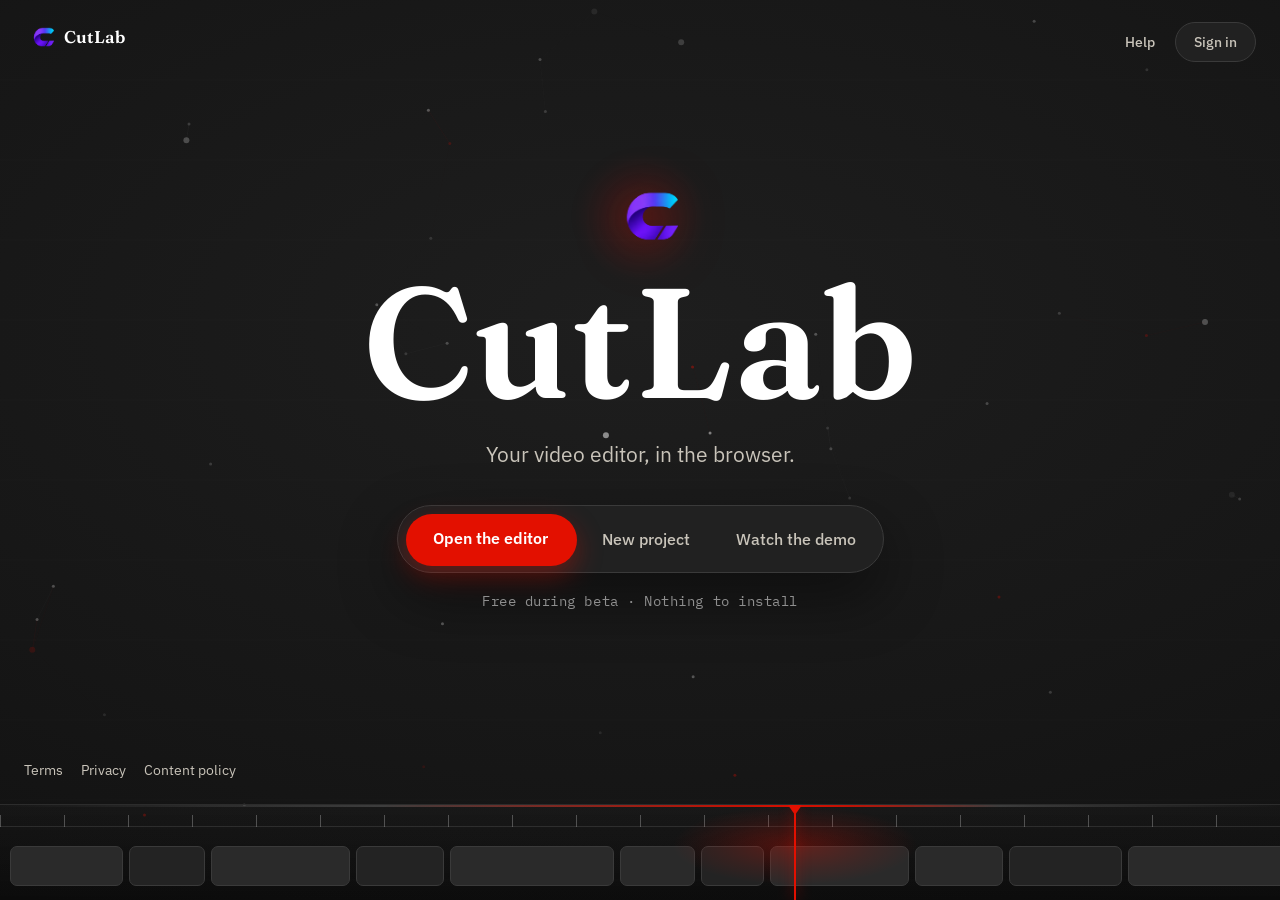
<file: landing/index.html>
<!DOCTYPE html>
<html lang="en">
<head>
<meta charset="utf-8">
<meta name="viewport" content="width=device-width, initial-scale=1">
<title>CutLab — your video editor, in the browser</title>
<meta name="description" content="CutLab is a timeline video editor that runs in your browser. Editing stays light on your machine; proxies, analysis and final renders run on the CutLab server or on your own Muse. Free during beta.">
<link rel="icon" href="assets/logo-mark.png">
<link rel="preload" href="assets/fonts/fraunces-600.woff2" as="font" type="font/woff2" crossorigin>
<link rel="stylesheet" href="assets/site.css">
</head>
<body class="startpage">

<!-- COMBINED PASS 2026-11-06: this page is our previous start page
     with the remake's effects grafted on (user: "i like [the previous]
     section but i want those effects"). The canvas behind the brand
     runs the remake's InteractiveBackdrop behaviour — scan lines,
     dashed red cursor beam, pulse ring, particles drawn to the
     cursor. Painted by the effects script at the foot; reduced-motion
     gets one static frame, no beam. -->
<canvas id="sp-field" aria-hidden="true"></canvas>

<!-- Start page: one viewport, no scroll. Corners minimal, centre is the
     brand on its action bar, and the base is a lit timeline horizon. -->

<div class="sp-corner sp-tl sp-rise">
  <img src="assets/logo-mark.png" alt="CutLab logo">
  <span>CutLab</span>
</div>

<nav class="sp-corner sp-tr sp-rise" aria-label="Main">
  <a href="help/">Help</a>
  <a class="sp-signin" href="../">Sign in</a>
</nav>

<main class="sp-centre">
  <span class="sp-mark-wrap sp-rise"><span class="sp-halo" aria-hidden="true"></span><img class="sp-mark" src="assets/logo-mark.png" alt="CutLab logo" width="76" height="76"></span>
  <h1 class="sp-word sp-rise">CutLab</h1>
  <p class="sp-line sp-rise">Your video editor, in the browser.</p>

  <div class="sp-bar sp-rise" role="group" aria-label="Start">
    <span class="sp-seg" aria-hidden="true"></span>
    <a class="sp-primary" href="../">Open the editor</a>
    <a class="sp-quiet" href="../#new">New project</a>
    <button class="sp-quiet" type="button" id="demoOpen">Watch the demo</button>
  </div>
  <p class="sp-sub sp-rise">Free during beta &middot; Nothing to install</p>
</main>

<div class="sp-corner sp-bl sp-rise">
  <nav aria-label="Legal">
    <a href="legal/terms.html">Terms</a>
    <a href="legal/privacy.html">Privacy</a>
    <a href="legal/content-policy.html">Content policy</a>
  </nav>
</div>


<!-- THE BASE: a timeline horizon. Ruler ticks and clip blocks run the full
     width; the light concentrates at one Signal Red playhead. -->
<div class="sp-base" aria-hidden="true">
  <div class="sp-horizon"></div>
  <div class="sp-ruler"></div>
  <div class="sp-clips">
    <span class="k w1"></span><span class="k w2 alt"></span><span class="k w3"></span>
    <span class="k w4 alt"></span><span class="k w5"></span><span class="k w2"></span>
    <span class="k w6 alt"></span><span class="k w3"></span><span class="k w4"></span>
    <span class="k w1 alt"></span><span class="k w5"></span><span class="k w3 alt"></span>
  </div>
  <div class="sp-playhead"><span class="sp-glow"></span></div>
</div>

<!-- Demo overlay player (scroll-free) -->
<div class="sp-modal" id="demoModal" hidden role="dialog" aria-modal="true" aria-label="CutLab demo video">
  <div class="sp-modal-card">
    <button class="sp-modal-close" type="button" id="demoClose" aria-label="Close demo">&times;</button>
    <video id="demoVideo" controls preload="none" poster="assets/demo-poster.jpg" width="1920" height="1080">
      <source src="assets/demo.mp4" type="video/mp4">
    </video>
    <p>The editor as it ships today &mdash; 52 seconds, narrated. A real project, a prompt edit, a server render.</p>
  </div>
</div>

<script>
(function () {
  var modal = document.getElementById('demoModal');
  var openBtn = document.getElementById('demoOpen');
  var closeBtn = document.getElementById('demoClose');
  var video = document.getElementById('demoVideo');
  if (!modal || !openBtn || !closeBtn || !video) return;

  function open() {
    modal.hidden = false;
    closeBtn.focus();
    var p = video.play();
    if (p && p.catch) p.catch(function () { /* user can press play */ });
  }
  function close() {
    video.pause();
    modal.hidden = true;
    openBtn.focus();
  }
  openBtn.addEventListener('click', open);
  closeBtn.addEventListener('click', close);
  modal.addEventListener('click', function (e) { if (e.target === modal) close(); });
  document.addEventListener('keydown', function (e) {
    if (e.key === 'Escape' && !modal.hidden) close();
  });
})();
</script>

<script>
/* COMBINED EFFECTS 2026-11-06 — the remake's effects on our start page.
 *
 * 1) BACKDROP: the remake's InteractiveBackdrop, values verbatim —
 *    scan lines every 80px, the dashed Signal Red cursor beam with
 *    lerp smoothing (0.08), pulse ring + red dot at the cursor,
 *    keyframe particles attracted to the cursor within 180px and
 *    brightening near it, links under 110px, ~12% red particles.
 * 2) TIMELINE HORIZON: the red playhead needle follows the mouse X
 *    like his TimelineHorizon (clamped 1–99%), smoothed; the horizon
 *    light band re-anchors on the needle so the glow travels with it.
 * 3) THE RADIO: the action bar's red segment slides between actions
 *    on his SegmentedToggle spring (stiffness 450, damping 32),
 *    following hover/focus and settling back on "Open the editor".
 *    Clicks are untouched — every action still does its real job.
 * Reduced motion: one static backdrop frame (no beam, no loop),
 * playhead parked at its rest position, segment moves instantly. */
(function () {
  var reduced = window.matchMedia('(prefers-reduced-motion: reduce)').matches;

  /* ---------- shared mouse state (his lerp model) ---------- */
  var mouse = {
    x: window.innerWidth / 2, y: window.innerHeight / 2,
    targetX: window.innerWidth / 2, targetY: window.innerHeight / 2,
    isHovered: false
  };
  if (!reduced) {
    window.addEventListener('mousemove', function (e) {
      /* Chromium fires one synthetic mousemove at (0,0) when a page
         activates — it is not the visitor's cursor; ignore it so the
         beam and needle stay parked until a real move arrives. */
      if (e.clientX === 0 && e.clientY === 0 && !mouse.isHovered) return;
      mouse.targetX = e.clientX;
      mouse.targetY = e.clientY;
      mouse.isHovered = true;
    });
    document.body.addEventListener('mouseleave', function () {
      mouse.isHovered = false;
      mouse.targetX = window.innerWidth / 2;
      mouse.targetY = window.innerHeight / 2;
    });
  }

  /* ---------- 1) backdrop ---------- */
  var canvas = document.getElementById('sp-field');
  var ctx = canvas && canvas.getContext ? canvas.getContext('2d') : null;
  var W = 0, H = 0, particles = [];
  function seedBackdrop() {
    W = canvas.width = window.innerWidth;
    H = canvas.height = window.innerHeight;
    var count = Math.min(50, Math.floor(W / 30));
    particles = [];
    for (var i = 0; i < count; i++) {
      particles.push({
        x: Math.random() * W, y: Math.random() * H,
        vx: (Math.random() - 0.5) * 0.4, vy: (Math.random() - 0.5) * 0.4,
        size: Math.random() < 0.15 ? 3 : 1.5,
        baseAlpha: Math.random() * 0.35 + 0.1,
        alpha: 0.2,
        isRed: Math.random() < 0.12
      });
    }
  }
  function drawBackdrop() {
    mouse.x += (mouse.targetX - mouse.x) * 0.08;
    mouse.y += (mouse.targetY - mouse.y) * 0.08;
    ctx.clearRect(0, 0, W, H);

    /* scan lines */
    ctx.strokeStyle = 'rgba(58, 58, 58, 0.18)';
    ctx.lineWidth = 1;
    var step = 80;
    for (var y = step; y < H; y += step) {
      ctx.beginPath();
      ctx.moveTo(0, y);
      ctx.lineTo(W, y);
      ctx.stroke();
    }

    /* cursor beam + pulse */
    if (mouse.isHovered) {
      ctx.beginPath();
      ctx.strokeStyle = 'rgba(227, 16, 0, 0.25)';
      ctx.lineWidth = 1;
      ctx.setLineDash([4, 4]);
      ctx.moveTo(mouse.x, 0);
      ctx.lineTo(mouse.x, H);
      ctx.stroke();
      ctx.setLineDash([]);

      ctx.beginPath();
      ctx.arc(mouse.x, mouse.y, 45, 0, Math.PI * 2);
      ctx.strokeStyle = 'rgba(227, 16, 0, 0.15)';
      ctx.stroke();

      ctx.beginPath();
      ctx.arc(mouse.x, mouse.y, 3, 0, Math.PI * 2);
      ctx.fillStyle = '#E31000';
      ctx.fill();
    }

    /* particles */
    for (var i = 0; i < particles.length; i++) {
      var p = particles[i];
      p.x += p.vx;
      p.y += p.vy;
      if (p.x < 0) p.x = W;
      if (p.x > W) p.x = 0;
      if (p.y < 0) p.y = H;
      if (p.y > H) p.y = 0;

      var dx = mouse.x - p.x;
      var dy = mouse.y - p.y;
      var dist = Math.sqrt(dx * dx + dy * dy);
      if (dist < 180) {
        var force = (1 - dist / 180) * 0.02;
        p.x += dx * force;
        p.y += dy * force;
        p.alpha = Math.min(0.9, p.baseAlpha + (1 - dist / 180) * 0.6);
      } else {
        p.alpha = p.baseAlpha;
      }

      ctx.beginPath();
      ctx.arc(p.x, p.y, p.size, 0, Math.PI * 2);
      ctx.fillStyle = p.isRed
        ? 'rgba(227, 16, 0, ' + p.alpha + ')'
        : 'rgba(236, 236, 236, ' + p.alpha + ')';
      ctx.fill();

      for (var j = i + 1; j < particles.length; j++) {
        var p2 = particles[j];
        var cdx = p.x - p2.x;
        var cdy = p.y - p2.y;
        var cdist = Math.sqrt(cdx * cdx + cdy * cdy);
        if (cdist < 110) {
          ctx.beginPath();
          ctx.moveTo(p.x, p.y);
          ctx.lineTo(p2.x, p2.y);
          ctx.strokeStyle = (p.isRed || p2.isRed)
            ? 'rgba(227, 16, 0, ' + (0.12 * (1 - cdist / 110)) + ')'
            : 'rgba(168, 168, 168, ' + (0.1 * (1 - cdist / 110)) + ')';
          ctx.lineWidth = 0.75;
          ctx.stroke();
        }
      }
    }
  }

  /* ---------- 2) timeline playhead ---------- */
  var playhead = document.querySelector('.sp-playhead');
  var horizon = document.querySelector('.sp-horizon');
  var needle = 62, needleShown = -1; /* rest position, matches the CSS */
  function drawNeedle(dt) {
    var target = Math.max(1, Math.min(99, (mouse.targetX / window.innerWidth) * 100));
    if (!mouse.isHovered) target = needle; /* park at last position */
    var k = 1 - Math.exp(-dt / 0.075); /* his 75ms smoothing */
    needle += (target - needle) * k;
    if (Math.abs(needle - needleShown) < 0.02) return;
    needleShown = needle;
    if (playhead) playhead.style.left = needle + '%';
    if (horizon) {
      var p = needle;
      function c(v) { return Math.max(0, Math.min(100, v)); }
      horizon.style.background =
        'linear-gradient(to right,' +
        ' rgba(192,192,192,0) 0%,' +
        ' rgba(192,192,192,0.22) ' + c(p - 32) + '%,' +
        ' rgba(227,16,0,0.85) ' + c(p - 4) + '%,' +
        ' rgba(227,16,0,0.95) ' + c(p) + '%,' +
        ' rgba(227,16,0,0.85) ' + c(p + 4) + '%,' +
        ' rgba(192,192,192,0.22) ' + c(p + 16) + '%,' +
        ' rgba(192,192,192,0) 100%)';
    }
  }

  /* ---------- 3) the radio (sliding red segment) ---------- */
  var bar = document.querySelector('.sp-bar');
  var seg = document.querySelector('.sp-seg');
  var primary = document.querySelector('.sp-primary');
  var segTarget = primary;
  var segState = null; /* {x,y,w,h,vx,vy,vw,vh} */
  function targetRect() {
    if (!bar || !segTarget) return null;
    var b = bar.getBoundingClientRect();
    var r = segTarget.getBoundingClientRect();
    return { x: r.left - b.left, y: r.top - b.top, w: r.width, h: r.height };
  }
  function paintSeg(s) {
    seg.style.left = s.x + 'px';
    seg.style.top = s.y + 'px';
    seg.style.width = s.w + 'px';
    seg.style.height = s.h + 'px';
    seg.style.opacity = '1';
  }
  function setTarget(item) {
    if (!item || item === segTarget && segState) { segTarget = item; markOn(); return; }
    segTarget = item;
    markOn();
    if (reduced) { var r = targetRect(); if (r) { segState = { x: r.x, y: r.y, w: r.w, h: r.h, vx: 0, vy: 0, vw: 0, vh: 0 }; paintSeg(segState); } }
  }
  function markOn() {
    var items = bar ? bar.querySelectorAll('.sp-primary, .sp-quiet') : [];
    for (var i = 0; i < items.length; i++) {
      if (items[i] === segTarget) items[i].classList.add('sp-on');
      else items[i].classList.remove('sp-on');
    }
  }
  function springSeg(dt) {
    var r = targetRect();
    if (!r) return;
    if (!segState) {
      segState = { x: r.x, y: r.y, w: r.w, h: r.h, vx: 0, vy: 0, vw: 0, vh: 0 };
      paintSeg(segState);
      return;
    }
    var K = 450, C = 32; /* his SegmentedToggle spring */
    var keys = ['x', 'y', 'w', 'h'];
    for (var i = 0; i < keys.length; i++) {
      var key = keys[i], vkey = 'v' + key;
      var a = K * (r[key] - segState[key]) - C * segState[vkey];
      segState[vkey] += a * dt;
      segState[key] += segState[vkey] * dt;
    }
    paintSeg(segState);
  }
  if (bar && seg && primary) {
    bar.classList.add('sp-live');
    var items = bar.querySelectorAll('.sp-primary, .sp-quiet');
    for (var i = 0; i < items.length; i++) {
      items[i].addEventListener('pointerenter', function () { setTarget(this); });
      items[i].addEventListener('focus', function () { setTarget(this); });
    }
    bar.addEventListener('pointerleave', function () { setTarget(primary); });
    bar.addEventListener('focusout', function (e) {
      if (!bar.contains(e.relatedTarget)) setTarget(primary);
    });
    markOn();
  }

  /* ---------- shared loop ---------- */
  var last = 0;
  function frame(ts) {
    var dt = Math.min(0.033, last ? (ts - last) / 1000 : 0.016);
    last = ts;
    if (ctx) drawBackdrop();
    drawNeedle(dt);
    if (bar && seg) springSeg(dt);
    requestAnimationFrame(frame);
  }
  function init() {
    if (ctx) {
      seedBackdrop();
      if (reduced) { drawBackdrop(); }
    }
    if (reduced) {
      var r = targetRect();
      if (r && seg) { segState = { x: r.x, y: r.y, w: r.w, h: r.h, vx: 0, vy: 0, vw: 0, vh: 0 }; paintSeg(segState); }
    } else {
      requestAnimationFrame(frame);
    }
  }
  var resizeTimer = 0;
  window.addEventListener('resize', function () {
    clearTimeout(resizeTimer);
    resizeTimer = setTimeout(function () {
      if (ctx) { W = canvas.width = window.innerWidth; H = canvas.height = window.innerHeight; if (reduced) drawBackdrop(); }
      segState = null; /* re-snap the segment on the next frame */
      needleShown = -1;
    }, 160);
  });
  if (document.readyState === 'complete') init();
  else window.addEventListener('load', init);
})();
</script>

</body>
</html>
</file>
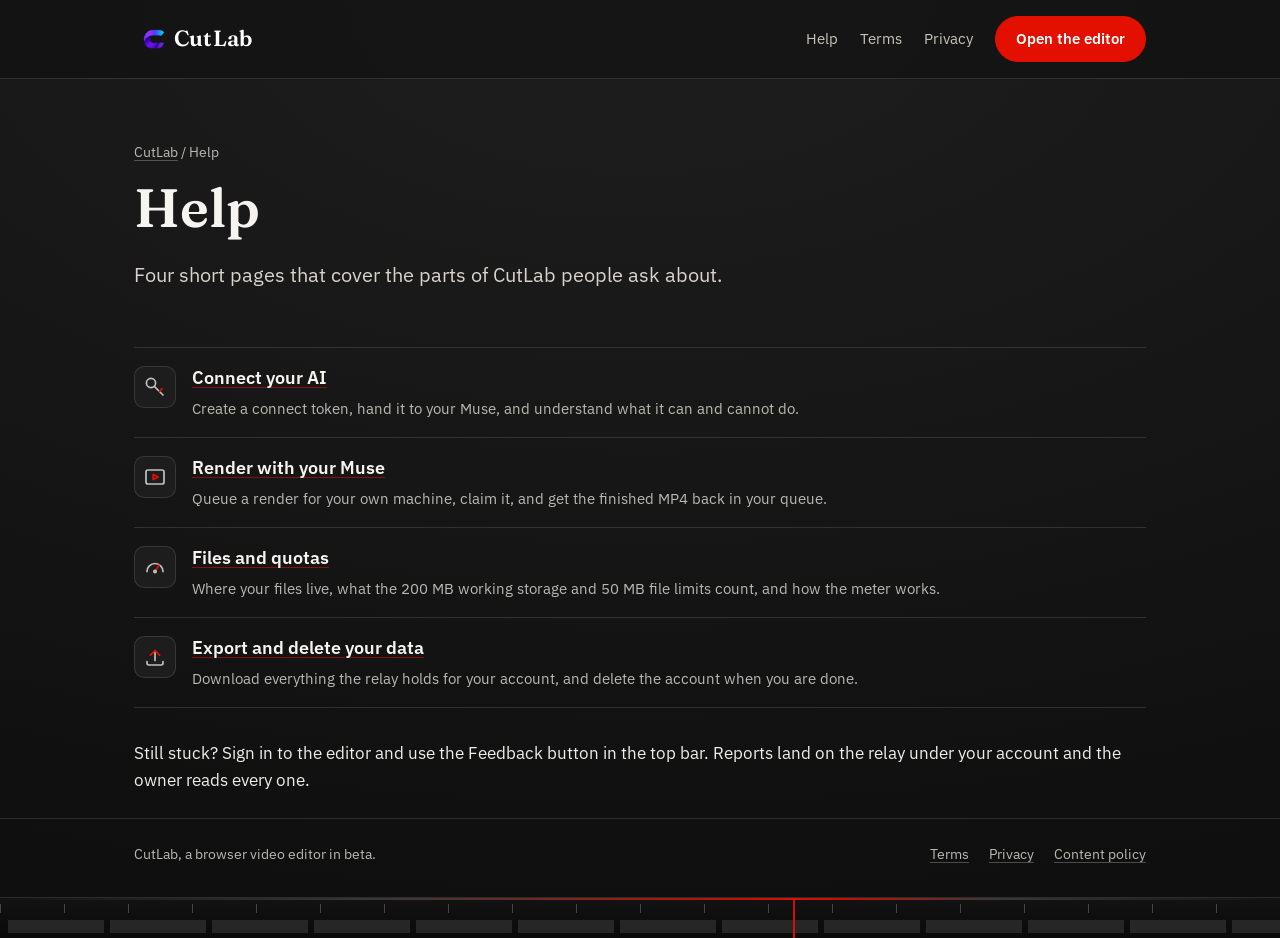
<file: landing/help/index.html>
<!DOCTYPE html>
<html lang="en">
<head>
<meta charset="utf-8">
<meta name="viewport" content="width=device-width, initial-scale=1">
<title>Help: CutLab</title>
<meta name="description" content="CutLab help: connect your AI, render with your Muse, files and quotas, and how to export or delete your data.">
<link rel="icon" href="../assets/logo-mark.png">
<link rel="stylesheet" href="../assets/site.css">
</head>
<body>

<header class="site">
  <div class="wrap">
    <a class="brand" href="../"><img src="../assets/logo-mark.png" alt="CutLab logo"><span>CutLab</span></a>
    <nav class="main" aria-label="Main">
      <a href="./">Help</a>
      <a href="../legal/terms.html">Terms</a>
      <a href="../legal/privacy.html">Privacy</a>
      <a class="btn" href="../../">Open the editor</a>
    </nav>
  </div>
</header>

<main class="wrap">
  <div class="page-head">
    <p class="crumb"><a href="../">CutLab</a> / Help</p>
    <h1>Help</h1>
    <p class="lede">Four short pages that cover the parts of CutLab people ask about.</p>
  </div>

  <ul class="help-list">
    <li>
      <span class="help-ico" aria-hidden="true"><svg width="24" height="24" viewBox="0 0 24 24" fill="none" stroke="#c0c0c0" stroke-width="1.7" stroke-linecap="round" stroke-linejoin="round"><circle cx="8" cy="8" r="4.6"/><path d="M11.3 11.3 20 20"/><path d="M16.4 16.4l2.7-2.7" stroke="#e31000"/></svg></span>
      <div>
        <a href="connect-your-ai.html">Connect your AI</a>
        <p>Create a connect token, hand it to your Muse, and understand what it can and cannot do.</p>
      </div>
    </li>
    <li>
      <span class="help-ico" aria-hidden="true"><svg width="24" height="24" viewBox="0 0 24 24" fill="none" stroke="#c0c0c0" stroke-width="1.7" stroke-linecap="round" stroke-linejoin="round"><rect x="3" y="5" width="18" height="14" rx="2"/><path d="M10.2 9.4 15 12l-4.8 2.6z" stroke="#e31000"/></svg></span>
      <div>
        <a href="render-with-your-claude.html">Render with your Muse</a>
        <p>Queue a render for your own machine, claim it, and get the finished MP4 back in your queue.</p>
      </div>
    </li>
    <li>
      <span class="help-ico" aria-hidden="true"><svg width="24" height="24" viewBox="0 0 24 24" fill="none" stroke="#c0c0c0" stroke-width="1.7" stroke-linecap="round" stroke-linejoin="round"><path d="M4 16.5a8 8 0 0 1 16 0"/><path d="M12 16.5 15.9 10.2" stroke="#e31000"/><circle cx="12" cy="16.5" r="1.2"/></svg></span>
      <div>
        <a href="files-and-quotas.html">Files and quotas</a>
        <p>Where your files live, what the 200 MB working storage and 50 MB file limits count, and how the meter works.</p>
      </div>
    </li>
    <li>
      <span class="help-ico" aria-hidden="true"><svg width="24" height="24" viewBox="0 0 24 24" fill="none" stroke="#c0c0c0" stroke-width="1.7" stroke-linecap="round" stroke-linejoin="round"><path d="M12 15.5v-9.5"/><path d="M7.4 10.2 12 5.6l4.6 4.6" stroke="#e31000"/><path d="M4 16.5v1.6A1.9 1.9 0 0 0 5.9 20h12.2a1.9 1.9 0 0 0 1.9-1.9v-1.6"/></svg></span>
      <div>
        <a href="export-and-delete.html">Export and delete your data</a>
        <p>Download everything the relay holds for your account, and delete the account when you are done.</p>
      </div>
    </li>
  </ul>

  <p style="margin-top:32px">
    Still stuck? Sign in to the editor and use the Feedback button in the top bar. Reports
    land on the relay under your account and the owner reads every one.
  </p>
</main>

<footer class="site">
  <div class="wrap">
    <span>CutLab, a browser video editor in beta.</span>
    <nav aria-label="Legal">
      <a href="../legal/terms.html">Terms</a>
      <a href="../legal/privacy.html">Privacy</a>
      <a href="../legal/content-policy.html">Content policy</a>
    </nav>
  </div>
</footer>

</body>
</html>
</file>
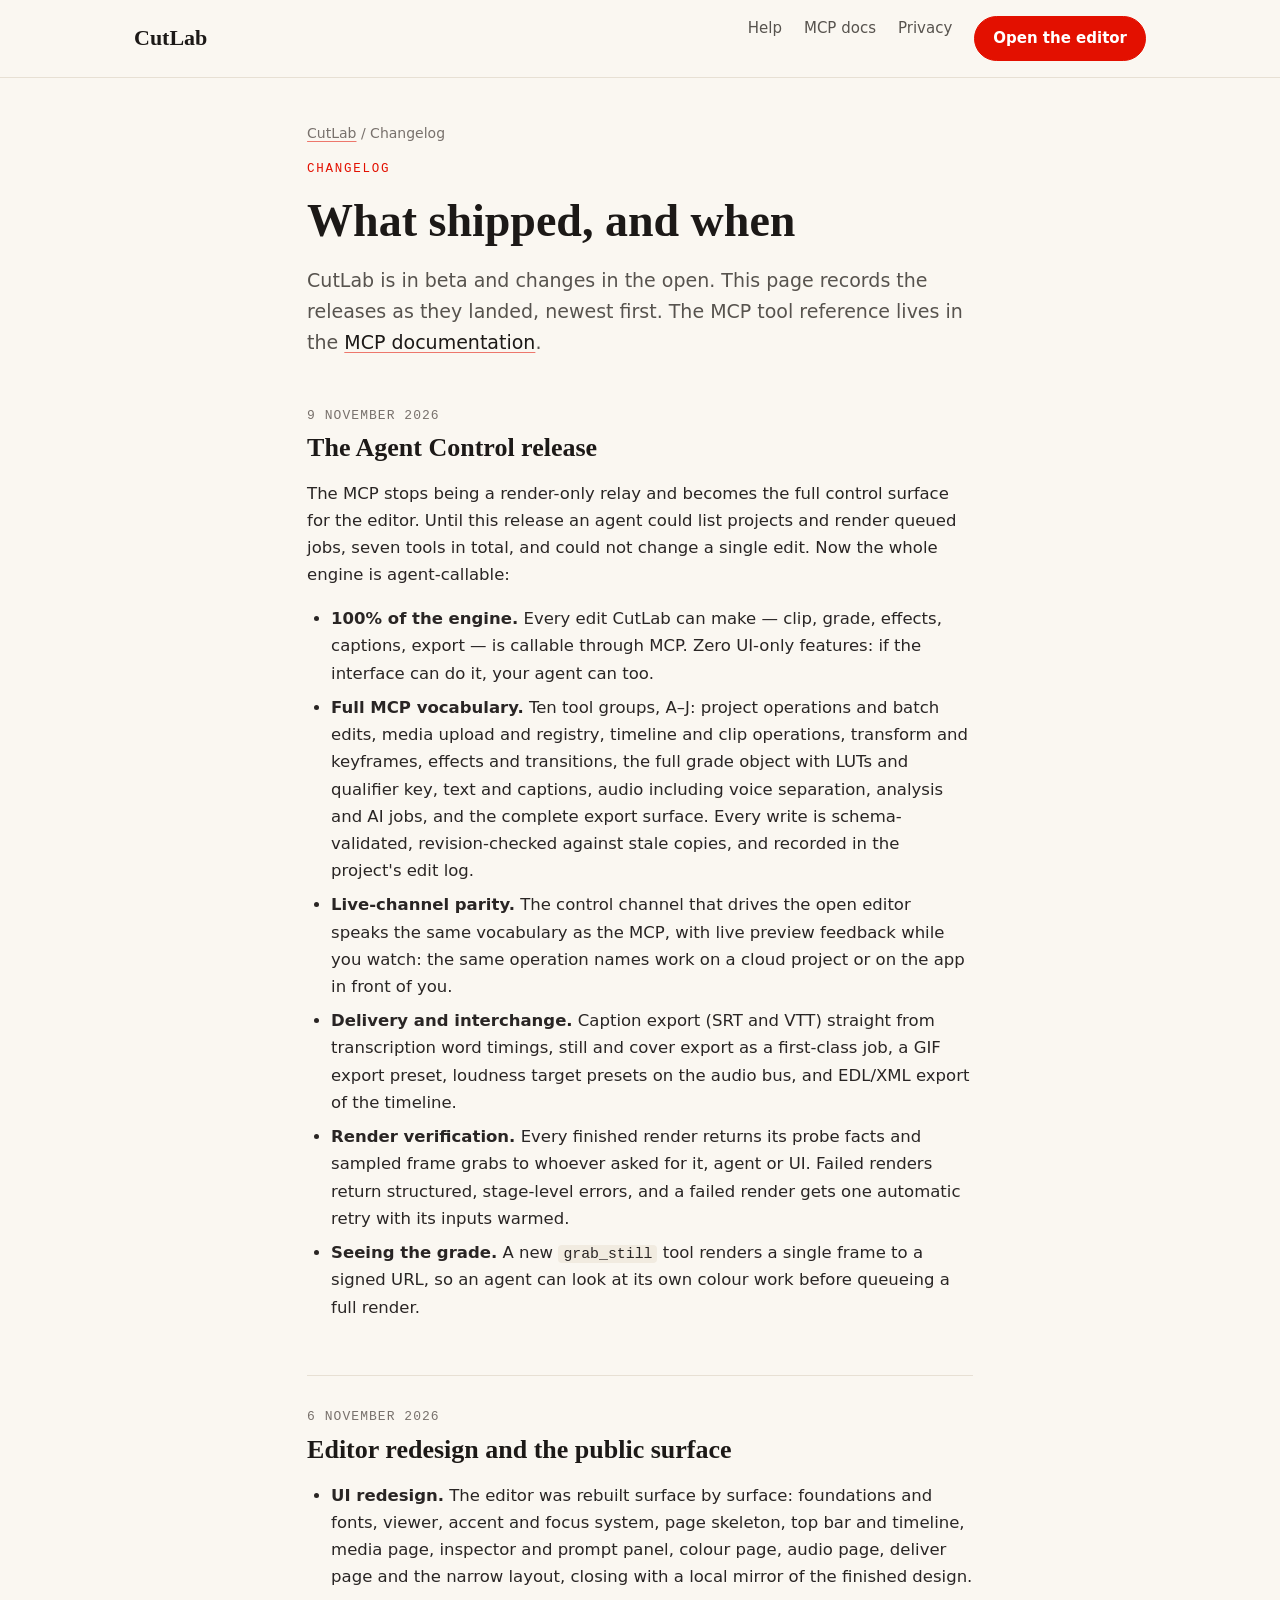
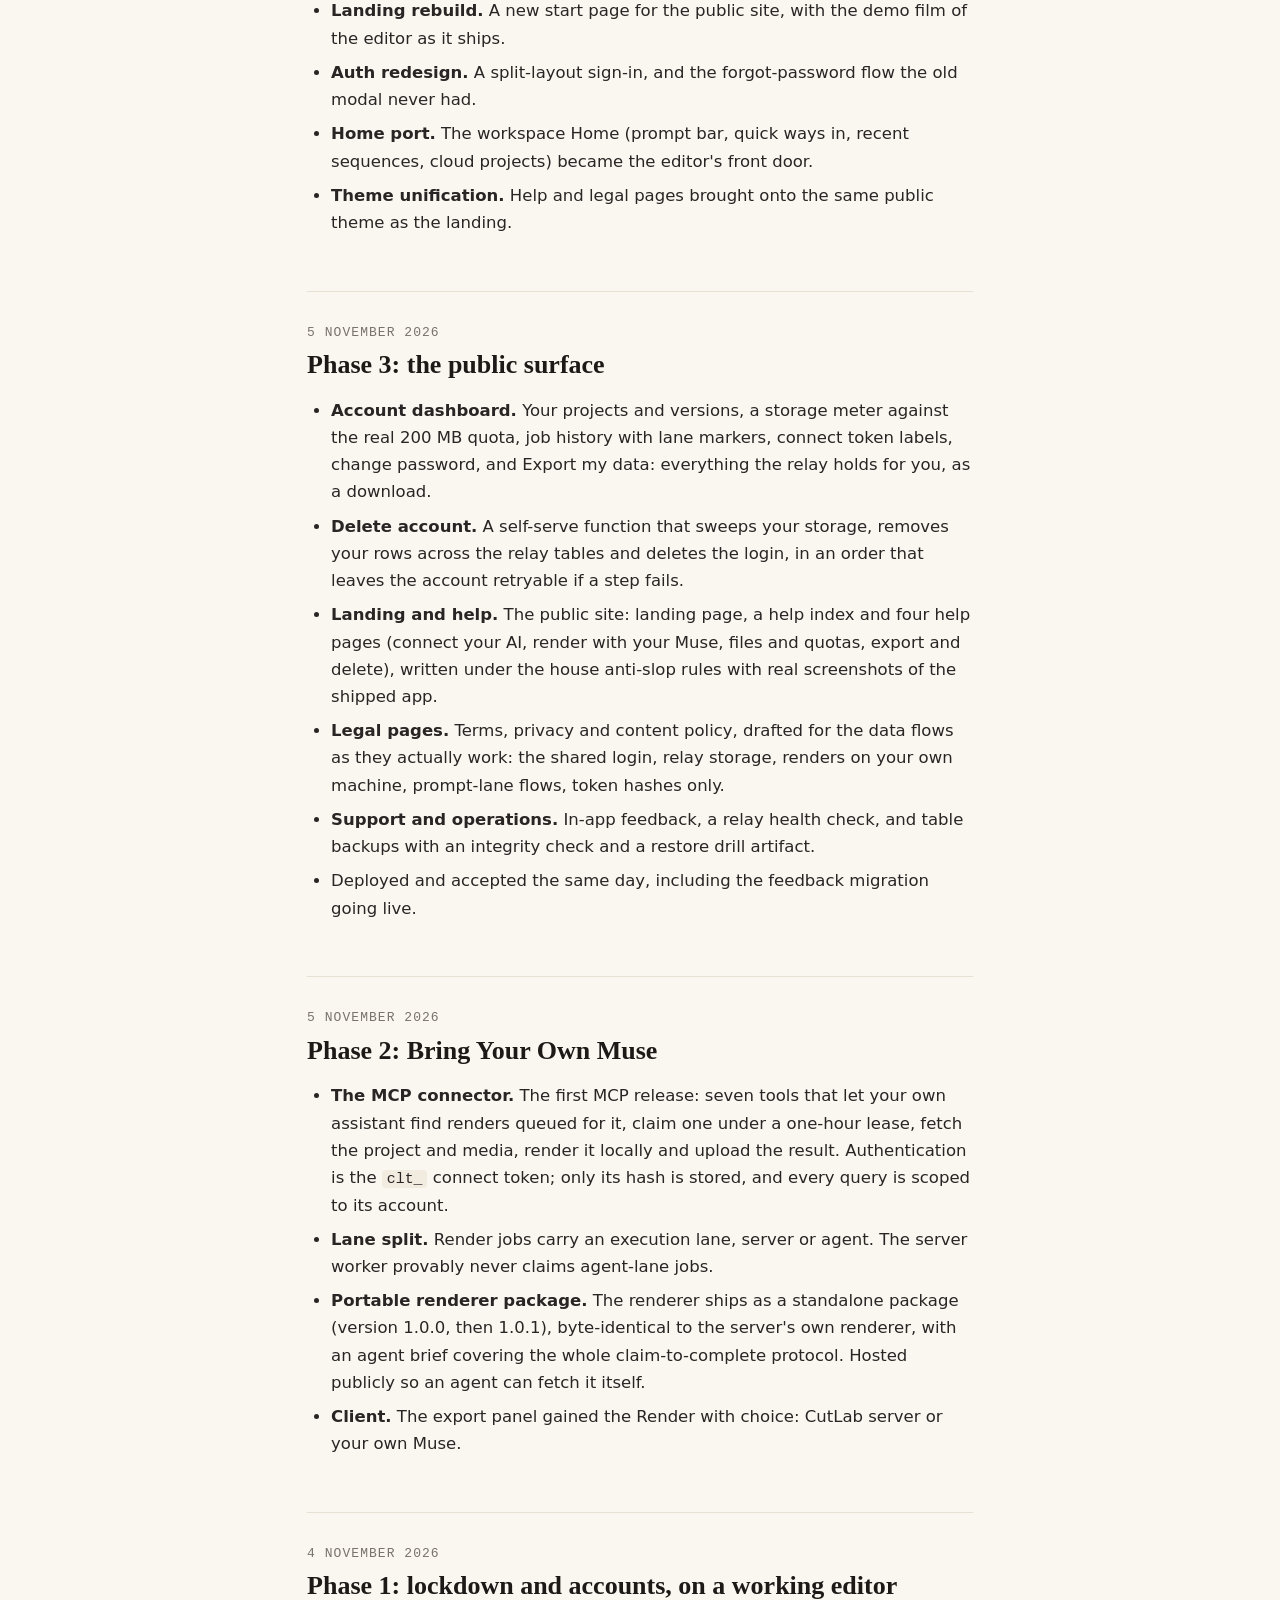
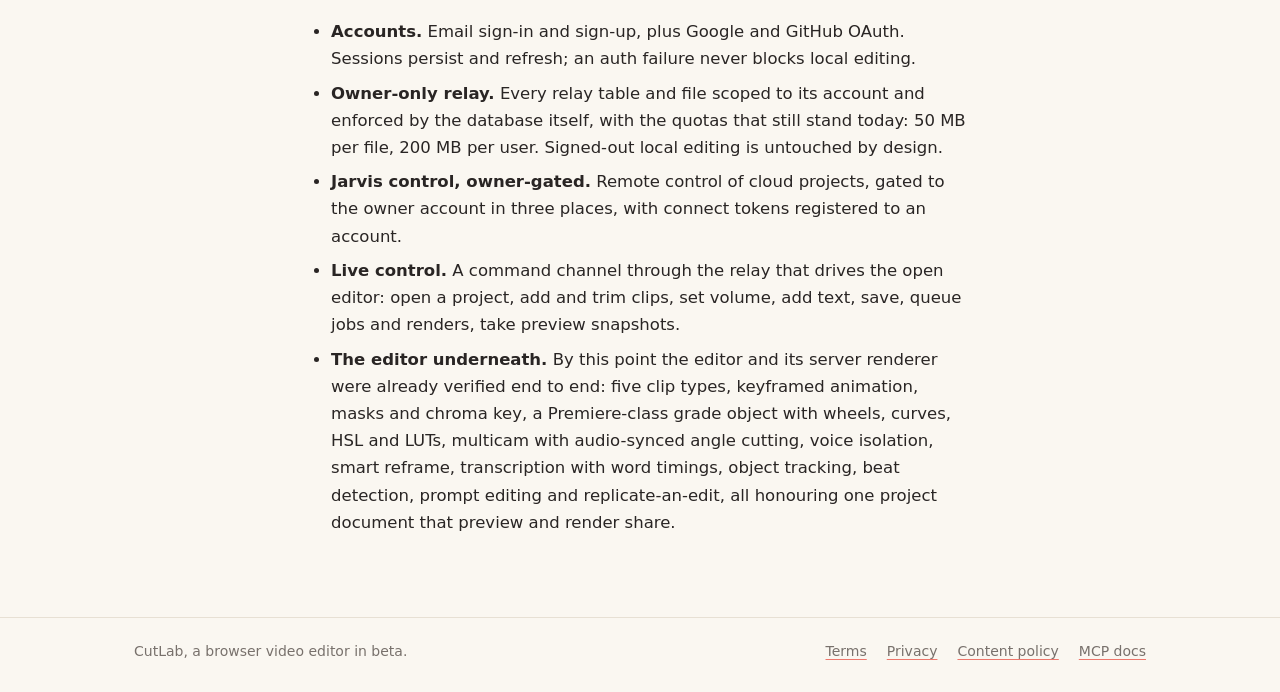
<file: changelog.html>
<!DOCTYPE html>
<html lang="en">
<head>
<meta charset="utf-8">
<meta name="viewport" content="width=device-width, initial-scale=1">
<title>Changelog: CutLab</title>
<meta name="description" content="CutLab changelog: the Agent Control release of 9 November 2026, and the shipped history before it: the public surface, Bring Your Own Muse, accounts and lockdown, and the editor itself.">
<link rel="icon" type="image/png" sizes="32x32" href="favicon-32.png">
<style>
  :root{
    --bg:#FAF7F1; --surface:#FFFFFF; --ink:#1C1917; --body:#292524;
    --secondary:#57534E; --muted:#78716C; --hairline:#E7E0D4;
    --accent:#E31000; --accent-dark:#B50D00; --code-bg:#F1EBE0;
  }
  *{box-sizing:border-box}
  html{scroll-behavior:smooth}
  body{margin:0;background:var(--bg);color:var(--body);
    font-family:system-ui,-apple-system,"Segoe UI",Roboto,sans-serif;
    font-size:16.5px;line-height:1.65}
  a{color:var(--ink);text-decoration-color:rgba(227,16,0,.55);text-underline-offset:3px}
  a:hover{color:#000;text-decoration-color:var(--accent)}
  a:focus-visible{outline:2px solid var(--accent);outline-offset:2px}
  .wrap{max-width:1060px;margin:0 auto;padding:0 24px}
  header.site{border-bottom:1px solid var(--hairline);background:var(--bg)}
  header.site .wrap{display:flex;align-items:center;gap:28px;padding-top:16px;padding-bottom:16px;flex-wrap:wrap}
  .brand{font-family:Georgia,"Times New Roman",serif;font-weight:600;font-size:22px;color:var(--ink);text-decoration:none}
  nav.main{margin-left:auto;display:flex;gap:22px;font-size:15px;flex-wrap:wrap}
  nav.main a{color:var(--secondary);text-decoration:none}
  nav.main a:hover{color:var(--ink);text-decoration:underline;text-decoration-color:var(--accent)}
  nav.main a.btn{color:#fff}
  .btn{display:inline-block;padding:9px 18px;border-radius:999px;border:1px solid var(--accent);
    background:var(--accent);color:#fff;font-weight:600;font-size:15px;text-decoration:none}
  .btn:hover{background:var(--accent-dark);border-color:var(--accent-dark);color:#fff}
  h1,h2{font-family:Georgia,"Times New Roman",serif;font-weight:600;line-height:1.2;color:var(--ink)}
  h1{font-size:clamp(32px,5vw,46px);margin:0 0 16px}
  h2{font-size:26px;margin:0 0 10px}
  .eyebrow{font-family:ui-monospace,Consolas,monospace;font-size:12.5px;letter-spacing:.14em;
    text-transform:uppercase;color:var(--accent);margin:0 0 14px}
  .lede{font-size:19px;color:var(--secondary);max-width:40em;margin:0}
  .page-head{padding:44px 0 8px}
  .crumb{font-size:14px;color:var(--muted);margin:0 0 14px}
  .crumb a{color:var(--muted)}
  .prose{max-width:68ch;padding-bottom:24px}
  .prose p,.prose li{max-width:44em}
  ul{padding-left:24px}
  li{margin-bottom:7px}
  code{font-family:ui-monospace,Consolas,monospace;font-size:.9em;background:var(--code-bg);
    padding:1px 5px;border-radius:4px;overflow-wrap:anywhere}
  .entry{border-top:1px solid var(--hairline);padding:30px 0 8px;margin-top:30px}
  .entry:first-of-type{border-top:none;margin-top:8px}
  .date{font-family:ui-monospace,Consolas,monospace;font-size:13px;letter-spacing:.08em;
    text-transform:uppercase;color:var(--muted);margin:0 0 6px}
  footer.site{border-top:1px solid var(--hairline);margin-top:32px}
  footer.site .wrap{display:flex;flex-wrap:wrap;gap:10px 28px;align-items:baseline;
    padding-top:22px;padding-bottom:30px;font-size:14px;color:var(--muted)}
  footer.site nav{display:flex;gap:20px;margin-left:auto;flex-wrap:wrap}
  footer.site a{color:var(--muted)}
  footer.site a:hover{color:var(--ink)}
  @media (prefers-reduced-motion:reduce){html{scroll-behavior:auto}}
</style>
</head>
<body>

<header class="site">
  <div class="wrap">
    <a class="brand" href="./">CutLab</a>
    <nav class="main" aria-label="Main">
      <a href="landing/help/">Help</a>
      <a href="mcp-docs.html">MCP docs</a>
      <a href="landing/legal/privacy.html">Privacy</a>
      <a class="btn" href="./">Open the editor</a>
    </nav>
  </div>
</header>

<main class="wrap prose">
  <div class="page-head">
    <p class="crumb"><a href="./">CutLab</a> / Changelog</p>
    <p class="eyebrow">Changelog</p>
    <h1>What shipped, and when</h1>
    <p class="lede">
      CutLab is in beta and changes in the open. This page records the releases
      as they landed, newest first. The MCP tool reference lives in the
      <a href="mcp-docs.html">MCP documentation</a>.
    </p>
  </div>

  <section class="entry">
    <p class="date">9 November 2026</p>
    <h2>The Agent Control release</h2>
    <p>
      The MCP stops being a render-only relay and becomes the full control
      surface for the editor. Until this release an agent could list projects
      and render queued jobs, seven tools in total, and could not change a
      single edit. Now the whole engine is agent-callable:
    </p>
    <ul>
      <li><strong>100% of the engine.</strong> Every edit CutLab can make — clip, grade, effects, captions, export — is callable through MCP. Zero UI-only features: if the interface can do it, your agent can too.</li>
      <li><strong>Full MCP vocabulary.</strong> Ten tool groups, A–J: project operations and batch edits, media upload and registry, timeline and clip operations, transform and keyframes, effects and transitions, the full grade object with LUTs and qualifier key, text and captions, audio including voice separation, analysis and AI jobs, and the complete export surface. Every write is schema-validated, revision-checked against stale copies, and recorded in the project's edit log.</li>
      <li><strong>Live-channel parity.</strong> The control channel that drives the open editor speaks the same vocabulary as the MCP, with live preview feedback while you watch: the same operation names work on a cloud project or on the app in front of you.</li>
      <li><strong>Delivery and interchange.</strong> Caption export (SRT and VTT) straight from transcription word timings, still and cover export as a first-class job, a GIF export preset, loudness target presets on the audio bus, and EDL/XML export of the timeline.</li>
      <li><strong>Render verification.</strong> Every finished render returns its probe facts and sampled frame grabs to whoever asked for it, agent or UI. Failed renders return structured, stage-level errors, and a failed render gets one automatic retry with its inputs warmed.</li>
      <li><strong>Seeing the grade.</strong> A new <code>grab_still</code> tool renders a single frame to a signed URL, so an agent can look at its own colour work before queueing a full render.</li>
    </ul>
  </section>

  <section class="entry">
    <p class="date">6 November 2026</p>
    <h2>Editor redesign and the public surface</h2>
    <ul>
      <li><strong>UI redesign.</strong> The editor was rebuilt surface by surface: foundations and fonts, viewer, accent and focus system, page skeleton, top bar and timeline, media page, inspector and prompt panel, colour page, audio page, deliver page and the narrow layout, closing with a local mirror of the finished design.</li>
      <li><strong>Landing rebuild.</strong> A new start page for the public site, with the demo film of the editor as it ships.</li>
      <li><strong>Auth redesign.</strong> A split-layout sign-in, and the forgot-password flow the old modal never had.</li>
      <li><strong>Home port.</strong> The workspace Home (prompt bar, quick ways in, recent sequences, cloud projects) became the editor's front door.</li>
      <li><strong>Theme unification.</strong> Help and legal pages brought onto the same public theme as the landing.</li>
    </ul>
  </section>

  <section class="entry">
    <p class="date">5 November 2026</p>
    <h2>Phase 3: the public surface</h2>
    <ul>
      <li><strong>Account dashboard.</strong> Your projects and versions, a storage meter against the real 200 MB quota, job history with lane markers, connect token labels, change password, and Export my data: everything the relay holds for you, as a download.</li>
      <li><strong>Delete account.</strong> A self-serve function that sweeps your storage, removes your rows across the relay tables and deletes the login, in an order that leaves the account retryable if a step fails.</li>
      <li><strong>Landing and help.</strong> The public site: landing page, a help index and four help pages (connect your AI, render with your Muse, files and quotas, export and delete), written under the house anti-slop rules with real screenshots of the shipped app.</li>
      <li><strong>Legal pages.</strong> Terms, privacy and content policy, drafted for the data flows as they actually work: the shared login, relay storage, renders on your own machine, prompt-lane flows, token hashes only.</li>
      <li><strong>Support and operations.</strong> In-app feedback, a relay health check, and table backups with an integrity check and a restore drill artifact.</li>
      <li>Deployed and accepted the same day, including the feedback migration going live.</li>
    </ul>
  </section>

  <section class="entry">
    <p class="date">5 November 2026</p>
    <h2>Phase 2: Bring Your Own Muse</h2>
    <ul>
      <li><strong>The MCP connector.</strong> The first MCP release: seven tools that let your own assistant find renders queued for it, claim one under a one-hour lease, fetch the project and media, render it locally and upload the result. Authentication is the <code>clt_</code> connect token; only its hash is stored, and every query is scoped to its account.</li>
      <li><strong>Lane split.</strong> Render jobs carry an execution lane, server or agent. The server worker provably never claims agent-lane jobs.</li>
      <li><strong>Portable renderer package.</strong> The renderer ships as a standalone package (version 1.0.0, then 1.0.1), byte-identical to the server's own renderer, with an agent brief covering the whole claim-to-complete protocol. Hosted publicly so an agent can fetch it itself.</li>
      <li><strong>Client.</strong> The export panel gained the Render with choice: CutLab server or your own Muse.</li>
    </ul>
  </section>

  <section class="entry">
    <p class="date">4 November 2026</p>
    <h2>Phase 1: lockdown and accounts, on a working editor</h2>
    <ul>
      <li><strong>Accounts.</strong> Email sign-in and sign-up, plus Google and GitHub OAuth. Sessions persist and refresh; an auth failure never blocks local editing.</li>
      <li><strong>Owner-only relay.</strong> Every relay table and file scoped to its account and enforced by the database itself, with the quotas that still stand today: 50 MB per file, 200 MB per user. Signed-out local editing is untouched by design.</li>
      <li><strong>Jarvis control, owner-gated.</strong> Remote control of cloud projects, gated to the owner account in three places, with connect tokens registered to an account.</li>
      <li><strong>Live control.</strong> A command channel through the relay that drives the open editor: open a project, add and trim clips, set volume, add text, save, queue jobs and renders, take preview snapshots.</li>
      <li><strong>The editor underneath.</strong> By this point the editor and its server renderer were already verified end to end: five clip types, keyframed animation, masks and chroma key, a Premiere-class grade object with wheels, curves, HSL and LUTs, multicam with audio-synced angle cutting, voice isolation, smart reframe, transcription with word timings, object tracking, beat detection, prompt editing and replicate-an-edit, all honouring one project document that preview and render share.</li>
    </ul>
  </section>
</main>

<footer class="site">
  <div class="wrap">
    <span>CutLab, a browser video editor in beta.</span>
    <nav aria-label="Legal">
      <a href="landing/legal/terms.html">Terms</a>
      <a href="landing/legal/privacy.html">Privacy</a>
      <a href="landing/legal/content-policy.html">Content policy</a>
      <a href="mcp-docs.html">MCP docs</a>
    </nav>
  </div>
</footer>

</body>
</html>
</file>
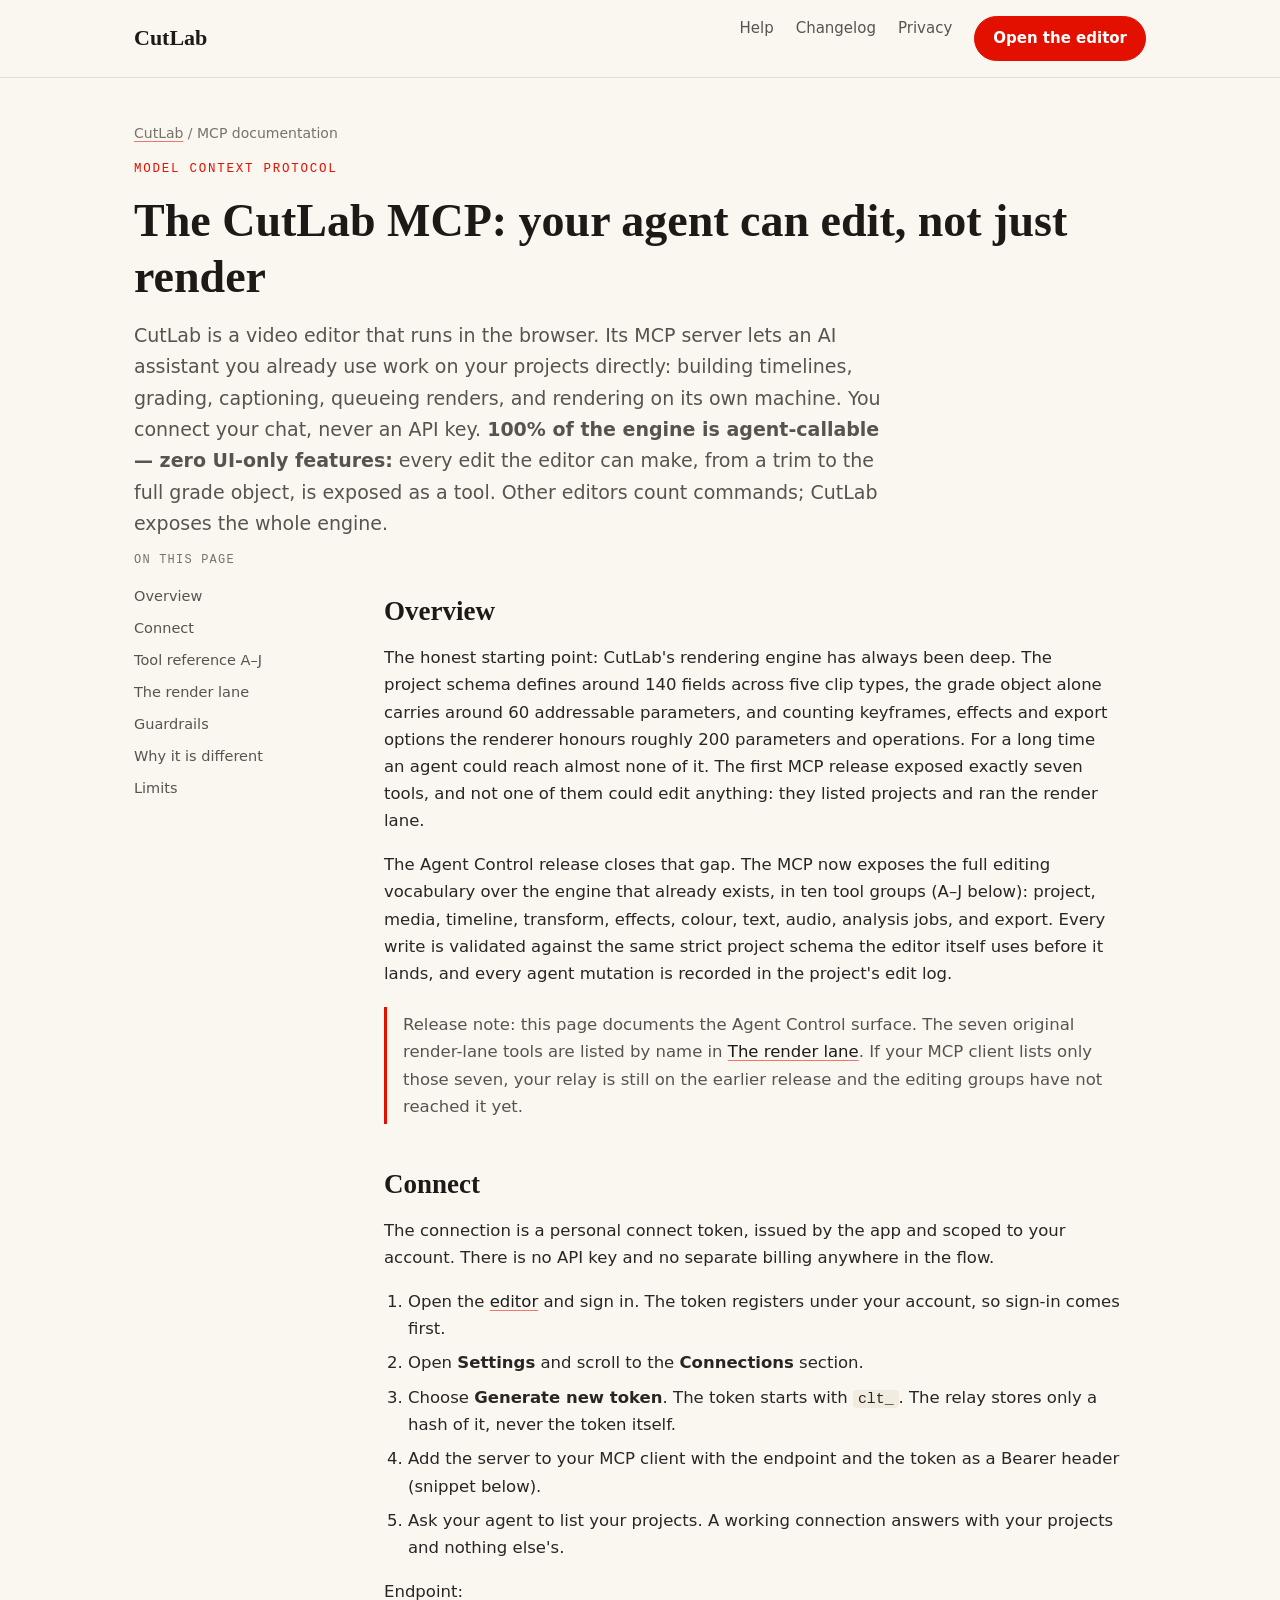
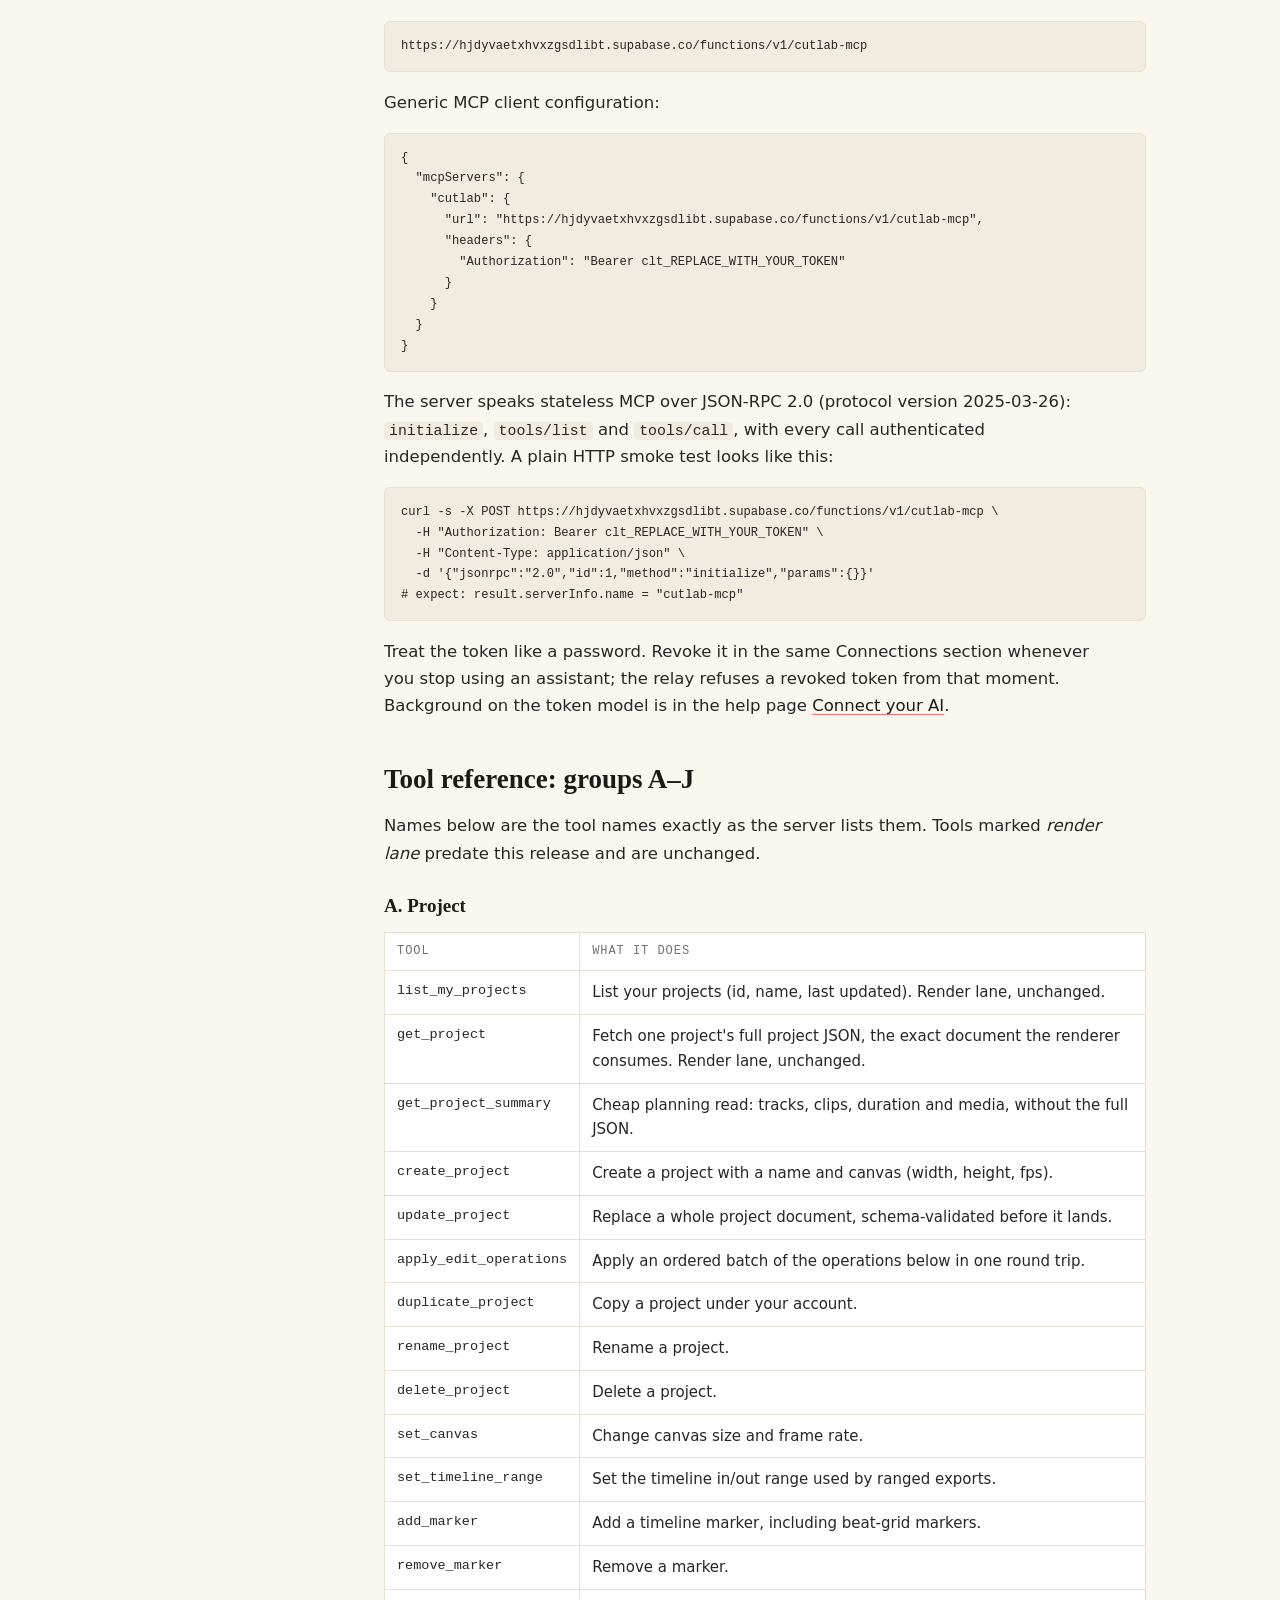
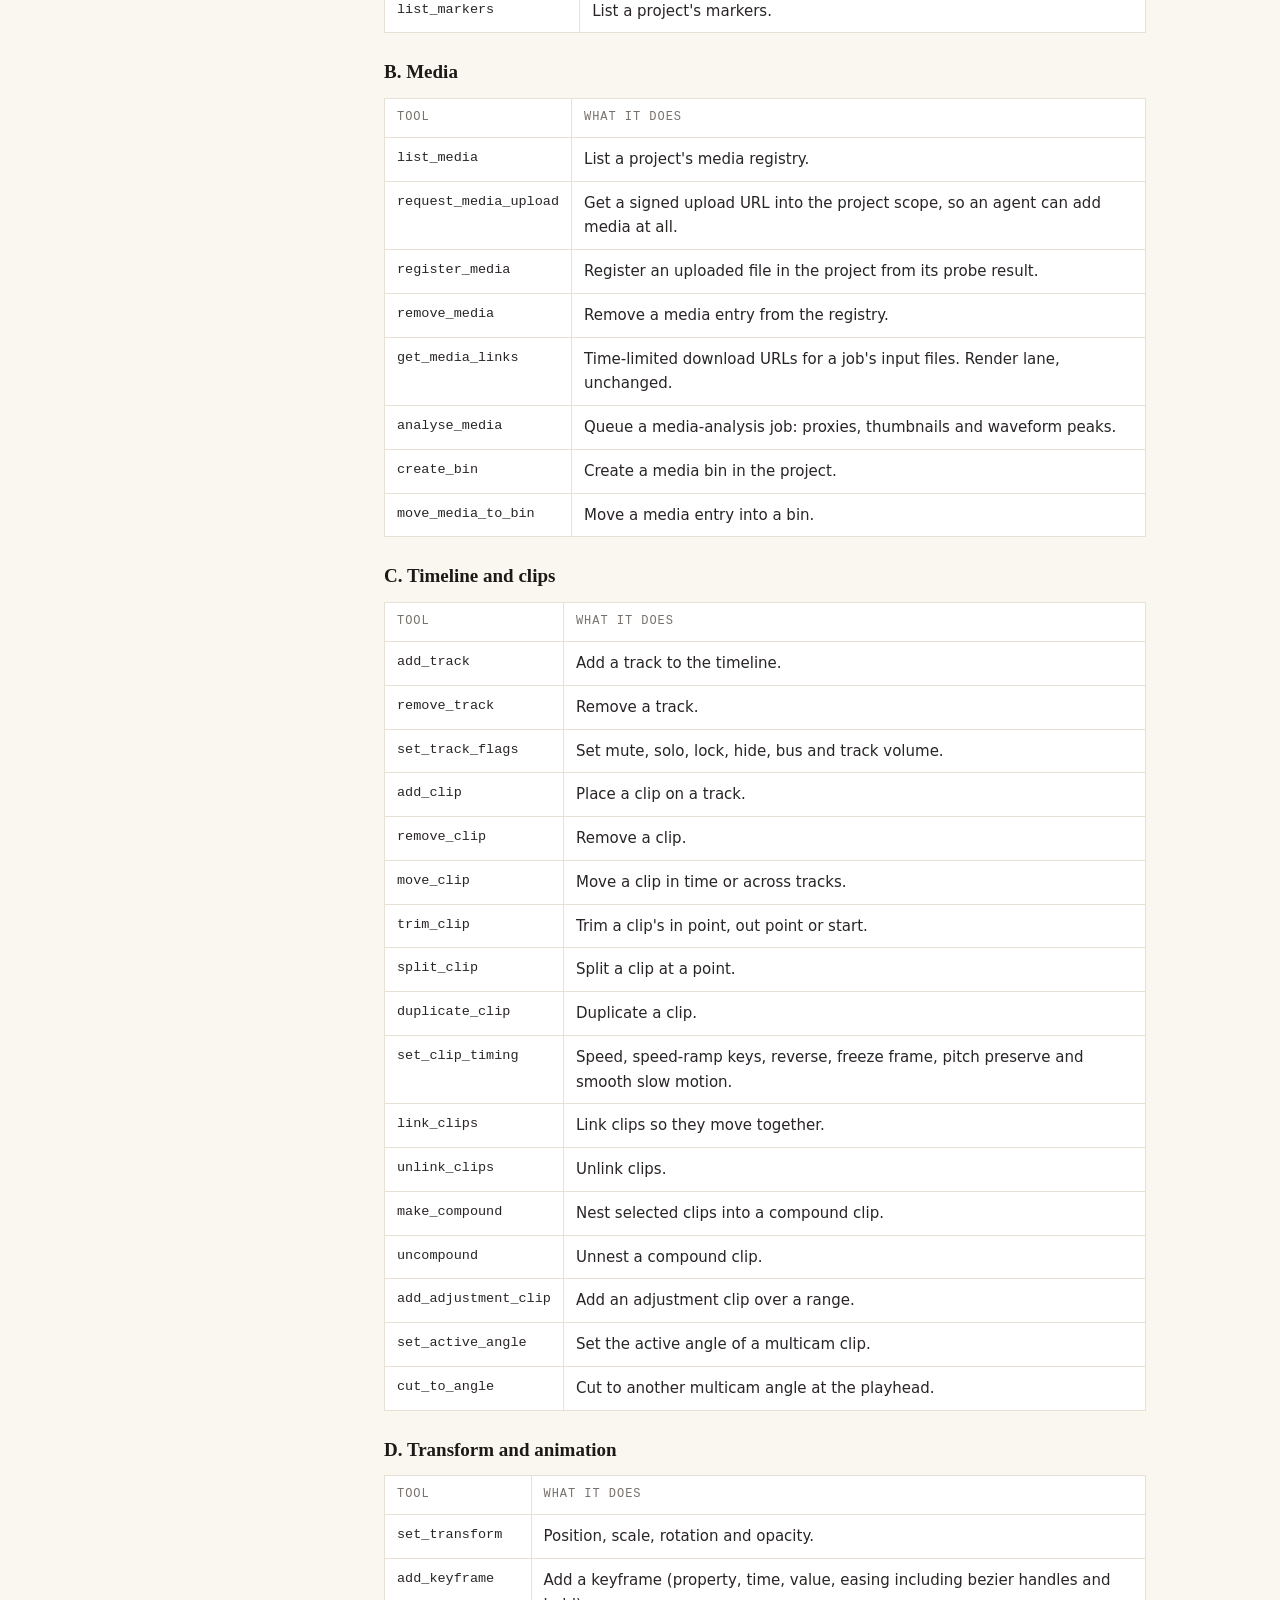
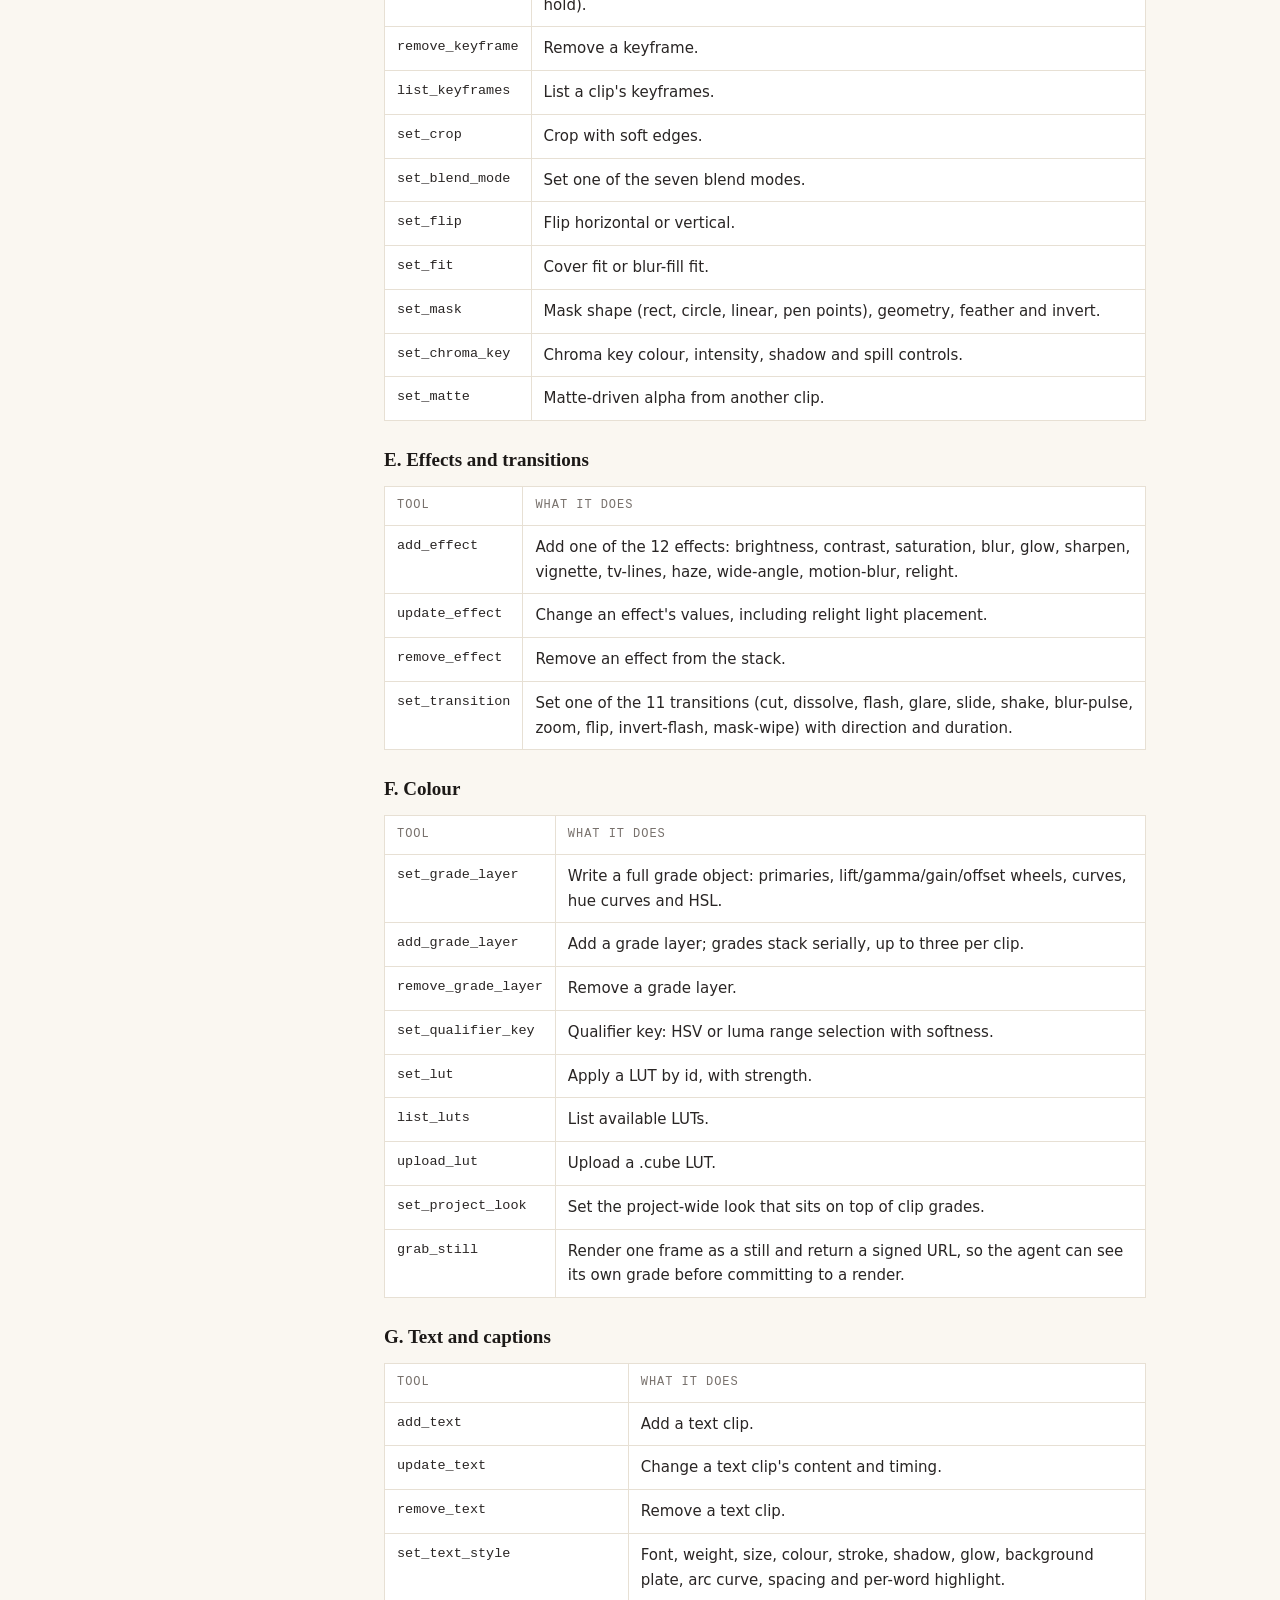
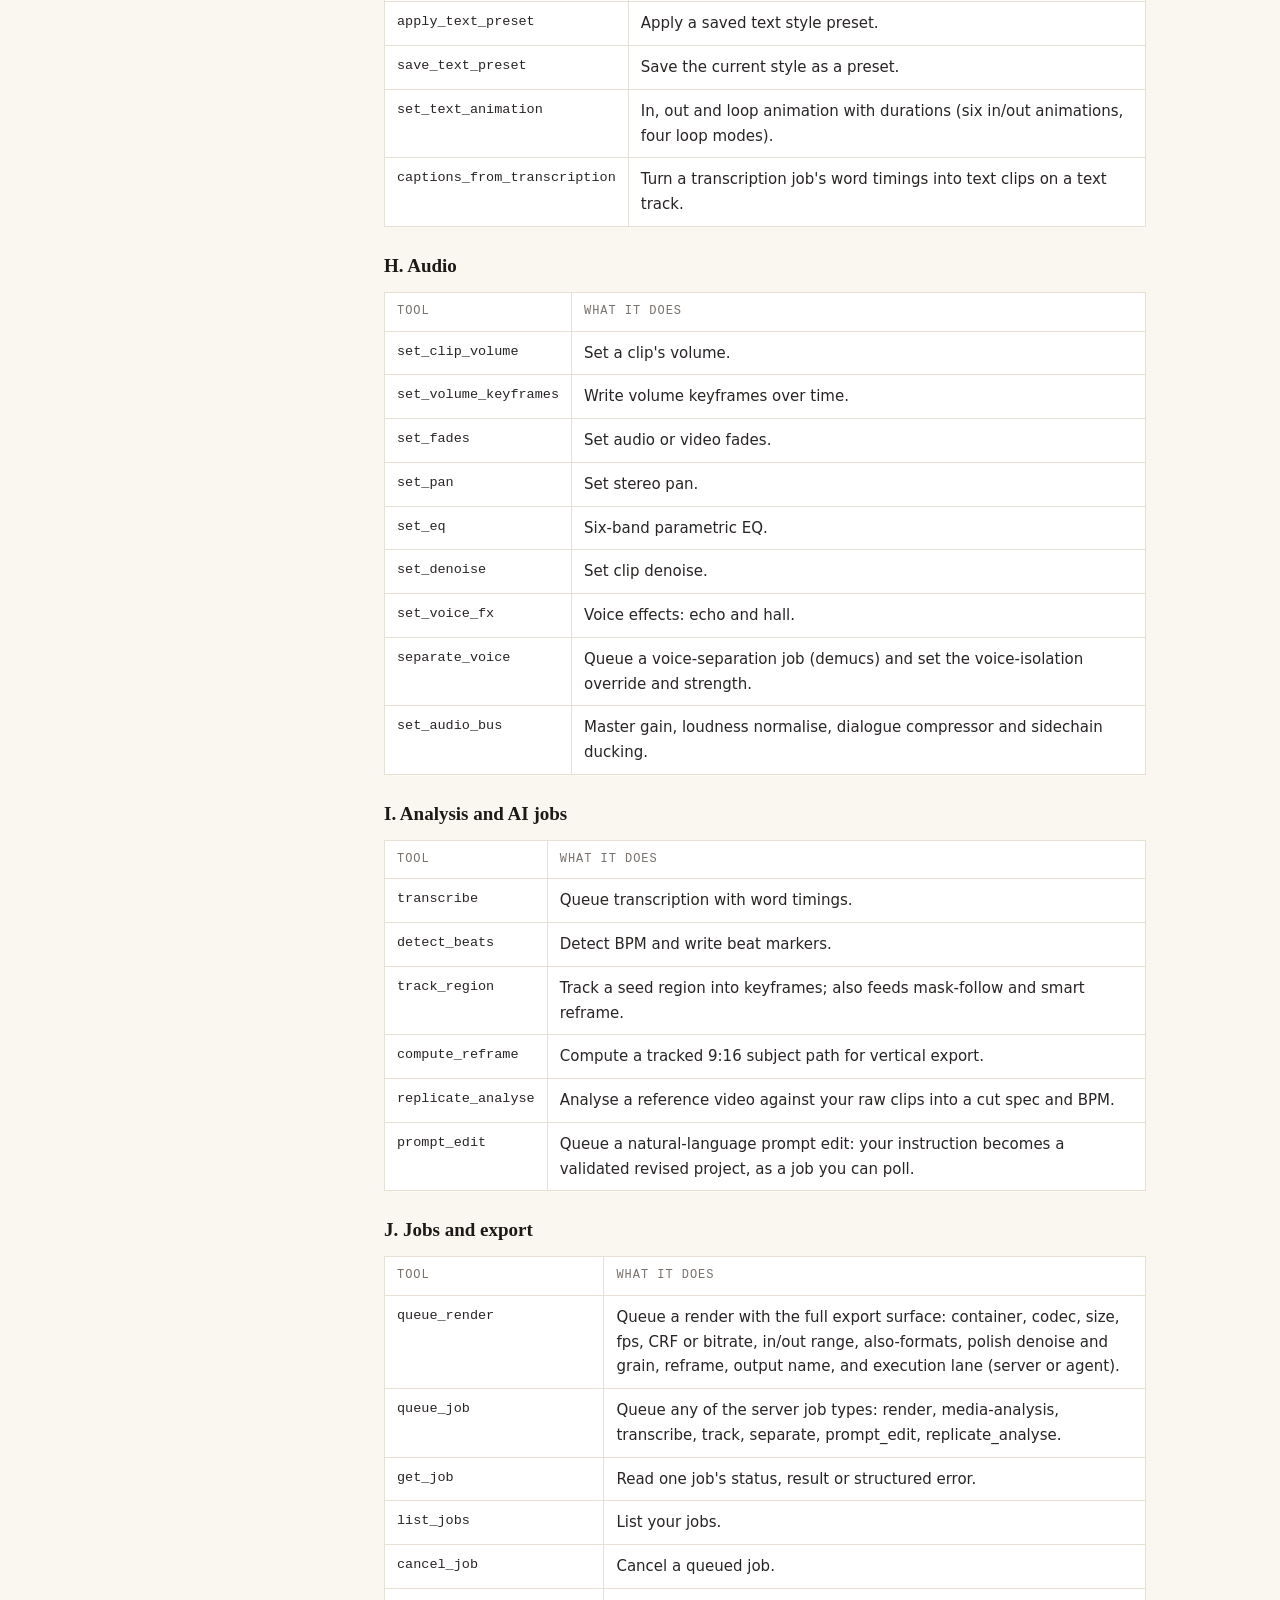
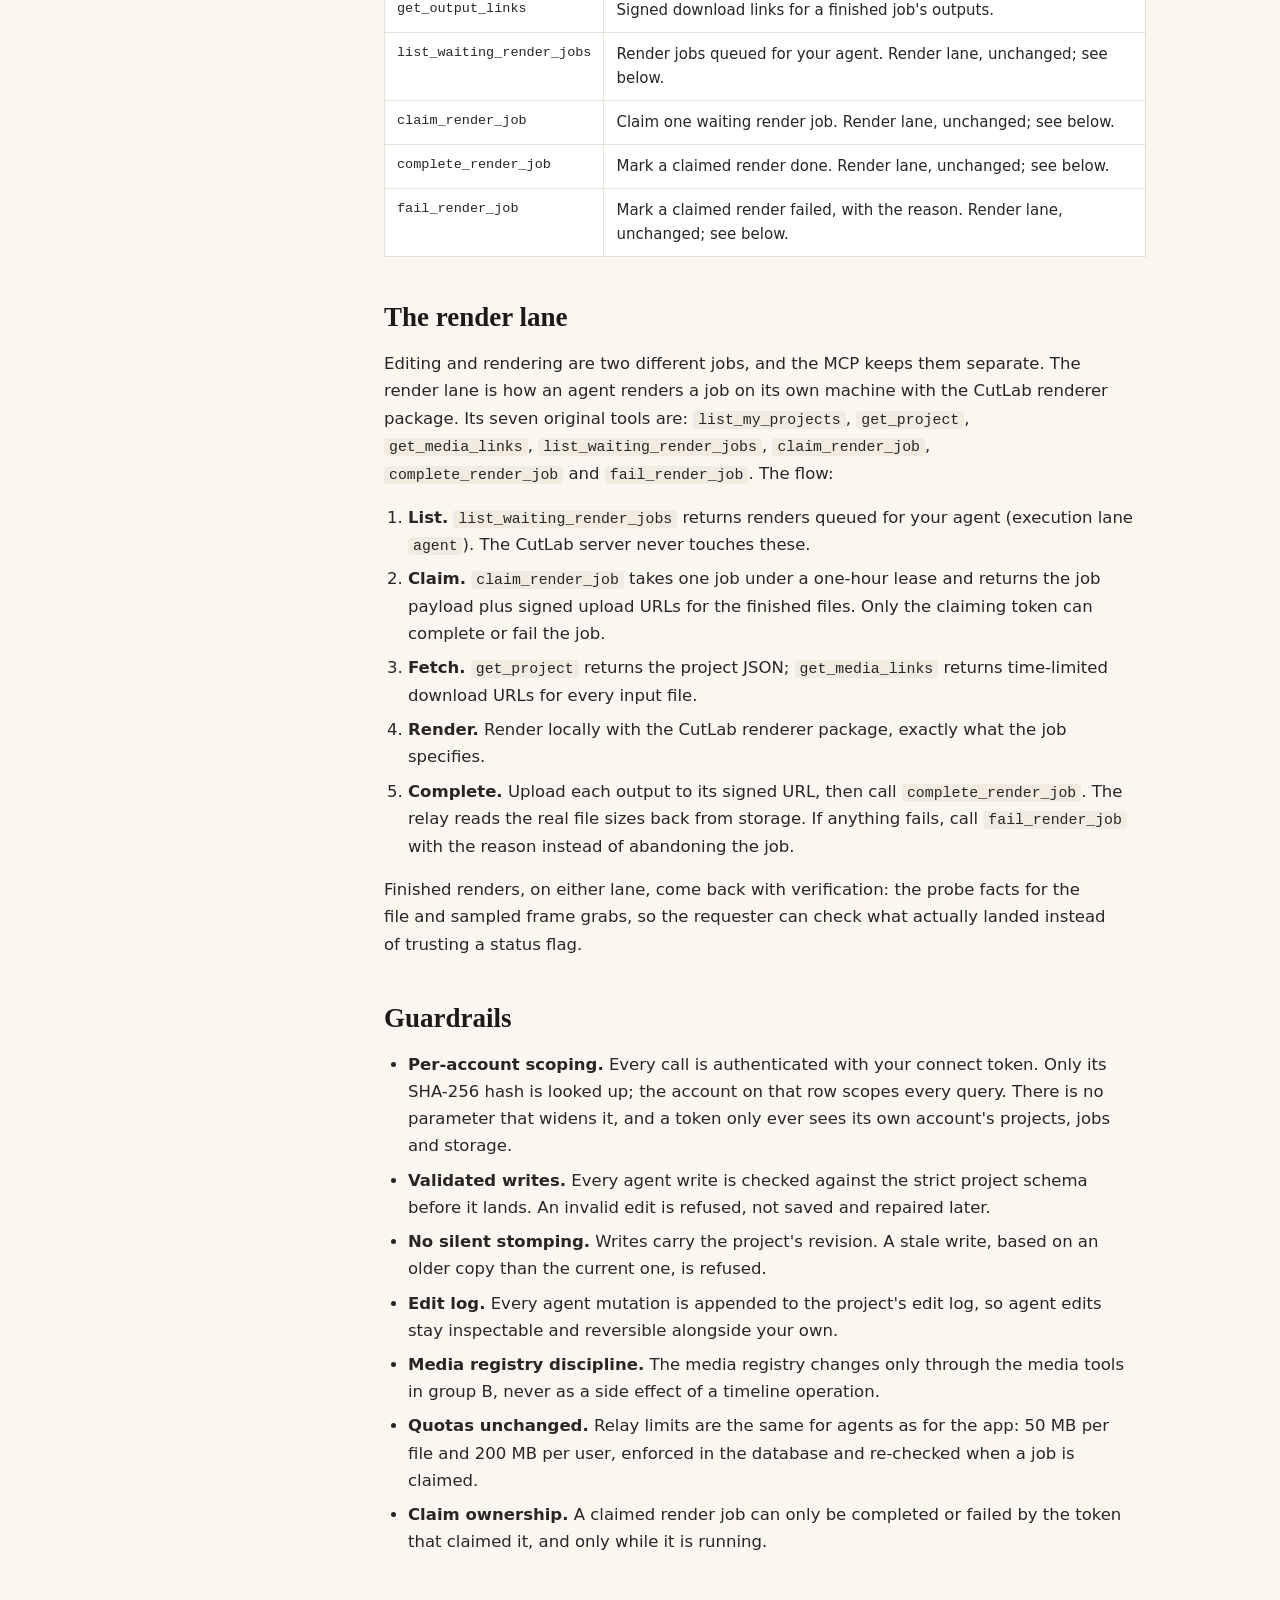
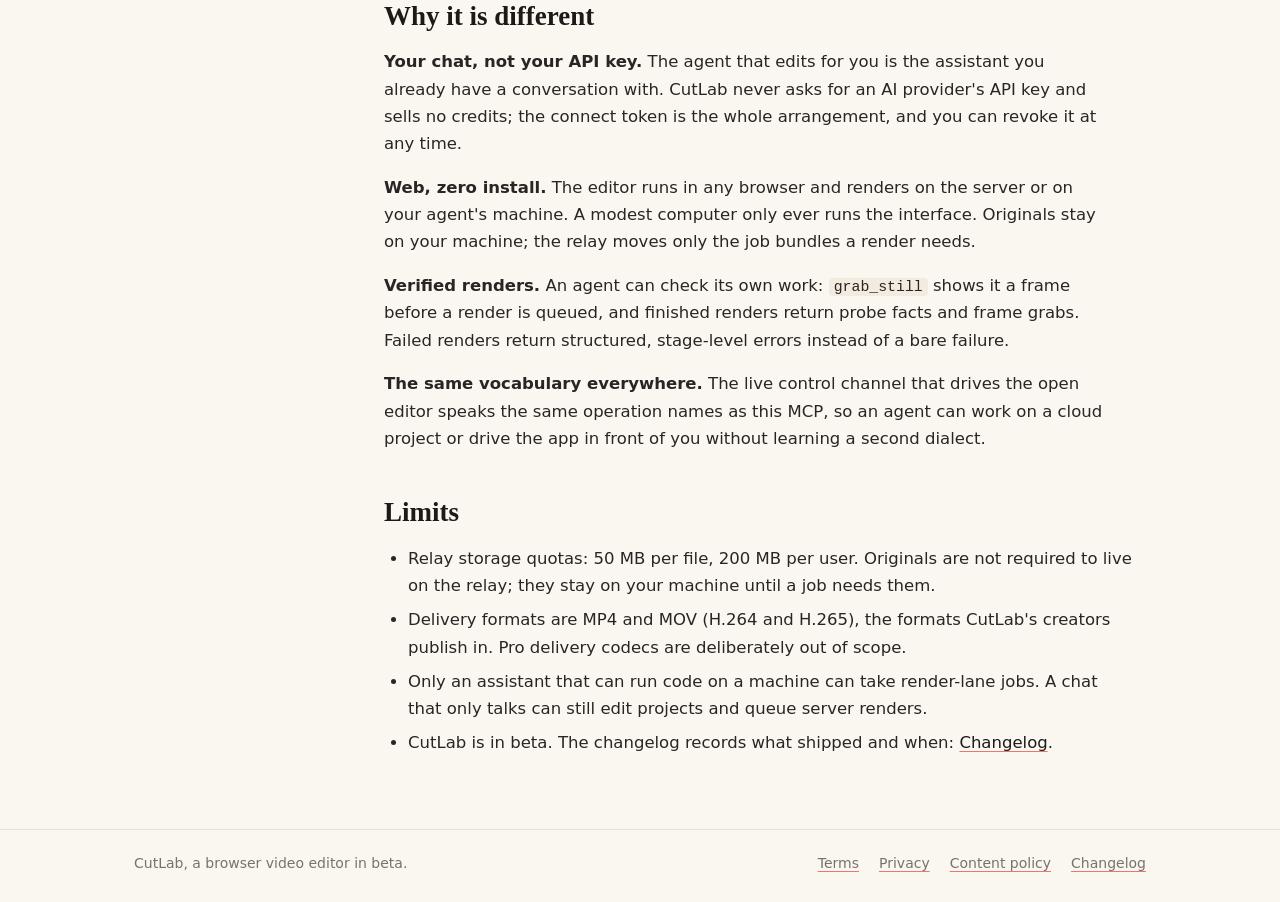
<file: mcp-docs.html>
<!DOCTYPE html>
<html lang="en">
<head>
<meta charset="utf-8">
<meta name="viewport" content="width=device-width, initial-scale=1">
<title>CutLab MCP: agent control documentation</title>
<meta name="description" content="Documentation for the CutLab MCP server: connect your own chat with a connect token, then edit, grade, caption and render CutLab projects through the full tool vocabulary, groups A to J.">
<link rel="icon" type="image/png" sizes="32x32" href="favicon-32.png">
<style>
  :root{
    --bg:#FAF7F1; --surface:#FFFFFF; --ink:#1C1917; --body:#292524;
    --secondary:#57534E; --muted:#78716C; --hairline:#E7E0D4;
    --accent:#E31000; --accent-dark:#B50D00; --code-bg:#F1EBE0;
  }
  *{box-sizing:border-box}
  html{scroll-behavior:smooth}
  body{margin:0;background:var(--bg);color:var(--body);
    font-family:system-ui,-apple-system,"Segoe UI",Roboto,sans-serif;
    font-size:16.5px;line-height:1.65}
  a{color:var(--ink);text-decoration-color:rgba(227,16,0,.55);text-underline-offset:3px}
  a:hover{color:#000;text-decoration-color:var(--accent)}
  a:focus-visible{outline:2px solid var(--accent);outline-offset:2px}
  .wrap{max-width:1060px;margin:0 auto;padding:0 24px}
  header.site{border-bottom:1px solid var(--hairline);background:var(--bg)}
  header.site .wrap{display:flex;align-items:center;gap:28px;padding-top:16px;padding-bottom:16px;flex-wrap:wrap}
  .brand{font-family:Georgia,"Times New Roman",serif;font-weight:600;font-size:22px;color:var(--ink);text-decoration:none}
  nav.main{margin-left:auto;display:flex;gap:22px;font-size:15px;flex-wrap:wrap}
  nav.main a{color:var(--secondary);text-decoration:none}
  nav.main a:hover{color:var(--ink);text-decoration:underline;text-decoration-color:var(--accent)}
  nav.main a.btn{color:#fff}
  .btn{display:inline-block;padding:9px 18px;border-radius:999px;border:1px solid var(--accent);
    background:var(--accent);color:#fff;font-weight:600;font-size:15px;text-decoration:none}
  .btn:hover{background:var(--accent-dark);border-color:var(--accent-dark);color:#fff}
  h1,h2,h3{font-family:Georgia,"Times New Roman",serif;font-weight:600;line-height:1.2;color:var(--ink)}
  h1{font-size:clamp(32px,5vw,46px);margin:0 0 16px}
  h2{font-size:27px;margin:44px 0 12px}
  h3{font-size:19px;margin:28px 0 8px}
  .eyebrow{font-family:ui-monospace,Consolas,monospace;font-size:12.5px;letter-spacing:.14em;
    text-transform:uppercase;color:var(--accent);margin:0 0 14px}
  .lede{font-size:19px;color:var(--secondary);max-width:40em;margin:0 0 8px}
  .page-head{padding:44px 0 4px}
  .crumb{font-size:14px;color:var(--muted);margin:0 0 14px}
  .crumb a{color:var(--muted)}
  .layout{display:grid;grid-template-columns:210px 1fr;gap:40px;align-items:start;padding-bottom:24px}
  nav.toc{position:sticky;top:20px;font-size:14.5px}
  nav.toc p{font-family:ui-monospace,Consolas,monospace;font-size:12px;letter-spacing:.1em;
    text-transform:uppercase;color:var(--muted);margin:0 0 10px}
  nav.toc a{display:block;padding:4px 0;color:var(--secondary);text-decoration:none}
  nav.toc a:hover{color:var(--ink);text-decoration:underline;text-decoration-color:var(--accent)}
  main{min-width:0}
  main p,main li{max-width:44em}
  ol,ul{padding-left:24px}
  li{margin-bottom:7px}
  code{font-family:ui-monospace,Consolas,monospace;font-size:.9em;background:var(--code-bg);
    padding:1px 5px;border-radius:4px;overflow-wrap:anywhere}
  pre{background:var(--code-bg);border:1px solid var(--hairline);border-radius:6px;
    padding:14px 16px;overflow-x:auto;white-space:pre-wrap;overflow-wrap:anywhere;
    font-size:13.5px;line-height:1.55}
  pre code{background:none;padding:0}
  .note{border-left:3px solid var(--accent);padding:4px 0 4px 16px;margin:20px 0;color:var(--secondary)}
  table{border-collapse:collapse;width:100%;margin:14px 0 26px;background:var(--surface);font-size:15px}
  th,td{text-align:left;padding:9px 12px;border:1px solid var(--hairline);vertical-align:top}
  th{font-family:ui-monospace,Consolas,monospace;font-size:12px;letter-spacing:.08em;
    text-transform:uppercase;color:var(--muted);font-weight:500}
  td:first-child{font-family:ui-monospace,Consolas,monospace;font-size:13.5px;white-space:nowrap}
  td{font-variant-numeric:tabular-nums}
  footer.site{border-top:1px solid var(--hairline);margin-top:32px}
  footer.site .wrap{display:flex;flex-wrap:wrap;gap:10px 28px;align-items:baseline;
    padding-top:22px;padding-bottom:30px;font-size:14px;color:var(--muted)}
  footer.site nav{display:flex;gap:20px;margin-left:auto;flex-wrap:wrap}
  footer.site a{color:var(--muted)}
  footer.site a:hover{color:var(--ink)}
  @media (max-width:760px){
    .layout{grid-template-columns:1fr}
    nav.toc{position:static}
    td:first-child{white-space:normal}
  }
  @media (prefers-reduced-motion:reduce){html{scroll-behavior:auto}}
</style>
</head>
<body>

<header class="site">
  <div class="wrap">
    <a class="brand" href="./">CutLab</a>
    <nav class="main" aria-label="Main">
      <a href="landing/help/">Help</a>
      <a href="changelog.html">Changelog</a>
      <a href="landing/legal/privacy.html">Privacy</a>
      <a class="btn" href="./">Open the editor</a>
    </nav>
  </div>
</header>

<div class="wrap">
  <div class="page-head">
    <p class="crumb"><a href="./">CutLab</a> / MCP documentation</p>
    <p class="eyebrow">Model Context Protocol</p>
    <h1>The CutLab MCP: your agent can edit, not just render</h1>
    <p class="lede">
      CutLab is a video editor that runs in the browser. Its MCP server lets an AI
      assistant you already use work on your projects directly: building timelines,
      grading, captioning, queueing renders, and rendering on its own machine.
      You connect your chat, never an API key. <strong>100% of the engine is
      agent-callable — zero UI-only features:</strong> every edit the editor can
      make, from a trim to the full grade object, is exposed as a tool. Other
      editors count commands; CutLab exposes the whole engine.
    </p>
  </div>

  <div class="layout">
    <nav class="toc" aria-label="On this page">
      <p>On this page</p>
      <a href="#overview">Overview</a>
      <a href="#connect">Connect</a>
      <a href="#tools">Tool reference A–J</a>
      <a href="#render-lane">The render lane</a>
      <a href="#guardrails">Guardrails</a>
      <a href="#why">Why it is different</a>
      <a href="#limits">Limits</a>
    </nav>

    <main>
      <h2 id="overview">Overview</h2>
      <p>
        The honest starting point: CutLab's rendering engine has always been deep.
        The project schema defines around 140 fields across five clip types, the
        grade object alone carries around 60 addressable parameters, and counting
        keyframes, effects and export options the renderer honours roughly 200
        parameters and operations. For a long time an agent could reach almost
        none of it. The first MCP release exposed exactly seven tools, and not one
        of them could edit anything: they listed projects and ran the render lane.
      </p>
      <p>
        The Agent Control release closes that gap. The MCP now exposes the full
        editing vocabulary over the engine that already exists, in ten tool groups
        (A–J below): project, media, timeline, transform, effects, colour, text,
        audio, analysis jobs, and export. Every write is validated against the
        same strict project schema the editor itself uses before it lands, and
        every agent mutation is recorded in the project's edit log.
      </p>
      <p class="note">
        Release note: this page documents the Agent Control surface. The seven
        original render-lane tools are listed by name in
        <a href="#render-lane">The render lane</a>. If your MCP client lists only
        those seven, your relay is still on the earlier release and the editing
        groups have not reached it yet.
      </p>

      <h2 id="connect">Connect</h2>
      <p>
        The connection is a personal connect token, issued by the app and scoped
        to your account. There is no API key and no separate billing anywhere in
        the flow.
      </p>
      <ol>
        <li>Open the <a href="./">editor</a> and sign in. The token registers under your account, so sign-in comes first.</li>
        <li>Open <strong>Settings</strong> and scroll to the <strong>Connections</strong> section.</li>
        <li>Choose <strong>Generate new token</strong>. The token starts with <code>clt_</code>. The relay stores only a hash of it, never the token itself.</li>
        <li>Add the server to your MCP client with the endpoint and the token as a Bearer header (snippet below).</li>
        <li>Ask your agent to list your projects. A working connection answers with your projects and nothing else's.</li>
      </ol>
      <p>Endpoint:</p>
      <pre><code>https://hjdyvaetxhvxzgsdlibt.supabase.co/functions/v1/cutlab-mcp</code></pre>
      <p>Generic MCP client configuration:</p>
      <pre><code>{
  "mcpServers": {
    "cutlab": {
      "url": "https://hjdyvaetxhvxzgsdlibt.supabase.co/functions/v1/cutlab-mcp",
      "headers": {
        "Authorization": "Bearer clt_REPLACE_WITH_YOUR_TOKEN"
      }
    }
  }
}</code></pre>
      <p>
        The server speaks stateless MCP over JSON-RPC 2.0 (protocol version
        2025-03-26): <code>initialize</code>, <code>tools/list</code> and
        <code>tools/call</code>, with every call authenticated independently.
        A plain HTTP smoke test looks like this:
      </p>
      <pre><code>curl -s -X POST https://hjdyvaetxhvxzgsdlibt.supabase.co/functions/v1/cutlab-mcp \
  -H "Authorization: Bearer clt_REPLACE_WITH_YOUR_TOKEN" \
  -H "Content-Type: application/json" \
  -d '{"jsonrpc":"2.0","id":1,"method":"initialize","params":{}}'
# expect: result.serverInfo.name = "cutlab-mcp"</code></pre>
      <p>
        Treat the token like a password. Revoke it in the same Connections
        section whenever you stop using an assistant; the relay refuses a
        revoked token from that moment. Background on the token model is in the
        help page <a href="landing/help/connect-your-ai.html">Connect your AI</a>.
      </p>

      <h2 id="tools">Tool reference: groups A–J</h2>
      <p>
        Names below are the tool names exactly as the server lists them. Tools
        marked <em>render lane</em> predate this release and are unchanged.
      </p>

      <h3>A. Project</h3>
      <table>
        <tr><th>Tool</th><th>What it does</th></tr>
        <tr><td>list_my_projects</td><td>List your projects (id, name, last updated). Render lane, unchanged.</td></tr>
        <tr><td>get_project</td><td>Fetch one project's full project JSON, the exact document the renderer consumes. Render lane, unchanged.</td></tr>
        <tr><td>get_project_summary</td><td>Cheap planning read: tracks, clips, duration and media, without the full JSON.</td></tr>
        <tr><td>create_project</td><td>Create a project with a name and canvas (width, height, fps).</td></tr>
        <tr><td>update_project</td><td>Replace a whole project document, schema-validated before it lands.</td></tr>
        <tr><td>apply_edit_operations</td><td>Apply an ordered batch of the operations below in one round trip.</td></tr>
        <tr><td>duplicate_project</td><td>Copy a project under your account.</td></tr>
        <tr><td>rename_project</td><td>Rename a project.</td></tr>
        <tr><td>delete_project</td><td>Delete a project.</td></tr>
        <tr><td>set_canvas</td><td>Change canvas size and frame rate.</td></tr>
        <tr><td>set_timeline_range</td><td>Set the timeline in/out range used by ranged exports.</td></tr>
        <tr><td>add_marker</td><td>Add a timeline marker, including beat-grid markers.</td></tr>
        <tr><td>remove_marker</td><td>Remove a marker.</td></tr>
        <tr><td>list_markers</td><td>List a project's markers.</td></tr>
      </table>

      <h3>B. Media</h3>
      <table>
        <tr><th>Tool</th><th>What it does</th></tr>
        <tr><td>list_media</td><td>List a project's media registry.</td></tr>
        <tr><td>request_media_upload</td><td>Get a signed upload URL into the project scope, so an agent can add media at all.</td></tr>
        <tr><td>register_media</td><td>Register an uploaded file in the project from its probe result.</td></tr>
        <tr><td>remove_media</td><td>Remove a media entry from the registry.</td></tr>
        <tr><td>get_media_links</td><td>Time-limited download URLs for a job's input files. Render lane, unchanged.</td></tr>
        <tr><td>analyse_media</td><td>Queue a media-analysis job: proxies, thumbnails and waveform peaks.</td></tr>
        <tr><td>create_bin</td><td>Create a media bin in the project.</td></tr>
        <tr><td>move_media_to_bin</td><td>Move a media entry into a bin.</td></tr>
      </table>

      <h3>C. Timeline and clips</h3>
      <table>
        <tr><th>Tool</th><th>What it does</th></tr>
        <tr><td>add_track</td><td>Add a track to the timeline.</td></tr>
        <tr><td>remove_track</td><td>Remove a track.</td></tr>
        <tr><td>set_track_flags</td><td>Set mute, solo, lock, hide, bus and track volume.</td></tr>
        <tr><td>add_clip</td><td>Place a clip on a track.</td></tr>
        <tr><td>remove_clip</td><td>Remove a clip.</td></tr>
        <tr><td>move_clip</td><td>Move a clip in time or across tracks.</td></tr>
        <tr><td>trim_clip</td><td>Trim a clip's in point, out point or start.</td></tr>
        <tr><td>split_clip</td><td>Split a clip at a point.</td></tr>
        <tr><td>duplicate_clip</td><td>Duplicate a clip.</td></tr>
        <tr><td>set_clip_timing</td><td>Speed, speed-ramp keys, reverse, freeze frame, pitch preserve and smooth slow motion.</td></tr>
        <tr><td>link_clips</td><td>Link clips so they move together.</td></tr>
        <tr><td>unlink_clips</td><td>Unlink clips.</td></tr>
        <tr><td>make_compound</td><td>Nest selected clips into a compound clip.</td></tr>
        <tr><td>uncompound</td><td>Unnest a compound clip.</td></tr>
        <tr><td>add_adjustment_clip</td><td>Add an adjustment clip over a range.</td></tr>
        <tr><td>set_active_angle</td><td>Set the active angle of a multicam clip.</td></tr>
        <tr><td>cut_to_angle</td><td>Cut to another multicam angle at the playhead.</td></tr>
      </table>

      <h3>D. Transform and animation</h3>
      <table>
        <tr><th>Tool</th><th>What it does</th></tr>
        <tr><td>set_transform</td><td>Position, scale, rotation and opacity.</td></tr>
        <tr><td>add_keyframe</td><td>Add a keyframe (property, time, value, easing including bezier handles and hold).</td></tr>
        <tr><td>remove_keyframe</td><td>Remove a keyframe.</td></tr>
        <tr><td>list_keyframes</td><td>List a clip's keyframes.</td></tr>
        <tr><td>set_crop</td><td>Crop with soft edges.</td></tr>
        <tr><td>set_blend_mode</td><td>Set one of the seven blend modes.</td></tr>
        <tr><td>set_flip</td><td>Flip horizontal or vertical.</td></tr>
        <tr><td>set_fit</td><td>Cover fit or blur-fill fit.</td></tr>
        <tr><td>set_mask</td><td>Mask shape (rect, circle, linear, pen points), geometry, feather and invert.</td></tr>
        <tr><td>set_chroma_key</td><td>Chroma key colour, intensity, shadow and spill controls.</td></tr>
        <tr><td>set_matte</td><td>Matte-driven alpha from another clip.</td></tr>
      </table>

      <h3>E. Effects and transitions</h3>
      <table>
        <tr><th>Tool</th><th>What it does</th></tr>
        <tr><td>add_effect</td><td>Add one of the 12 effects: brightness, contrast, saturation, blur, glow, sharpen, vignette, tv-lines, haze, wide-angle, motion-blur, relight.</td></tr>
        <tr><td>update_effect</td><td>Change an effect's values, including relight light placement.</td></tr>
        <tr><td>remove_effect</td><td>Remove an effect from the stack.</td></tr>
        <tr><td>set_transition</td><td>Set one of the 11 transitions (cut, dissolve, flash, glare, slide, shake, blur-pulse, zoom, flip, invert-flash, mask-wipe) with direction and duration.</td></tr>
      </table>

      <h3>F. Colour</h3>
      <table>
        <tr><th>Tool</th><th>What it does</th></tr>
        <tr><td>set_grade_layer</td><td>Write a full grade object: primaries, lift/gamma/gain/offset wheels, curves, hue curves and HSL.</td></tr>
        <tr><td>add_grade_layer</td><td>Add a grade layer; grades stack serially, up to three per clip.</td></tr>
        <tr><td>remove_grade_layer</td><td>Remove a grade layer.</td></tr>
        <tr><td>set_qualifier_key</td><td>Qualifier key: HSV or luma range selection with softness.</td></tr>
        <tr><td>set_lut</td><td>Apply a LUT by id, with strength.</td></tr>
        <tr><td>list_luts</td><td>List available LUTs.</td></tr>
        <tr><td>upload_lut</td><td>Upload a .cube LUT.</td></tr>
        <tr><td>set_project_look</td><td>Set the project-wide look that sits on top of clip grades.</td></tr>
        <tr><td>grab_still</td><td>Render one frame as a still and return a signed URL, so the agent can see its own grade before committing to a render.</td></tr>
      </table>

      <h3>G. Text and captions</h3>
      <table>
        <tr><th>Tool</th><th>What it does</th></tr>
        <tr><td>add_text</td><td>Add a text clip.</td></tr>
        <tr><td>update_text</td><td>Change a text clip's content and timing.</td></tr>
        <tr><td>remove_text</td><td>Remove a text clip.</td></tr>
        <tr><td>set_text_style</td><td>Font, weight, size, colour, stroke, shadow, glow, background plate, arc curve, spacing and per-word highlight.</td></tr>
        <tr><td>apply_text_preset</td><td>Apply a saved text style preset.</td></tr>
        <tr><td>save_text_preset</td><td>Save the current style as a preset.</td></tr>
        <tr><td>set_text_animation</td><td>In, out and loop animation with durations (six in/out animations, four loop modes).</td></tr>
        <tr><td>captions_from_transcription</td><td>Turn a transcription job's word timings into text clips on a text track.</td></tr>
      </table>

      <h3>H. Audio</h3>
      <table>
        <tr><th>Tool</th><th>What it does</th></tr>
        <tr><td>set_clip_volume</td><td>Set a clip's volume.</td></tr>
        <tr><td>set_volume_keyframes</td><td>Write volume keyframes over time.</td></tr>
        <tr><td>set_fades</td><td>Set audio or video fades.</td></tr>
        <tr><td>set_pan</td><td>Set stereo pan.</td></tr>
        <tr><td>set_eq</td><td>Six-band parametric EQ.</td></tr>
        <tr><td>set_denoise</td><td>Set clip denoise.</td></tr>
        <tr><td>set_voice_fx</td><td>Voice effects: echo and hall.</td></tr>
        <tr><td>separate_voice</td><td>Queue a voice-separation job (demucs) and set the voice-isolation override and strength.</td></tr>
        <tr><td>set_audio_bus</td><td>Master gain, loudness normalise, dialogue compressor and sidechain ducking.</td></tr>
      </table>

      <h3>I. Analysis and AI jobs</h3>
      <table>
        <tr><th>Tool</th><th>What it does</th></tr>
        <tr><td>transcribe</td><td>Queue transcription with word timings.</td></tr>
        <tr><td>detect_beats</td><td>Detect BPM and write beat markers.</td></tr>
        <tr><td>track_region</td><td>Track a seed region into keyframes; also feeds mask-follow and smart reframe.</td></tr>
        <tr><td>compute_reframe</td><td>Compute a tracked 9:16 subject path for vertical export.</td></tr>
        <tr><td>replicate_analyse</td><td>Analyse a reference video against your raw clips into a cut spec and BPM.</td></tr>
        <tr><td>prompt_edit</td><td>Queue a natural-language prompt edit: your instruction becomes a validated revised project, as a job you can poll.</td></tr>
      </table>

      <h3>J. Jobs and export</h3>
      <table>
        <tr><th>Tool</th><th>What it does</th></tr>
        <tr><td>queue_render</td><td>Queue a render with the full export surface: container, codec, size, fps, CRF or bitrate, in/out range, also-formats, polish denoise and grain, reframe, output name, and execution lane (server or agent).</td></tr>
        <tr><td>queue_job</td><td>Queue any of the server job types: render, media-analysis, transcribe, track, separate, prompt_edit, replicate_analyse.</td></tr>
        <tr><td>get_job</td><td>Read one job's status, result or structured error.</td></tr>
        <tr><td>list_jobs</td><td>List your jobs.</td></tr>
        <tr><td>cancel_job</td><td>Cancel a queued job.</td></tr>
        <tr><td>get_output_links</td><td>Signed download links for a finished job's outputs.</td></tr>
        <tr><td>list_waiting_render_jobs</td><td>Render jobs queued for your agent. Render lane, unchanged; see below.</td></tr>
        <tr><td>claim_render_job</td><td>Claim one waiting render job. Render lane, unchanged; see below.</td></tr>
        <tr><td>complete_render_job</td><td>Mark a claimed render done. Render lane, unchanged; see below.</td></tr>
        <tr><td>fail_render_job</td><td>Mark a claimed render failed, with the reason. Render lane, unchanged; see below.</td></tr>
      </table>

      <h2 id="render-lane">The render lane</h2>
      <p>
        Editing and rendering are two different jobs, and the MCP keeps them
        separate. The render lane is how an agent renders a job on its own
        machine with the CutLab renderer package. Its seven original tools are:
        <code>list_my_projects</code>, <code>get_project</code>,
        <code>get_media_links</code>, <code>list_waiting_render_jobs</code>,
        <code>claim_render_job</code>, <code>complete_render_job</code> and
        <code>fail_render_job</code>. The flow:
      </p>
      <ol>
        <li><strong>List.</strong> <code>list_waiting_render_jobs</code> returns renders queued for your agent (execution lane <code>agent</code>). The CutLab server never touches these.</li>
        <li><strong>Claim.</strong> <code>claim_render_job</code> takes one job under a one-hour lease and returns the job payload plus signed upload URLs for the finished files. Only the claiming token can complete or fail the job.</li>
        <li><strong>Fetch.</strong> <code>get_project</code> returns the project JSON; <code>get_media_links</code> returns time-limited download URLs for every input file.</li>
        <li><strong>Render.</strong> Render locally with the CutLab renderer package, exactly what the job specifies.</li>
        <li><strong>Complete.</strong> Upload each output to its signed URL, then call <code>complete_render_job</code>. The relay reads the real file sizes back from storage. If anything fails, call <code>fail_render_job</code> with the reason instead of abandoning the job.</li>
      </ol>
      <p>
        Finished renders, on either lane, come back with verification: the
        probe facts for the file and sampled frame grabs, so the requester can
        check what actually landed instead of trusting a status flag.
      </p>

      <h2 id="guardrails">Guardrails</h2>
      <ul>
        <li><strong>Per-account scoping.</strong> Every call is authenticated with your connect token. Only its SHA-256 hash is looked up; the account on that row scopes every query. There is no parameter that widens it, and a token only ever sees its own account's projects, jobs and storage.</li>
        <li><strong>Validated writes.</strong> Every agent write is checked against the strict project schema before it lands. An invalid edit is refused, not saved and repaired later.</li>
        <li><strong>No silent stomping.</strong> Writes carry the project's revision. A stale write, based on an older copy than the current one, is refused.</li>
        <li><strong>Edit log.</strong> Every agent mutation is appended to the project's edit log, so agent edits stay inspectable and reversible alongside your own.</li>
        <li><strong>Media registry discipline.</strong> The media registry changes only through the media tools in group B, never as a side effect of a timeline operation.</li>
        <li><strong>Quotas unchanged.</strong> Relay limits are the same for agents as for the app: 50 MB per file and 200 MB per user, enforced in the database and re-checked when a job is claimed.</li>
        <li><strong>Claim ownership.</strong> A claimed render job can only be completed or failed by the token that claimed it, and only while it is running.</li>
      </ul>

      <h2 id="why">Why it is different</h2>
      <p>
        <strong>Your chat, not your API key.</strong> The agent that edits for you
        is the assistant you already have a conversation with. CutLab never asks
        for an AI provider's API key and sells no credits; the connect token is
        the whole arrangement, and you can revoke it at any time.
      </p>
      <p>
        <strong>Web, zero install.</strong> The editor runs in any browser and
        renders on the server or on your agent's machine. A modest computer only
        ever runs the interface. Originals stay on your machine; the relay moves
        only the job bundles a render needs.
      </p>
      <p>
        <strong>Verified renders.</strong> An agent can check its own work:
        <code>grab_still</code> shows it a frame before a render is queued, and
        finished renders return probe facts and frame grabs. Failed renders
        return structured, stage-level errors instead of a bare failure.
      </p>
      <p>
        <strong>The same vocabulary everywhere.</strong> The live control channel
        that drives the open editor speaks the same operation names as this MCP,
        so an agent can work on a cloud project or drive the app in front of you
        without learning a second dialect.
      </p>

      <h2 id="limits">Limits</h2>
      <ul>
        <li>Relay storage quotas: 50 MB per file, 200 MB per user. Originals are not required to live on the relay; they stay on your machine until a job needs them.</li>
        <li>Delivery formats are MP4 and MOV (H.264 and H.265), the formats CutLab's creators publish in. Pro delivery codecs are deliberately out of scope.</li>
        <li>Only an assistant that can run code on a machine can take render-lane jobs. A chat that only talks can still edit projects and queue server renders.</li>
        <li>CutLab is in beta. The changelog records what shipped and when: <a href="changelog.html">Changelog</a>.</li>
      </ul>
    </main>
  </div>
</div>

<footer class="site">
  <div class="wrap">
    <span>CutLab, a browser video editor in beta.</span>
    <nav aria-label="Legal">
      <a href="landing/legal/terms.html">Terms</a>
      <a href="landing/legal/privacy.html">Privacy</a>
      <a href="landing/legal/content-policy.html">Content policy</a>
      <a href="changelog.html">Changelog</a>
    </nav>
  </div>
</footer>

</body>
</html>
</file>
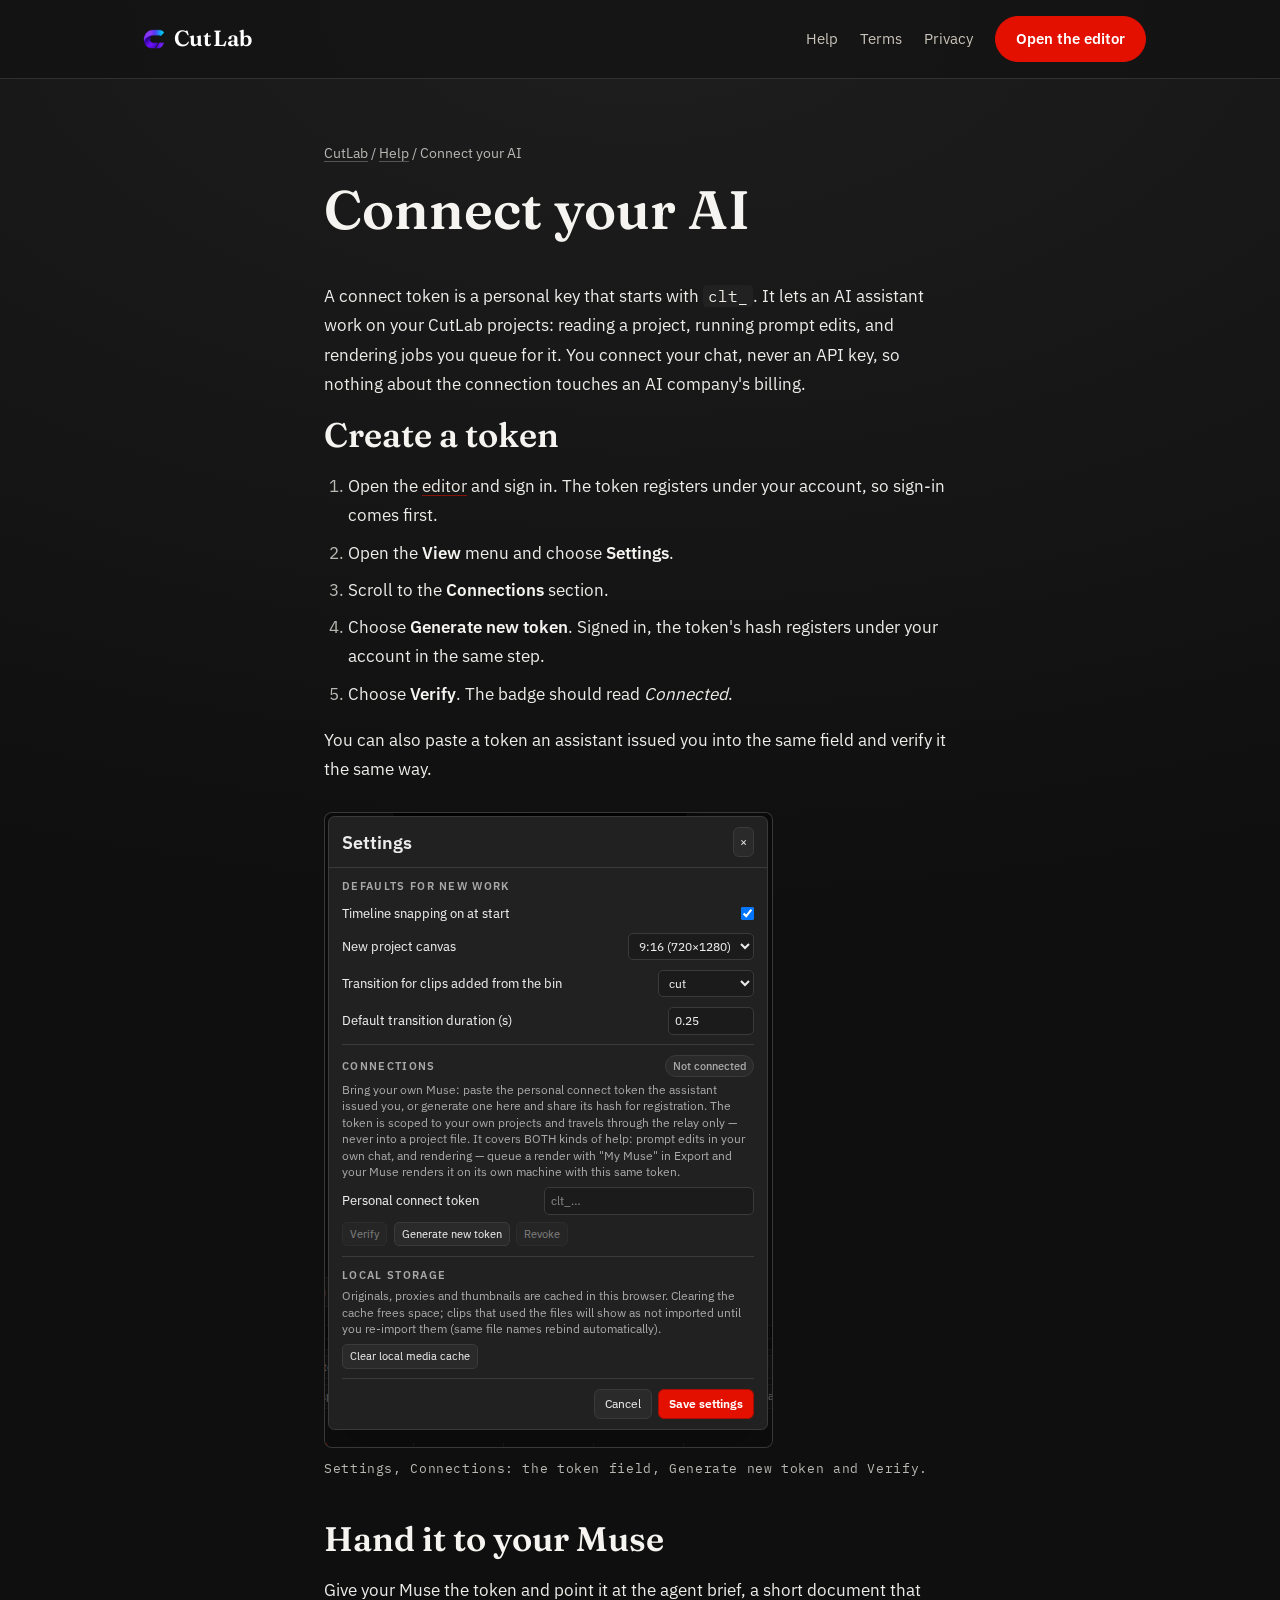
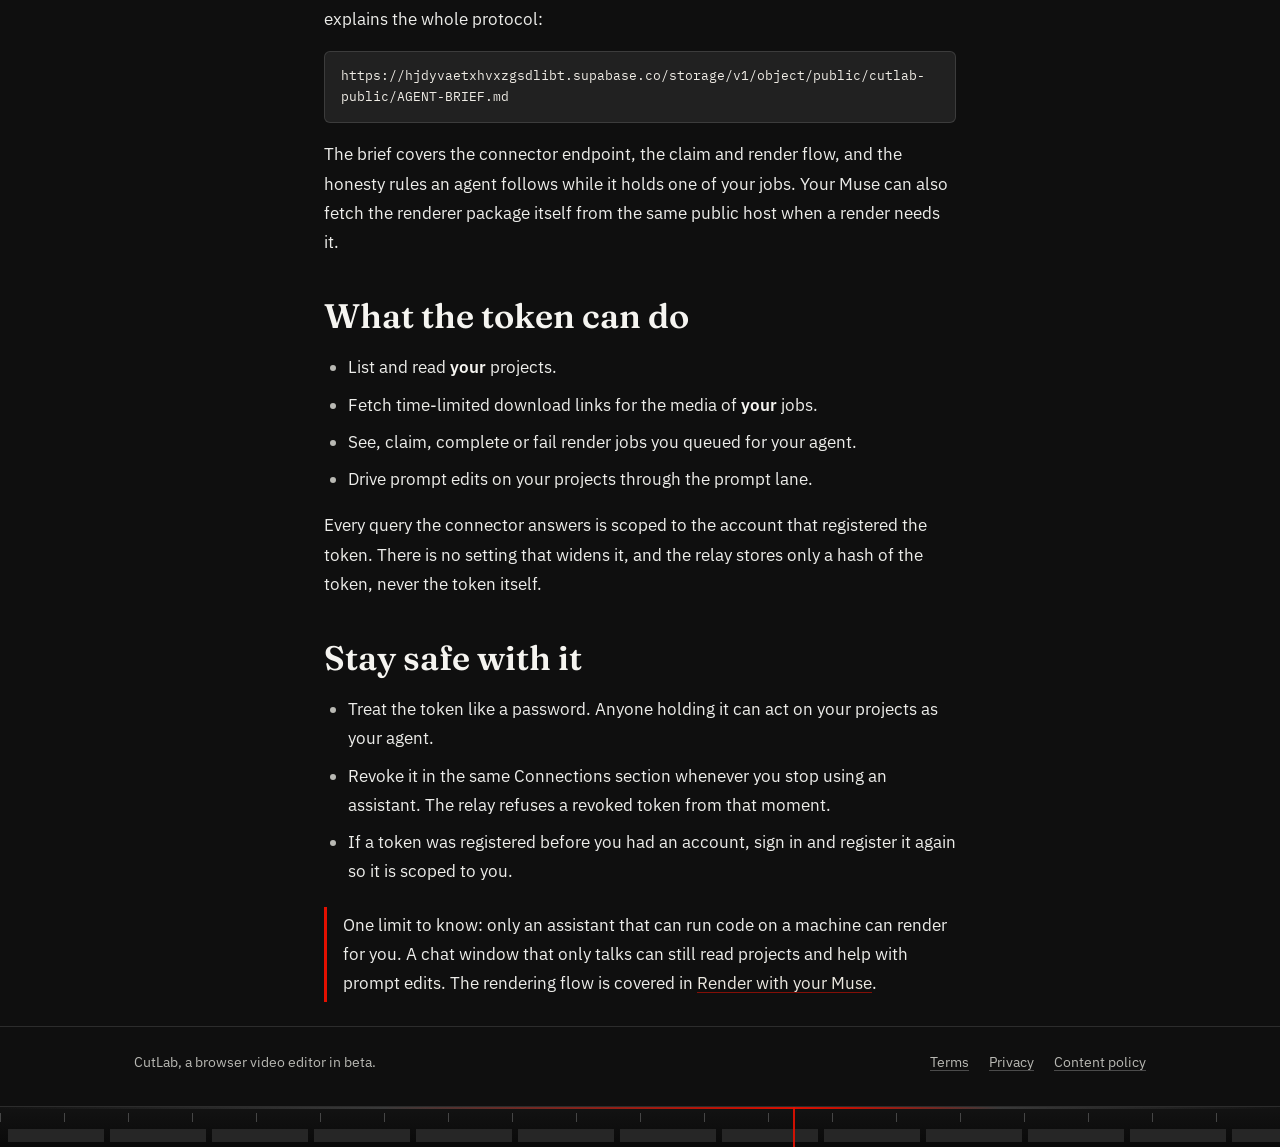
<file: landing/help/connect-your-ai.html>
<!DOCTYPE html>
<html lang="en">
<head>
<meta charset="utf-8">
<meta name="viewport" content="width=device-width, initial-scale=1">
<title>Connect your AI: CutLab help</title>
<meta name="description" content="How the CutLab connect token works: create one in Settings, give it to your Muse, and revoke it whenever you like.">
<link rel="icon" href="../assets/logo-mark.png">
<link rel="stylesheet" href="../assets/site.css">
</head>
<body>

<header class="site">
  <div class="wrap">
    <a class="brand" href="../"><img src="../assets/logo-mark.png" alt="CutLab logo"><span>CutLab</span></a>
    <nav class="main" aria-label="Main">
      <a href="./">Help</a>
      <a href="../legal/terms.html">Terms</a>
      <a href="../legal/privacy.html">Privacy</a>
      <a class="btn" href="../../">Open the editor</a>
    </nav>
  </div>
</header>

<main class="wrap prose">
  <div class="page-head">
    <p class="crumb"><a href="../">CutLab</a> / <a href="./">Help</a> / Connect your AI</p>
    <h1>Connect your AI</h1>
  </div>

  <p>
    A connect token is a personal key that starts with <code>clt_</code>. It lets an AI
    assistant work on your CutLab projects: reading a project, running prompt edits, and
    rendering jobs you queue for it. You connect your chat, never an API key, so nothing
    about the connection touches an AI company's billing.
  </p>

  <h2>Create a token</h2>
  <ol>
    <li>Open the <a href="../../">editor</a> and sign in. The token registers under your account, so sign-in comes first.</li>
    <li>Open the <strong>View</strong> menu and choose <strong>Settings</strong>.</li>
    <li>Scroll to the <strong>Connections</strong> section.</li>
    <li>Choose <strong>Generate new token</strong>. Signed in, the token's hash registers under your account in the same step.</li>
    <li>Choose <strong>Verify</strong>. The badge should read <em>Connected</em>.</li>
  </ol>
  <p>
    You can also paste a token an assistant issued you into the same field and verify it
    the same way.
  </p>

  <figure class="shot natural">
    <img src="../assets/help-connections.png" width="447" height="634" loading="lazy"
      alt="The Settings dialog open at its Connections section: a Personal connect token field with Verify, Generate new token and Revoke buttons">
    <figcaption class="mono">Settings, Connections: the token field, Generate new token and Verify.</figcaption>
  </figure>

  <h2>Hand it to your Muse</h2>
  <p>
    Give your Muse the token and point it at the agent brief, a short document that
    explains the whole protocol:
  </p>
  <pre><code>https://hjdyvaetxhvxzgsdlibt.supabase.co/storage/v1/object/public/cutlab-public/AGENT-BRIEF.md</code></pre>
  <p>
    The brief covers the connector endpoint, the claim and render flow, and the honesty
    rules an agent follows while it holds one of your jobs. Your Muse can also fetch the
    renderer package itself from the same public host when a render needs it.
  </p>

  <h2>What the token can do</h2>
  <ul>
    <li>List and read <strong>your</strong> projects.</li>
    <li>Fetch time-limited download links for the media of <strong>your</strong> jobs.</li>
    <li>See, claim, complete or fail render jobs you queued for your agent.</li>
    <li>Drive prompt edits on your projects through the prompt lane.</li>
  </ul>
  <p>
    Every query the connector answers is scoped to the account that registered the token.
    There is no setting that widens it, and the relay stores only a hash of the token,
    never the token itself.
  </p>

  <h2>Stay safe with it</h2>
  <ul>
    <li>Treat the token like a password. Anyone holding it can act on your projects as your agent.</li>
    <li>Revoke it in the same Connections section whenever you stop using an assistant. The relay refuses a revoked token from that moment.</li>
    <li>If a token was registered before you had an account, sign in and register it again so it is scoped to you.</li>
  </ul>

  <p class="note">
    One limit to know: only an assistant that can run code on a machine can render for
    you. A chat window that only talks can still read projects and help with prompt edits.
    The rendering flow is covered in <a href="render-with-your-claude.html">Render with your Muse</a>.
  </p>
</main>

<footer class="site">
  <div class="wrap">
    <span>CutLab, a browser video editor in beta.</span>
    <nav aria-label="Legal">
      <a href="../legal/terms.html">Terms</a>
      <a href="../legal/privacy.html">Privacy</a>
      <a href="../legal/content-policy.html">Content policy</a>
    </nav>
  </div>
</footer>

</body>
</html>
</file>
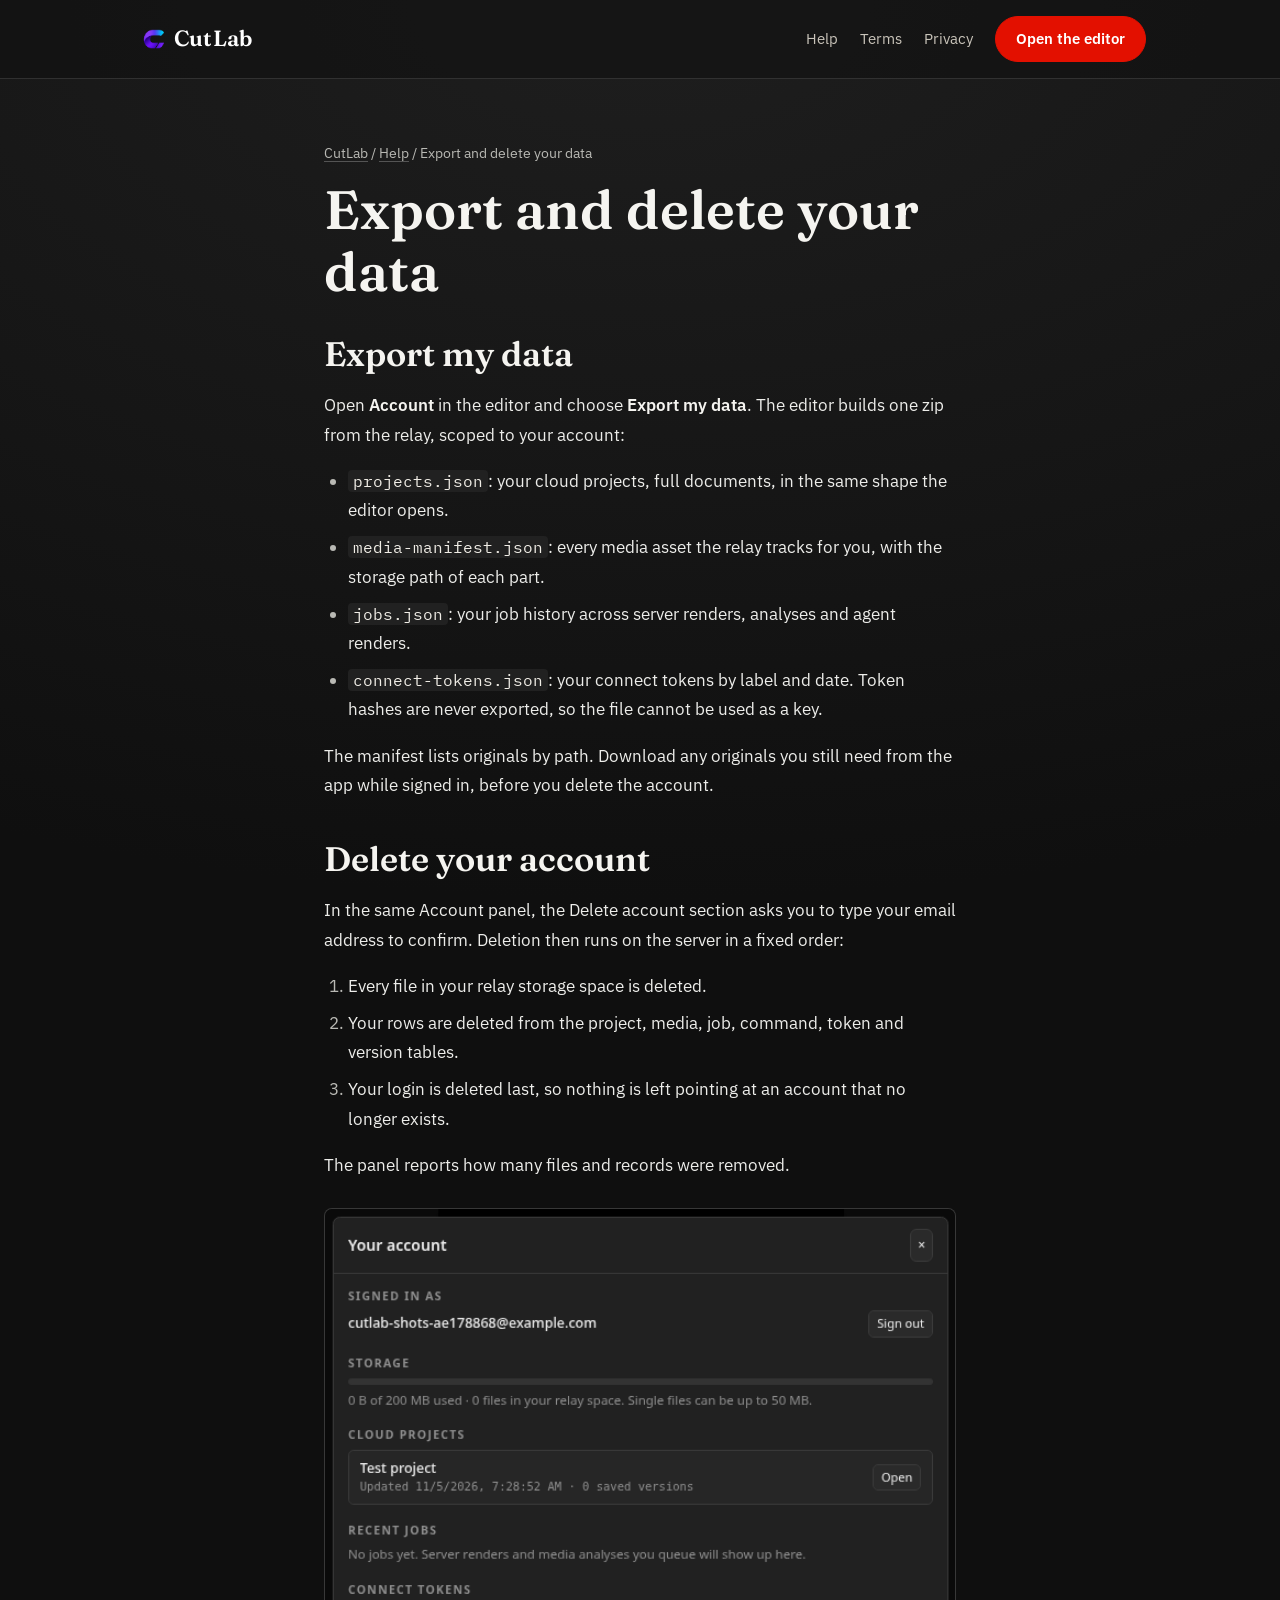
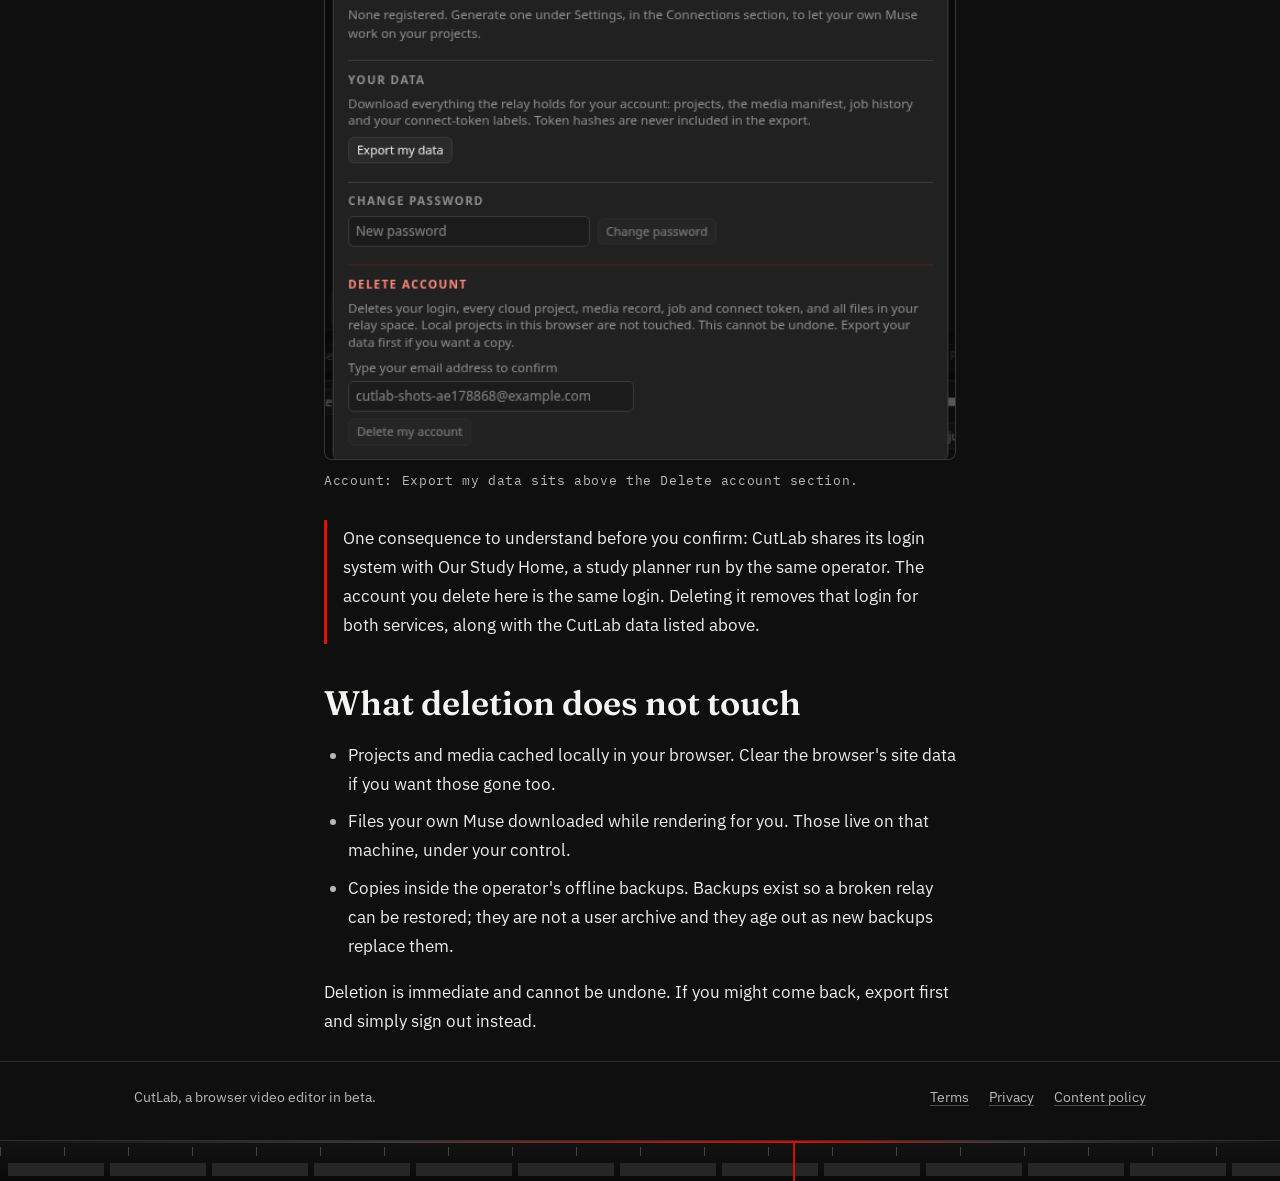
<file: landing/help/export-and-delete.html>
<!DOCTYPE html>
<html lang="en">
<head>
<meta charset="utf-8">
<meta name="viewport" content="width=device-width, initial-scale=1">
<title>Export and delete your data: CutLab help</title>
<meta name="description" content="Download everything the CutLab relay holds for your account, and what account deletion removes, including the shared login note.">
<link rel="icon" href="../assets/logo-mark.png">
<link rel="stylesheet" href="../assets/site.css">
</head>
<body>

<header class="site">
  <div class="wrap">
    <a class="brand" href="../"><img src="../assets/logo-mark.png" alt="CutLab logo"><span>CutLab</span></a>
    <nav class="main" aria-label="Main">
      <a href="./">Help</a>
      <a href="../legal/terms.html">Terms</a>
      <a href="../legal/privacy.html">Privacy</a>
      <a class="btn" href="../../">Open the editor</a>
    </nav>
  </div>
</header>

<main class="wrap prose">
  <div class="page-head">
    <p class="crumb"><a href="../">CutLab</a> / <a href="./">Help</a> / Export and delete your data</p>
    <h1>Export and delete your data</h1>
  </div>

  <h2>Export my data</h2>
  <p>
    Open <strong>Account</strong> in the editor and choose <strong>Export my data</strong>.
    The editor builds one zip from the relay, scoped to your account:
  </p>
  <ul>
    <li><code>projects.json</code>: your cloud projects, full documents, in the same shape the editor opens.</li>
    <li><code>media-manifest.json</code>: every media asset the relay tracks for you, with the storage path of each part.</li>
    <li><code>jobs.json</code>: your job history across server renders, analyses and agent renders.</li>
    <li><code>connect-tokens.json</code>: your connect tokens by label and date. Token hashes are never exported, so the file cannot be used as a key.</li>
  </ul>
  <p>
    The manifest lists originals by path. Download any originals you still need from the
    app while signed in, before you delete the account.
  </p>

  <h2>Delete your account</h2>
  <p>
    In the same Account panel, the Delete account section asks you to type your email
    address to confirm. Deletion then runs on the server in a fixed order:
  </p>
  <ol>
    <li>Every file in your relay storage space is deleted.</li>
    <li>Your rows are deleted from the project, media, job, command, token and version tables.</li>
    <li>Your login is deleted last, so nothing is left pointing at an account that no longer exists.</li>
  </ol>
  <p>The panel reports how many files and records were removed.</p>

  <figure class="shot">
    <img src="../assets/help-account.png" width="573" height="773" loading="lazy"
      alt="The Account panel: Export my data under Your data, and below it the Delete account section with a field to type your email address to confirm">
    <figcaption class="mono">Account: Export my data sits above the Delete account section.</figcaption>
  </figure>

  <p class="note">
    One consequence to understand before you confirm: CutLab shares its login system
    with Our Study Home, a study planner run by the same operator. The account you delete
    here is the same login. Deleting it removes that login for both services, along with
    the CutLab data listed above.
  </p>

  <h2>What deletion does not touch</h2>
  <ul>
    <li>Projects and media cached locally in your browser. Clear the browser's site data if you want those gone too.</li>
    <li>Files your own Muse downloaded while rendering for you. Those live on that machine, under your control.</li>
    <li>Copies inside the operator's offline backups. Backups exist so a broken relay can be restored; they are not a user archive and they age out as new backups replace them.</li>
  </ul>

  <p>
    Deletion is immediate and cannot be undone. If you might come back, export first and
    simply sign out instead.
  </p>
</main>

<footer class="site">
  <div class="wrap">
    <span>CutLab, a browser video editor in beta.</span>
    <nav aria-label="Legal">
      <a href="../legal/terms.html">Terms</a>
      <a href="../legal/privacy.html">Privacy</a>
      <a href="../legal/content-policy.html">Content policy</a>
    </nav>
  </div>
</footer>

</body>
</html>
</file>
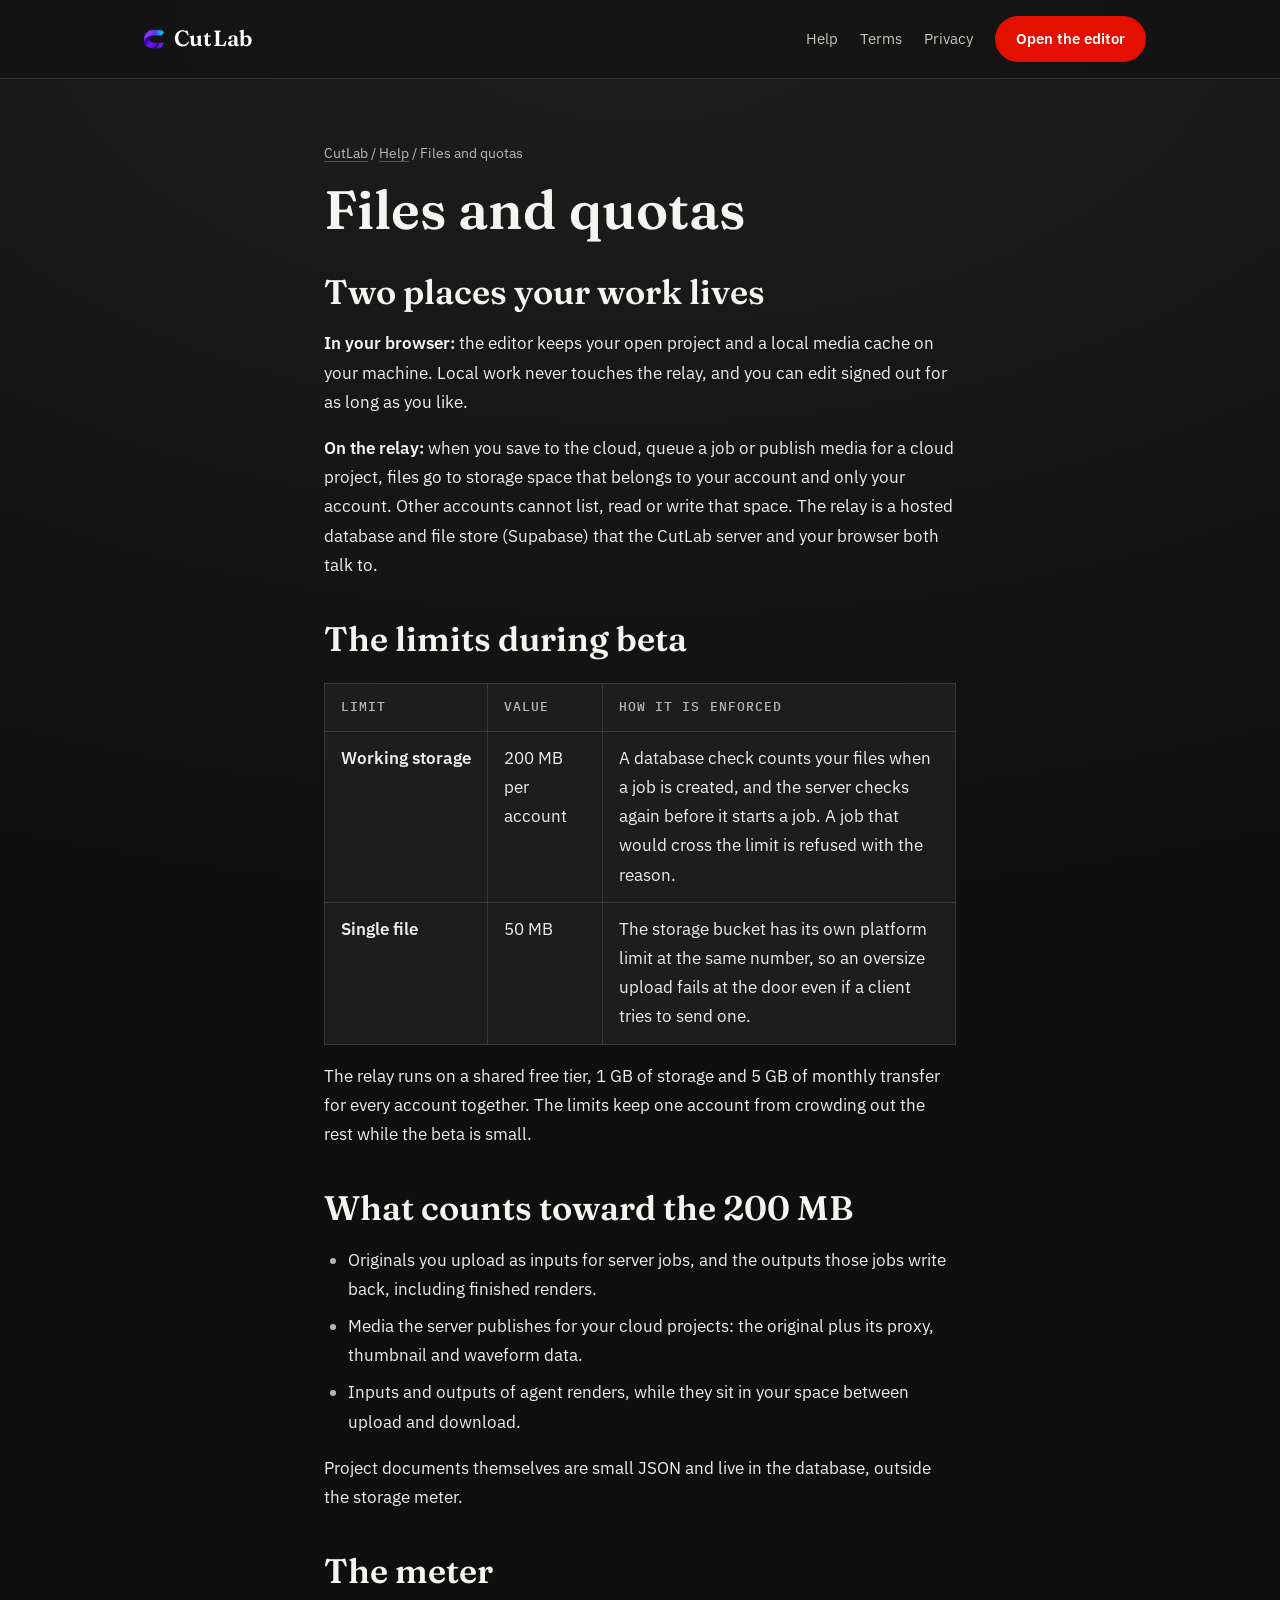
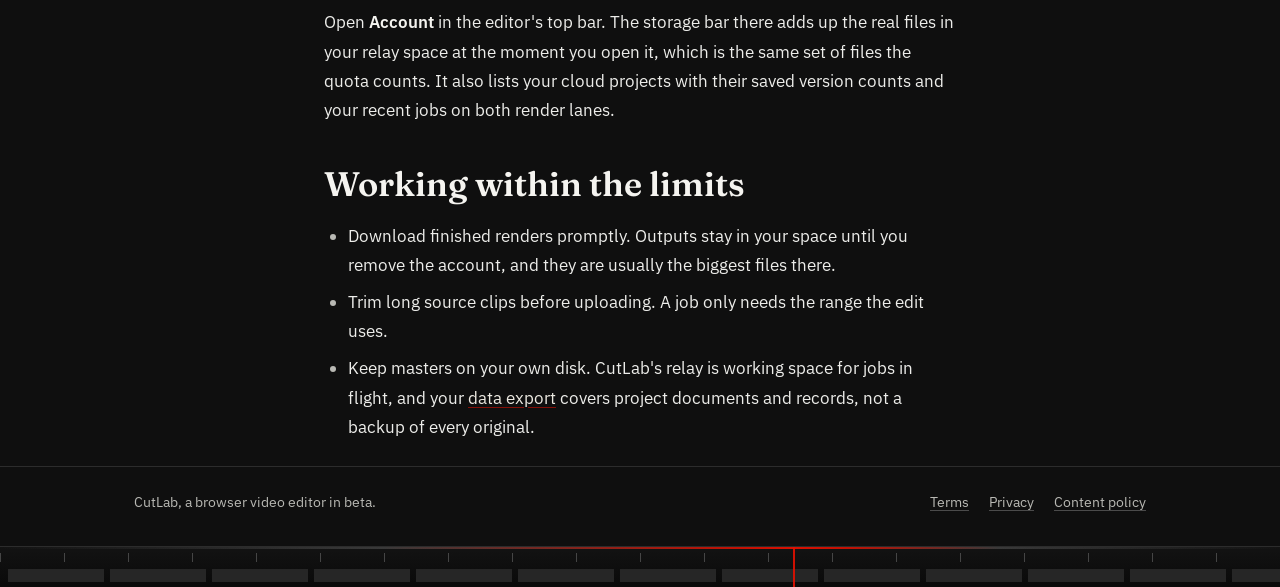
<file: landing/help/files-and-quotas.html>
<!DOCTYPE html>
<html lang="en">
<head>
<meta charset="utf-8">
<meta name="viewport" content="width=device-width, initial-scale=1">
<title>Files and quotas: CutLab help</title>
<meta name="description" content="Where CutLab files live, what the 200 MB working storage and 50 MB per-file limits count, and how the storage meter works.">
<link rel="icon" href="../assets/logo-mark.png">
<link rel="stylesheet" href="../assets/site.css">
</head>
<body>

<header class="site">
  <div class="wrap">
    <a class="brand" href="../"><img src="../assets/logo-mark.png" alt="CutLab logo"><span>CutLab</span></a>
    <nav class="main" aria-label="Main">
      <a href="./">Help</a>
      <a href="../legal/terms.html">Terms</a>
      <a href="../legal/privacy.html">Privacy</a>
      <a class="btn" href="../../">Open the editor</a>
    </nav>
  </div>
</header>

<main class="wrap prose">
  <div class="page-head">
    <p class="crumb"><a href="../">CutLab</a> / <a href="./">Help</a> / Files and quotas</p>
    <h1>Files and quotas</h1>
  </div>

  <h2>Two places your work lives</h2>
  <p>
    <strong>In your browser:</strong> the editor keeps your open project and a local media
    cache on your machine. Local work never touches the relay, and you can edit signed out
    for as long as you like.
  </p>
  <p>
    <strong>On the relay:</strong> when you save to the cloud, queue a job or publish media
    for a cloud project, files go to storage space that belongs to your account and only
    your account. Other accounts cannot list, read or write that space. The relay is a
    hosted database and file store (Supabase) that the CutLab server and your browser both
    talk to.
  </p>

  <h2>The limits during beta</h2>
  <table class="facts">
    <tr><th scope="col">Limit</th><th scope="col">Value</th><th scope="col">How it is enforced</th></tr>
    <tr>
      <td>Working storage</td>
      <td>200 MB per account</td>
      <td>A database check counts your files when a job is created, and the server checks again before it starts a job. A job that would cross the limit is refused with the reason.</td>
    </tr>
    <tr>
      <td>Single file</td>
      <td>50 MB</td>
      <td>The storage bucket has its own platform limit at the same number, so an oversize upload fails at the door even if a client tries to send one.</td>
    </tr>
  </table>
  <p>
    The relay runs on a shared free tier, 1 GB of storage and 5 GB of monthly transfer for
    every account together. The limits keep one account from crowding out the rest while
    the beta is small.
  </p>

  <h2>What counts toward the 200 MB</h2>
  <ul>
    <li>Originals you upload as inputs for server jobs, and the outputs those jobs write back, including finished renders.</li>
    <li>Media the server publishes for your cloud projects: the original plus its proxy, thumbnail and waveform data.</li>
    <li>Inputs and outputs of agent renders, while they sit in your space between upload and download.</li>
  </ul>
  <p>
    Project documents themselves are small JSON and live in the database, outside the
    storage meter.
  </p>

  <h2>The meter</h2>
  <p>
    Open <strong>Account</strong> in the editor's top bar. The storage bar there adds up
    the real files in your relay space at the moment you open it, which is the same set of
    files the quota counts. It also lists your cloud projects with their saved version
    counts and your recent jobs on both render lanes.
  </p>

  <h2>Working within the limits</h2>
  <ul>
    <li>Download finished renders promptly. Outputs stay in your space until you remove the account, and they are usually the biggest files there.</li>
    <li>Trim long source clips before uploading. A job only needs the range the edit uses.</li>
    <li>Keep masters on your own disk. CutLab's relay is working space for jobs in flight, and your <a href="export-and-delete.html">data export</a> covers project documents and records, not a backup of every original.</li>
  </ul>
</main>

<footer class="site">
  <div class="wrap">
    <span>CutLab, a browser video editor in beta.</span>
    <nav aria-label="Legal">
      <a href="../legal/terms.html">Terms</a>
      <a href="../legal/privacy.html">Privacy</a>
      <a href="../legal/content-policy.html">Content policy</a>
    </nav>
  </div>
</footer>

</body>
</html>
</file>
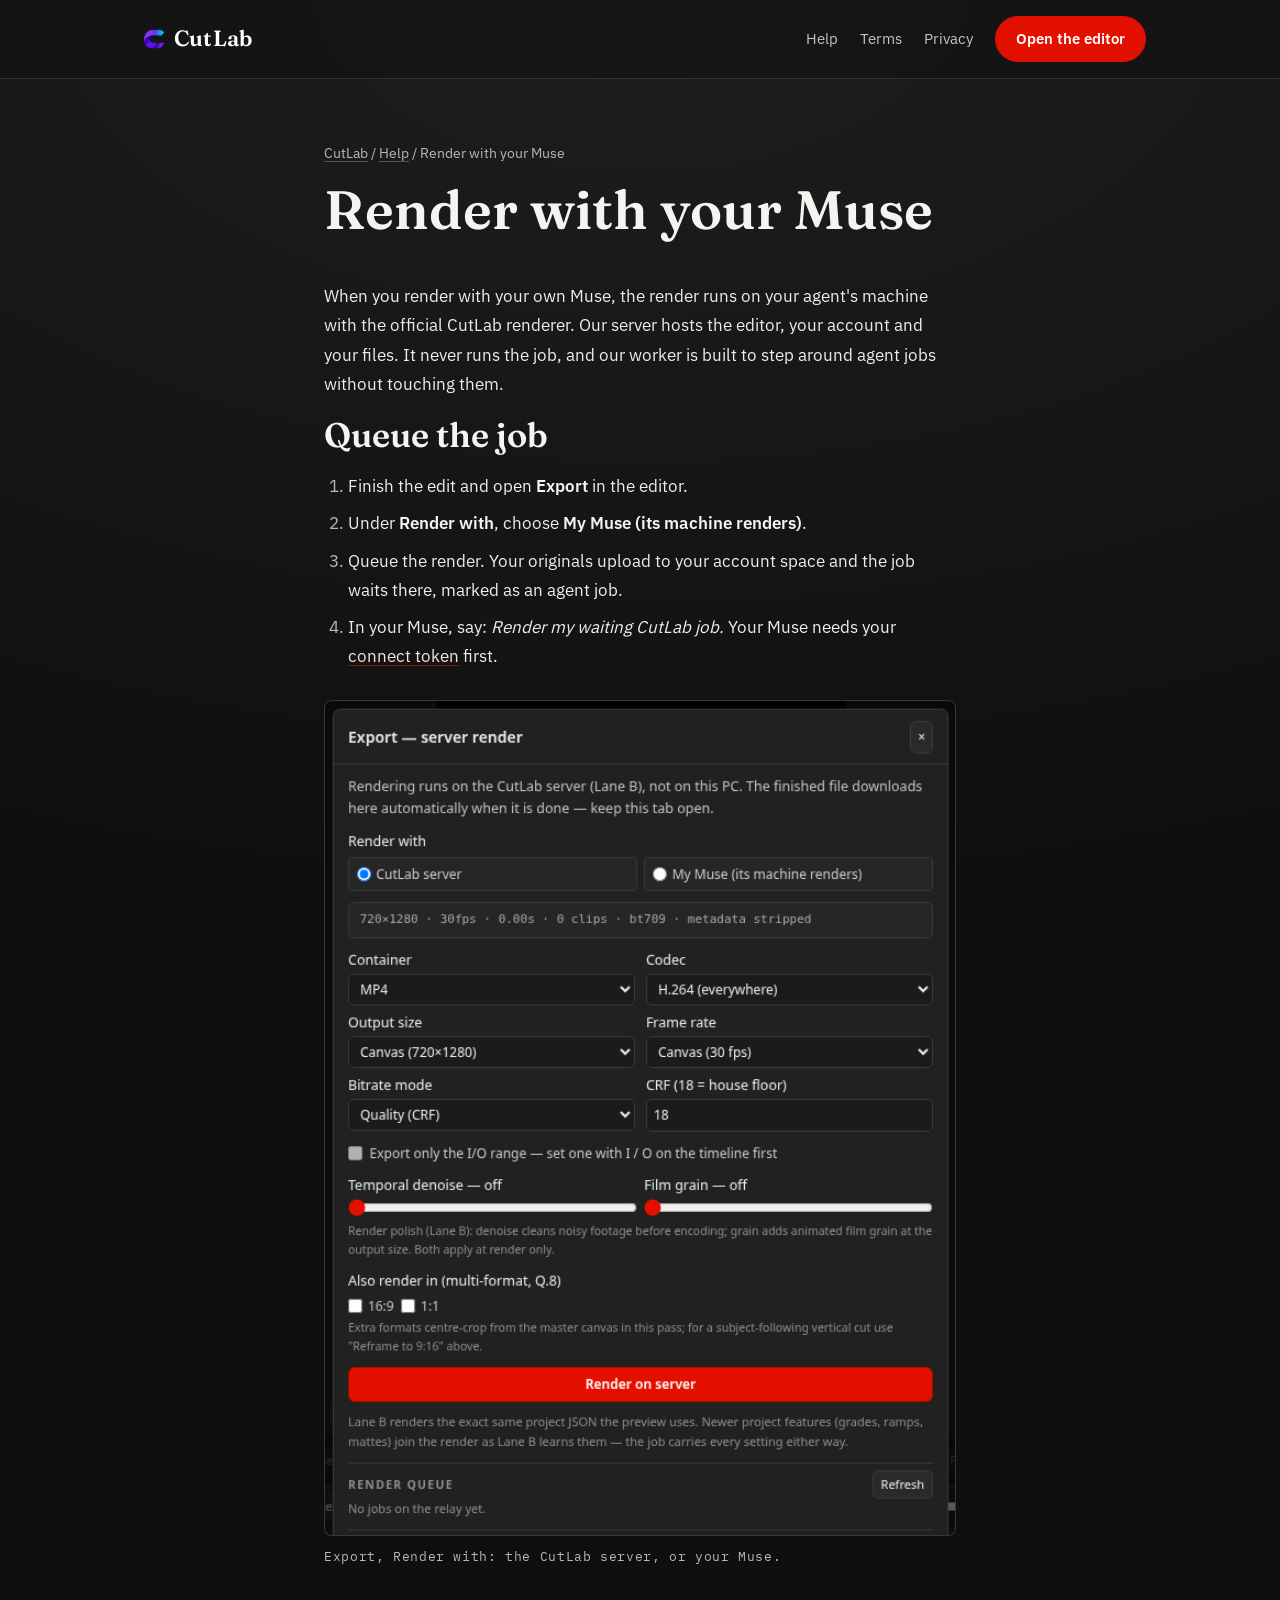
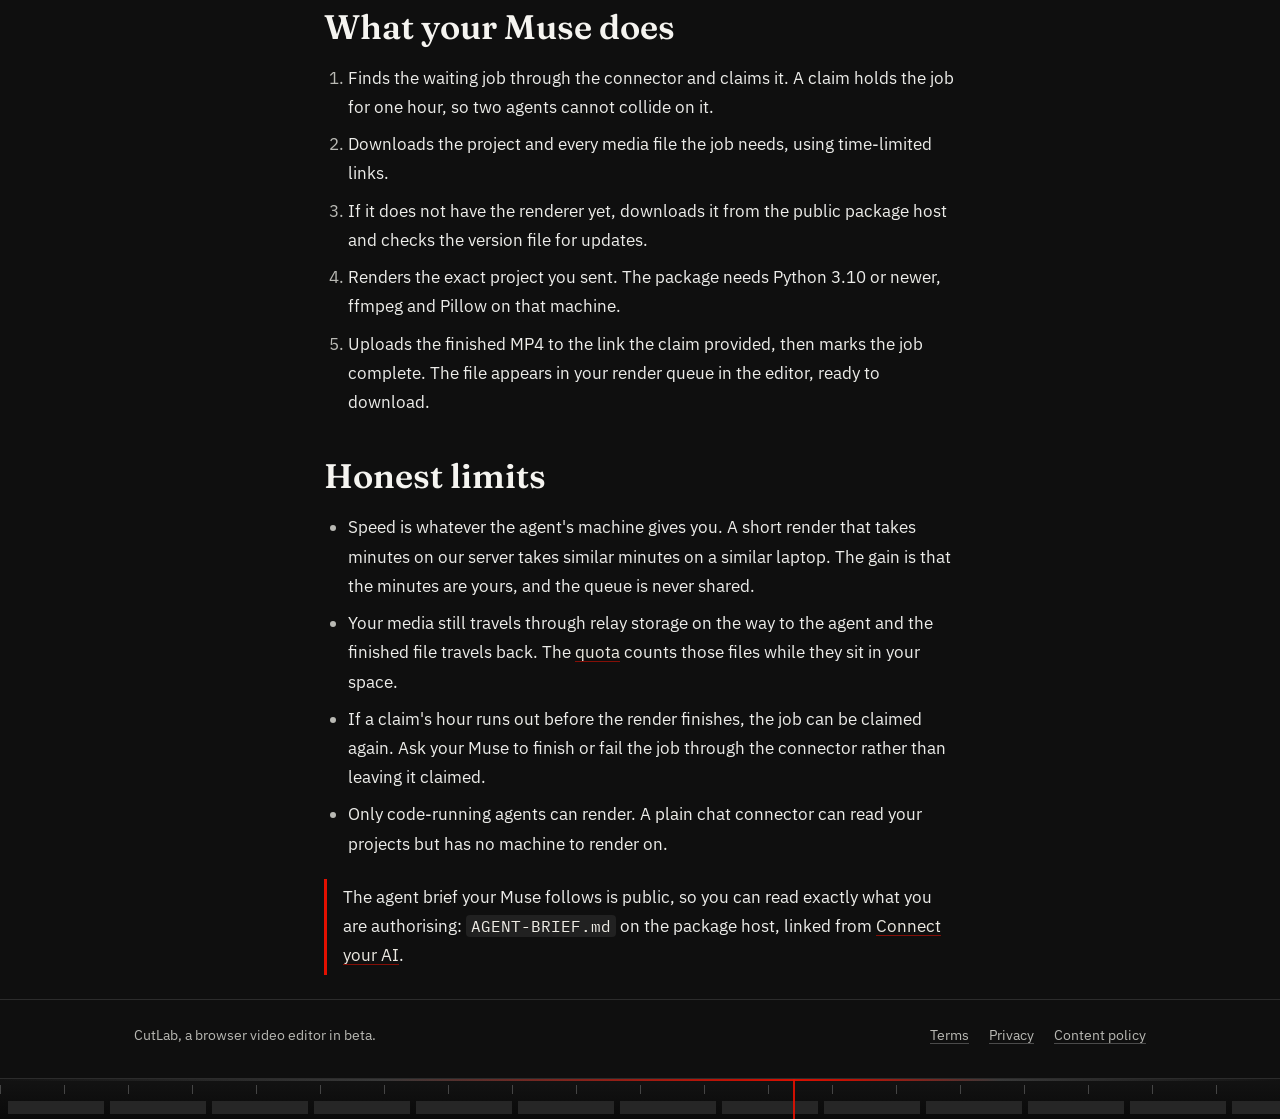
<file: landing/help/render-with-your-claude.html>
<!DOCTYPE html>
<html lang="en">
<head>
<meta charset="utf-8">
<meta name="viewport" content="width=device-width, initial-scale=1">
<title>Render with your Muse: CutLab help</title>
<meta name="description" content="Queue a CutLab render for your own Muse: it claims the job, renders on its machine with the official renderer, and uploads the MP4 back.">
<link rel="icon" href="../assets/logo-mark.png">
<link rel="stylesheet" href="../assets/site.css">
</head>
<body>

<header class="site">
  <div class="wrap">
    <a class="brand" href="../"><img src="../assets/logo-mark.png" alt="CutLab logo"><span>CutLab</span></a>
    <nav class="main" aria-label="Main">
      <a href="./">Help</a>
      <a href="../legal/terms.html">Terms</a>
      <a href="../legal/privacy.html">Privacy</a>
      <a class="btn" href="../../">Open the editor</a>
    </nav>
  </div>
</header>

<main class="wrap prose">
  <div class="page-head">
    <p class="crumb"><a href="../">CutLab</a> / <a href="./">Help</a> / Render with your Muse</p>
    <h1>Render with your Muse</h1>
  </div>

  <p>
    When you render with your own Muse, the render runs on your agent's machine with the
    official CutLab renderer. Our server hosts the editor, your account and your files.
    It never runs the job, and our worker is built to step around agent jobs without
    touching them.
  </p>

  <h2>Queue the job</h2>
  <ol>
    <li>Finish the edit and open <strong>Export</strong> in the editor.</li>
    <li>Under <strong>Render with</strong>, choose <strong>My Muse (its machine renders)</strong>.</li>
    <li>Queue the render. Your originals upload to your account space and the job waits there, marked as an agent job.</li>
    <li>In your Muse, say: <em>Render my waiting CutLab job.</em> Your Muse needs your <a href="connect-your-ai.html">connect token</a> first.</li>
  </ol>

  <figure class="shot">
    <img src="../assets/help-export.png" width="573" height="759" loading="lazy"
      alt="The Export dialog with the Render with choice at the top: CutLab server, or My Muse (its machine renders)">
    <figcaption class="mono">Export, Render with: the CutLab server, or your Muse.</figcaption>
  </figure>

  <h2>What your Muse does</h2>
  <ol>
    <li>Finds the waiting job through the connector and claims it. A claim holds the job for one hour, so two agents cannot collide on it.</li>
    <li>Downloads the project and every media file the job needs, using time-limited links.</li>
    <li>If it does not have the renderer yet, downloads it from the public package host and checks the version file for updates.</li>
    <li>Renders the exact project you sent. The package needs Python 3.10 or newer, ffmpeg and Pillow on that machine.</li>
    <li>Uploads the finished MP4 to the link the claim provided, then marks the job complete. The file appears in your render queue in the editor, ready to download.</li>
  </ol>

  <h2>Honest limits</h2>
  <ul>
    <li>Speed is whatever the agent's machine gives you. A short render that takes minutes on our server takes similar minutes on a similar laptop. The gain is that the minutes are yours, and the queue is never shared.</li>
    <li>Your media still travels through relay storage on the way to the agent and the finished file travels back. The <a href="files-and-quotas.html">quota</a> counts those files while they sit in your space.</li>
    <li>If a claim's hour runs out before the render finishes, the job can be claimed again. Ask your Muse to finish or fail the job through the connector rather than leaving it claimed.</li>
    <li>Only code-running agents can render. A plain chat connector can read your projects but has no machine to render on.</li>
  </ul>

  <p class="note">
    The agent brief your Muse follows is public, so you can read exactly what you are
    authorising: <code>AGENT-BRIEF.md</code> on the package host, linked from
    <a href="connect-your-ai.html">Connect your AI</a>.
  </p>
</main>

<footer class="site">
  <div class="wrap">
    <span>CutLab, a browser video editor in beta.</span>
    <nav aria-label="Legal">
      <a href="../legal/terms.html">Terms</a>
      <a href="../legal/privacy.html">Privacy</a>
      <a href="../legal/content-policy.html">Content policy</a>
    </nav>
  </div>
</footer>

</body>
</html>
</file>
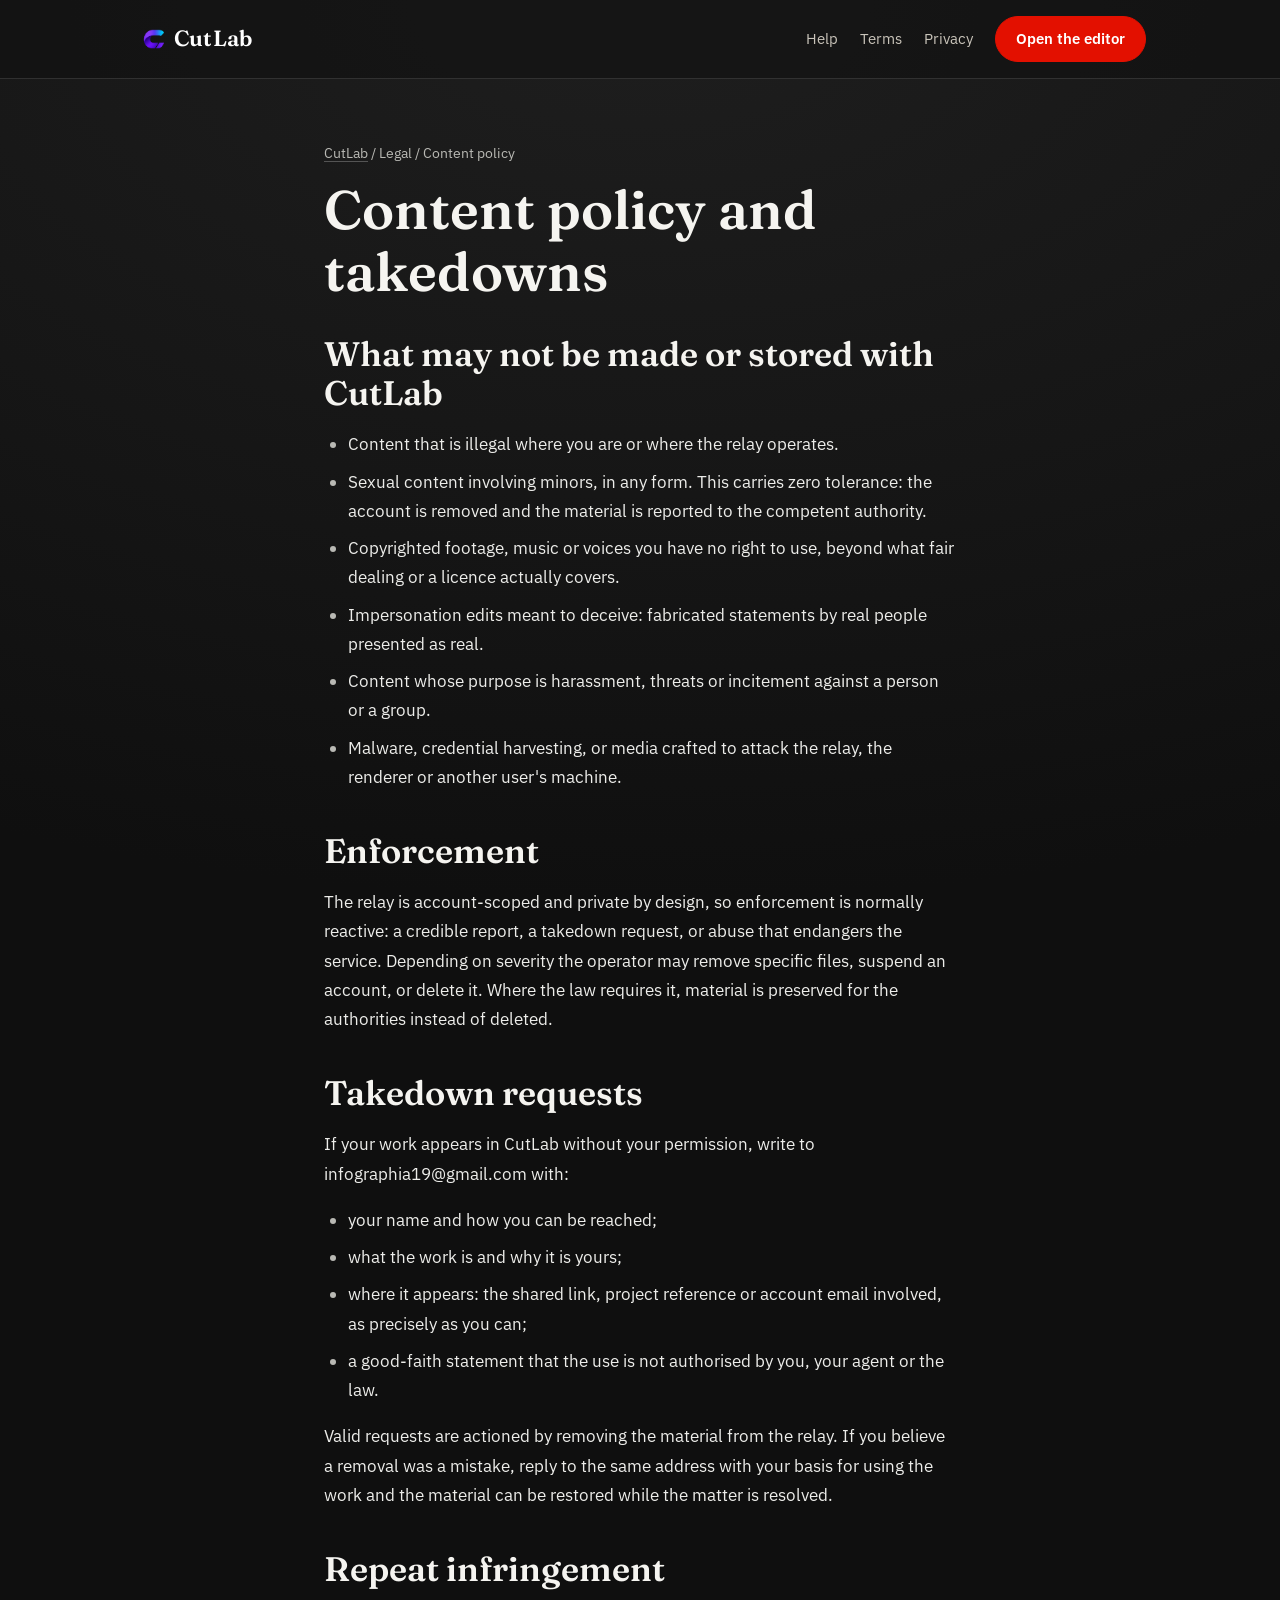
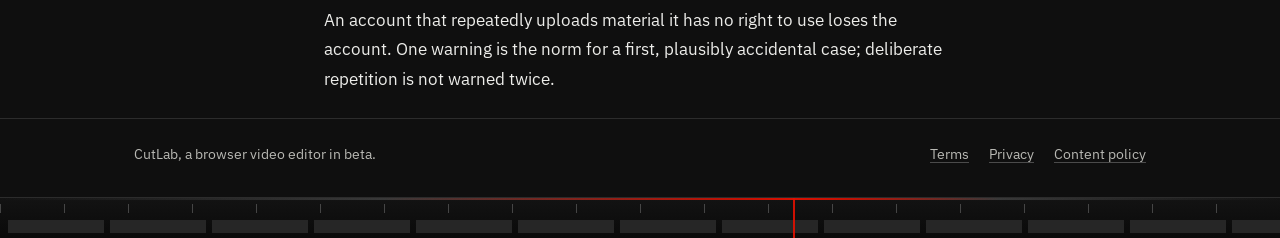
<file: landing/legal/content-policy.html>
<!DOCTYPE html>
<html lang="en">
<head>
<meta charset="utf-8">
<meta name="viewport" content="width=device-width, initial-scale=1">
<title>Content policy and takedowns: CutLab</title>
<meta name="description" content="What may not be created or stored with CutLab, how enforcement works, and how rights holders request a takedown.">
<link rel="icon" href="../assets/logo-mark.png">
<link rel="stylesheet" href="../assets/site.css">
</head>
<body>

<header class="site">
  <div class="wrap">
    <a class="brand" href="../"><img src="../assets/logo-mark.png" alt="CutLab logo"><span>CutLab</span></a>
    <nav class="main" aria-label="Main">
      <a href="../help/">Help</a>
      <a href="terms.html">Terms</a>
      <a href="privacy.html">Privacy</a>
      <a class="btn" href="../../">Open the editor</a>
    </nav>
  </div>
</header>

<main class="wrap prose">
  <div class="page-head">
    <p class="crumb"><a href="../">CutLab</a> / Legal / Content policy</p>
    <h1>Content policy and takedowns</h1>
  </div>

  <h2>What may not be made or stored with CutLab</h2>
  <ul>
    <li>Content that is illegal where you are or where the relay operates.</li>
    <li>Sexual content involving minors, in any form. This carries zero tolerance: the account is removed and the material is reported to the competent authority.</li>
    <li>Copyrighted footage, music or voices you have no right to use, beyond what fair dealing or a licence actually covers.</li>
    <li>Impersonation edits meant to deceive: fabricated statements by real people presented as real.</li>
    <li>Content whose purpose is harassment, threats or incitement against a person or a group.</li>
    <li>Malware, credential harvesting, or media crafted to attack the relay, the renderer or another user's machine.</li>
  </ul>

  <h2>Enforcement</h2>
  <p>
    The relay is account-scoped and private by design, so enforcement is normally
    reactive: a credible report, a takedown request, or abuse that endangers the service.
    Depending on severity the operator may remove specific files, suspend an account, or
    delete it. Where the law requires it, material is preserved for the authorities
    instead of deleted.
  </p>

  <h2>Takedown requests</h2>
  <p>
    If your work appears in CutLab without your permission, write to
    infographia19@gmail.com with:
  </p>
  <ul>
    <li>your name and how you can be reached;</li>
    <li>what the work is and why it is yours;</li>
    <li>where it appears: the shared link, project reference or account email involved, as precisely as you can;</li>
    <li>a good-faith statement that the use is not authorised by you, your agent or the law.</li>
  </ul>
  <p>
    Valid requests are actioned by removing the material from the relay. If you believe
    a removal was a mistake, reply to the same address with your basis for using the
    work and the material can be restored while the matter is resolved.
  </p>

  <h2>Repeat infringement</h2>
  <p>
    An account that repeatedly uploads material it has no right to use loses the account.
    One warning is the norm for a first, plausibly accidental case; deliberate repetition
    is not warned twice.
  </p>

</main>

<footer class="site">
  <div class="wrap">
    <span>CutLab, a browser video editor in beta.</span>
    <nav aria-label="Legal">
      <a href="terms.html">Terms</a>
      <a href="privacy.html">Privacy</a>
      <a href="content-policy.html">Content policy</a>
    </nav>
  </div>
</footer>

</body>
</html>
</file>
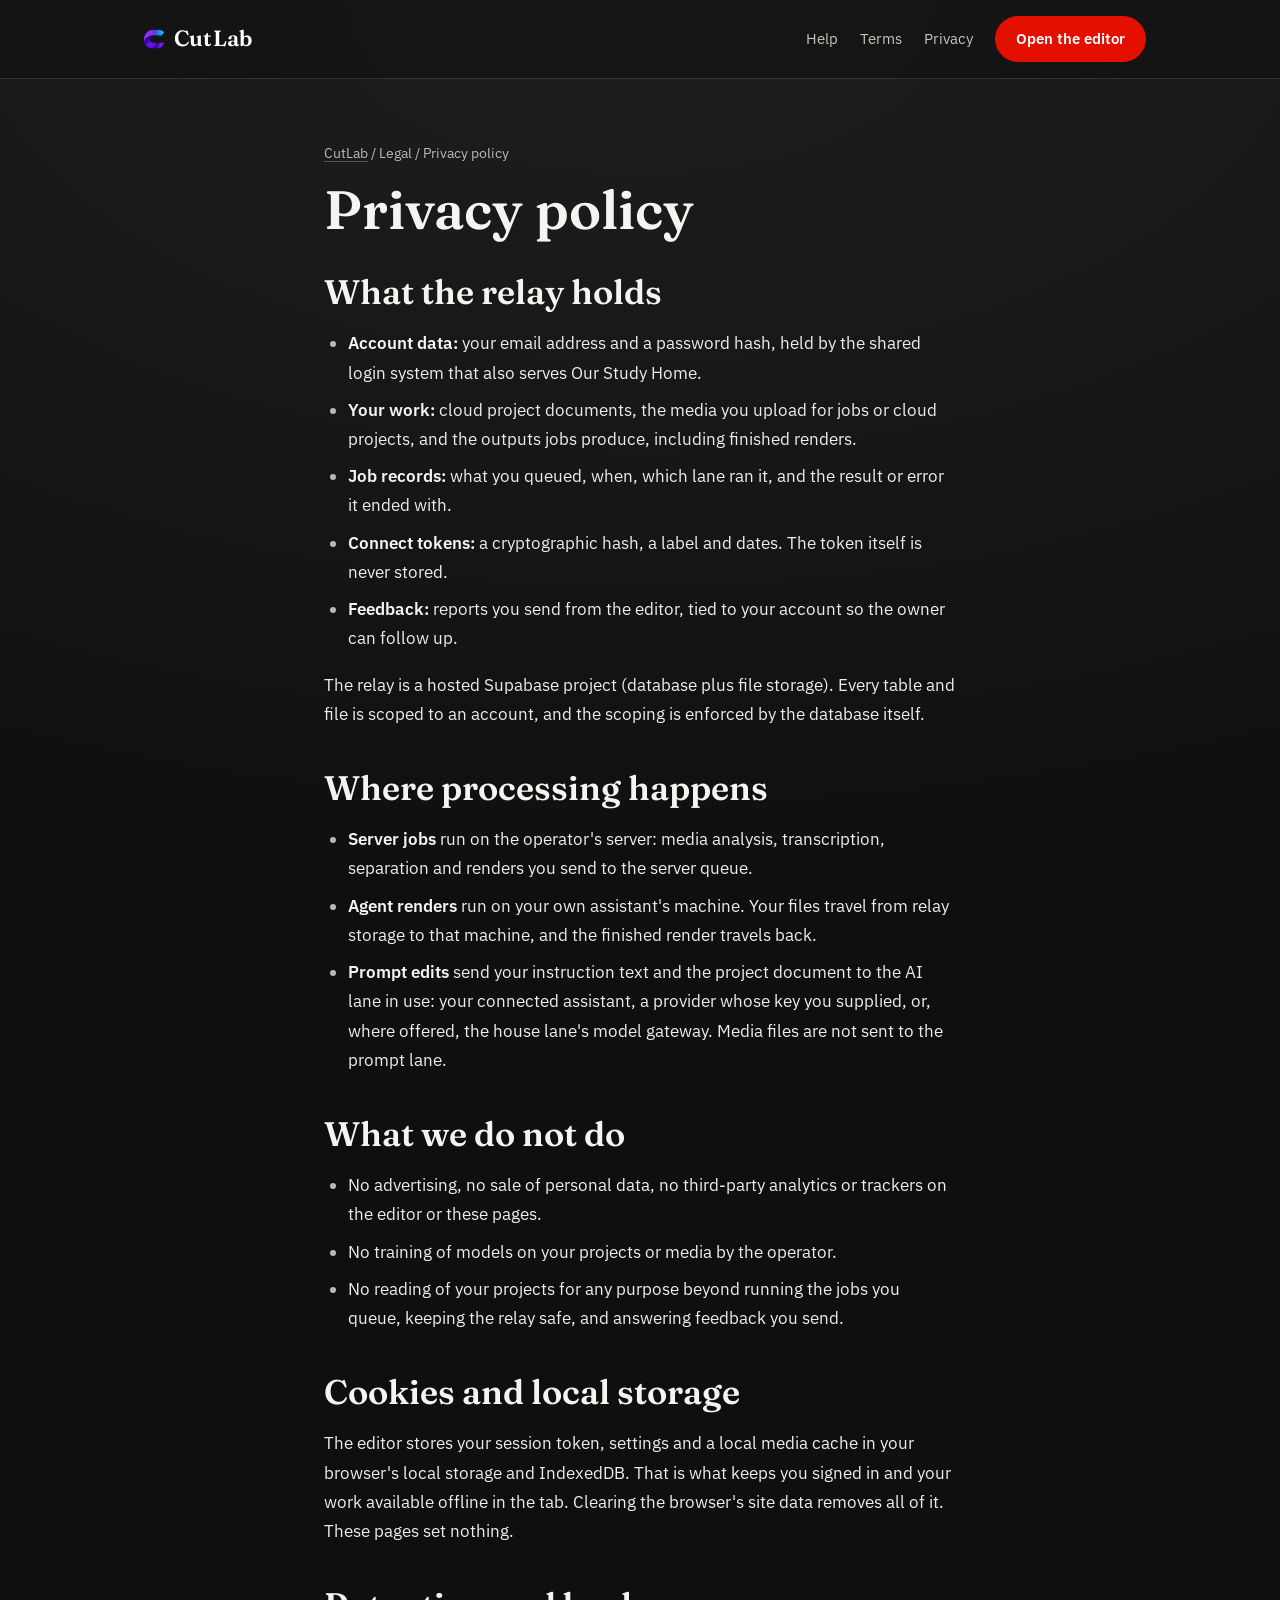
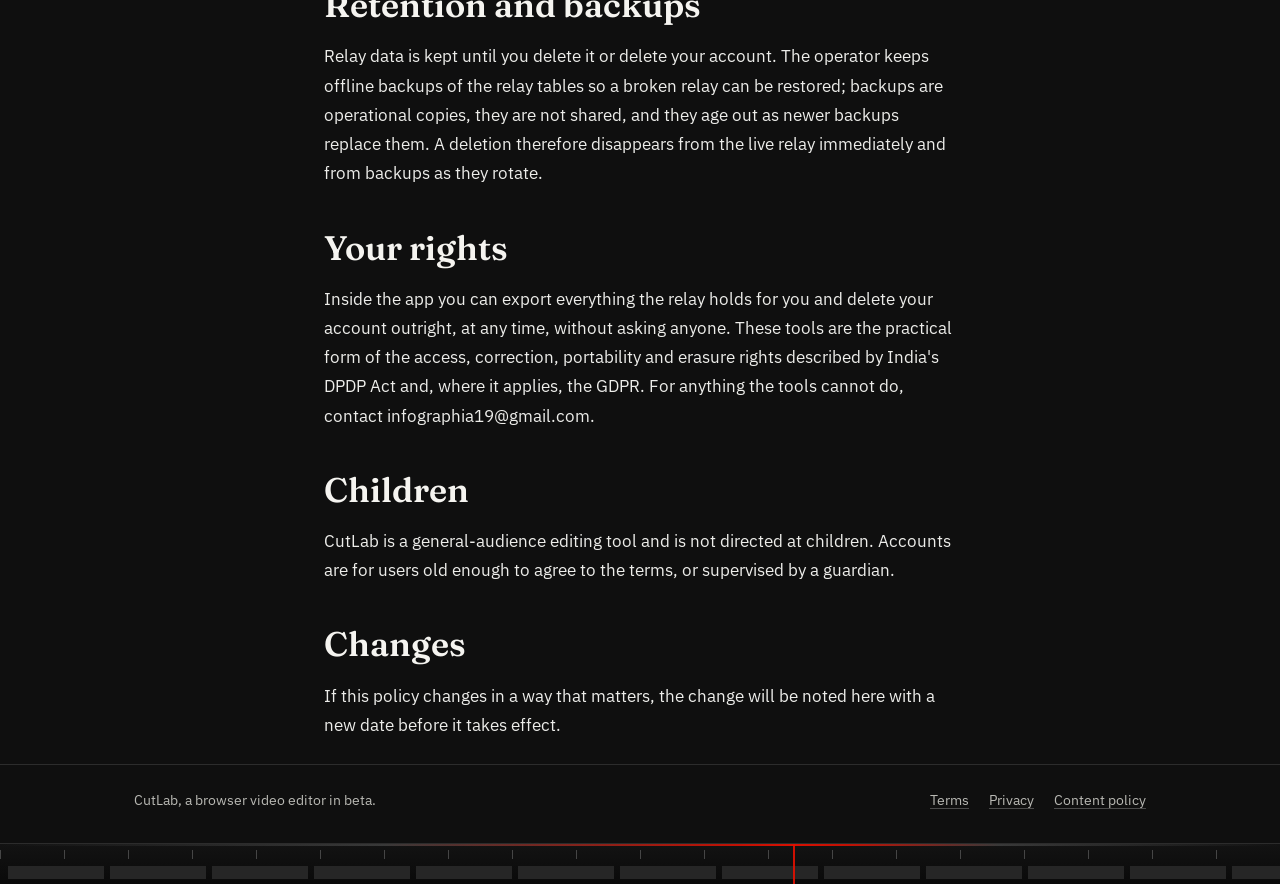
<file: landing/legal/privacy.html>
<!DOCTYPE html>
<html lang="en">
<head>
<meta charset="utf-8">
<meta name="viewport" content="width=device-width, initial-scale=1">
<title>Privacy policy: CutLab</title>
<meta name="description" content="CutLab privacy policy: what data the relay holds, where renders run, what is never collected, and your export and deletion rights.">
<link rel="icon" href="../assets/logo-mark.png">
<link rel="stylesheet" href="../assets/site.css">
</head>
<body>

<header class="site">
  <div class="wrap">
    <a class="brand" href="../"><img src="../assets/logo-mark.png" alt="CutLab logo"><span>CutLab</span></a>
    <nav class="main" aria-label="Main">
      <a href="../help/">Help</a>
      <a href="terms.html">Terms</a>
      <a href="privacy.html">Privacy</a>
      <a class="btn" href="../../">Open the editor</a>
    </nav>
  </div>
</header>

<main class="wrap prose">
  <div class="page-head">
    <p class="crumb"><a href="../">CutLab</a> / Legal / Privacy policy</p>
    <h1>Privacy policy</h1>
  </div>

  <h2>What the relay holds</h2>
  <ul>
    <li><strong>Account data:</strong> your email address and a password hash, held by the shared login system that also serves Our Study Home.</li>
    <li><strong>Your work:</strong> cloud project documents, the media you upload for jobs or cloud projects, and the outputs jobs produce, including finished renders.</li>
    <li><strong>Job records:</strong> what you queued, when, which lane ran it, and the result or error it ended with.</li>
    <li><strong>Connect tokens:</strong> a cryptographic hash, a label and dates. The token itself is never stored.</li>
    <li><strong>Feedback:</strong> reports you send from the editor, tied to your account so the owner can follow up.</li>
  </ul>
  <p>
    The relay is a hosted Supabase project (database plus file storage). Every table and
    file is scoped to an account, and the scoping is enforced by the database itself.
  </p>

  <h2>Where processing happens</h2>
  <ul>
    <li><strong>Server jobs</strong> run on the operator's server: media analysis, transcription, separation and renders you send to the server queue.</li>
    <li><strong>Agent renders</strong> run on your own assistant's machine. Your files travel from relay storage to that machine, and the finished render travels back.</li>
    <li><strong>Prompt edits</strong> send your instruction text and the project document to the AI lane in use: your connected assistant, a provider whose key you supplied, or, where offered, the house lane's model gateway. Media files are not sent to the prompt lane.</li>
  </ul>

  <h2>What we do not do</h2>
  <ul>
    <li>No advertising, no sale of personal data, no third-party analytics or trackers on the editor or these pages.</li>
    <li>No training of models on your projects or media by the operator.</li>
    <li>No reading of your projects for any purpose beyond running the jobs you queue, keeping the relay safe, and answering feedback you send.</li>
  </ul>

  <h2>Cookies and local storage</h2>
  <p>
    The editor stores your session token, settings and a local media cache in your
    browser's local storage and IndexedDB. That is what keeps you signed in and your
    work available offline in the tab. Clearing the browser's site data removes all of
    it. These pages set nothing.
  </p>

  <h2>Retention and backups</h2>
  <p>
    Relay data is kept until you delete it or delete your account. The operator keeps
    offline backups of the relay tables so a broken relay can be restored; backups are
    operational copies, they are not shared, and they age out as newer backups replace
    them. A deletion therefore disappears from the live relay immediately and from
    backups as they rotate.
  </p>

  <h2>Your rights</h2>
  <p>
    Inside the app you can export everything the relay holds for you and delete your
    account outright, at any time, without asking anyone. These tools are the practical
    form of the access, correction, portability and erasure rights described by India's
    DPDP Act and, where it applies, the GDPR. For anything the tools cannot do, contact
    infographia19@gmail.com.
  </p>

  <h2>Children</h2>
  <p>
    CutLab is a general-audience editing tool and is not directed at children. Accounts
    are for users old enough to agree to the terms, or supervised by a guardian.
  </p>

  <h2>Changes</h2>
  <p>
    If this policy changes in a way that matters, the change will be noted here with a
    new date before it takes effect.
  </p>

</main>

<footer class="site">
  <div class="wrap">
    <span>CutLab, a browser video editor in beta.</span>
    <nav aria-label="Legal">
      <a href="terms.html">Terms</a>
      <a href="privacy.html">Privacy</a>
      <a href="content-policy.html">Content policy</a>
    </nav>
  </div>
</footer>

</body>
</html>
</file>
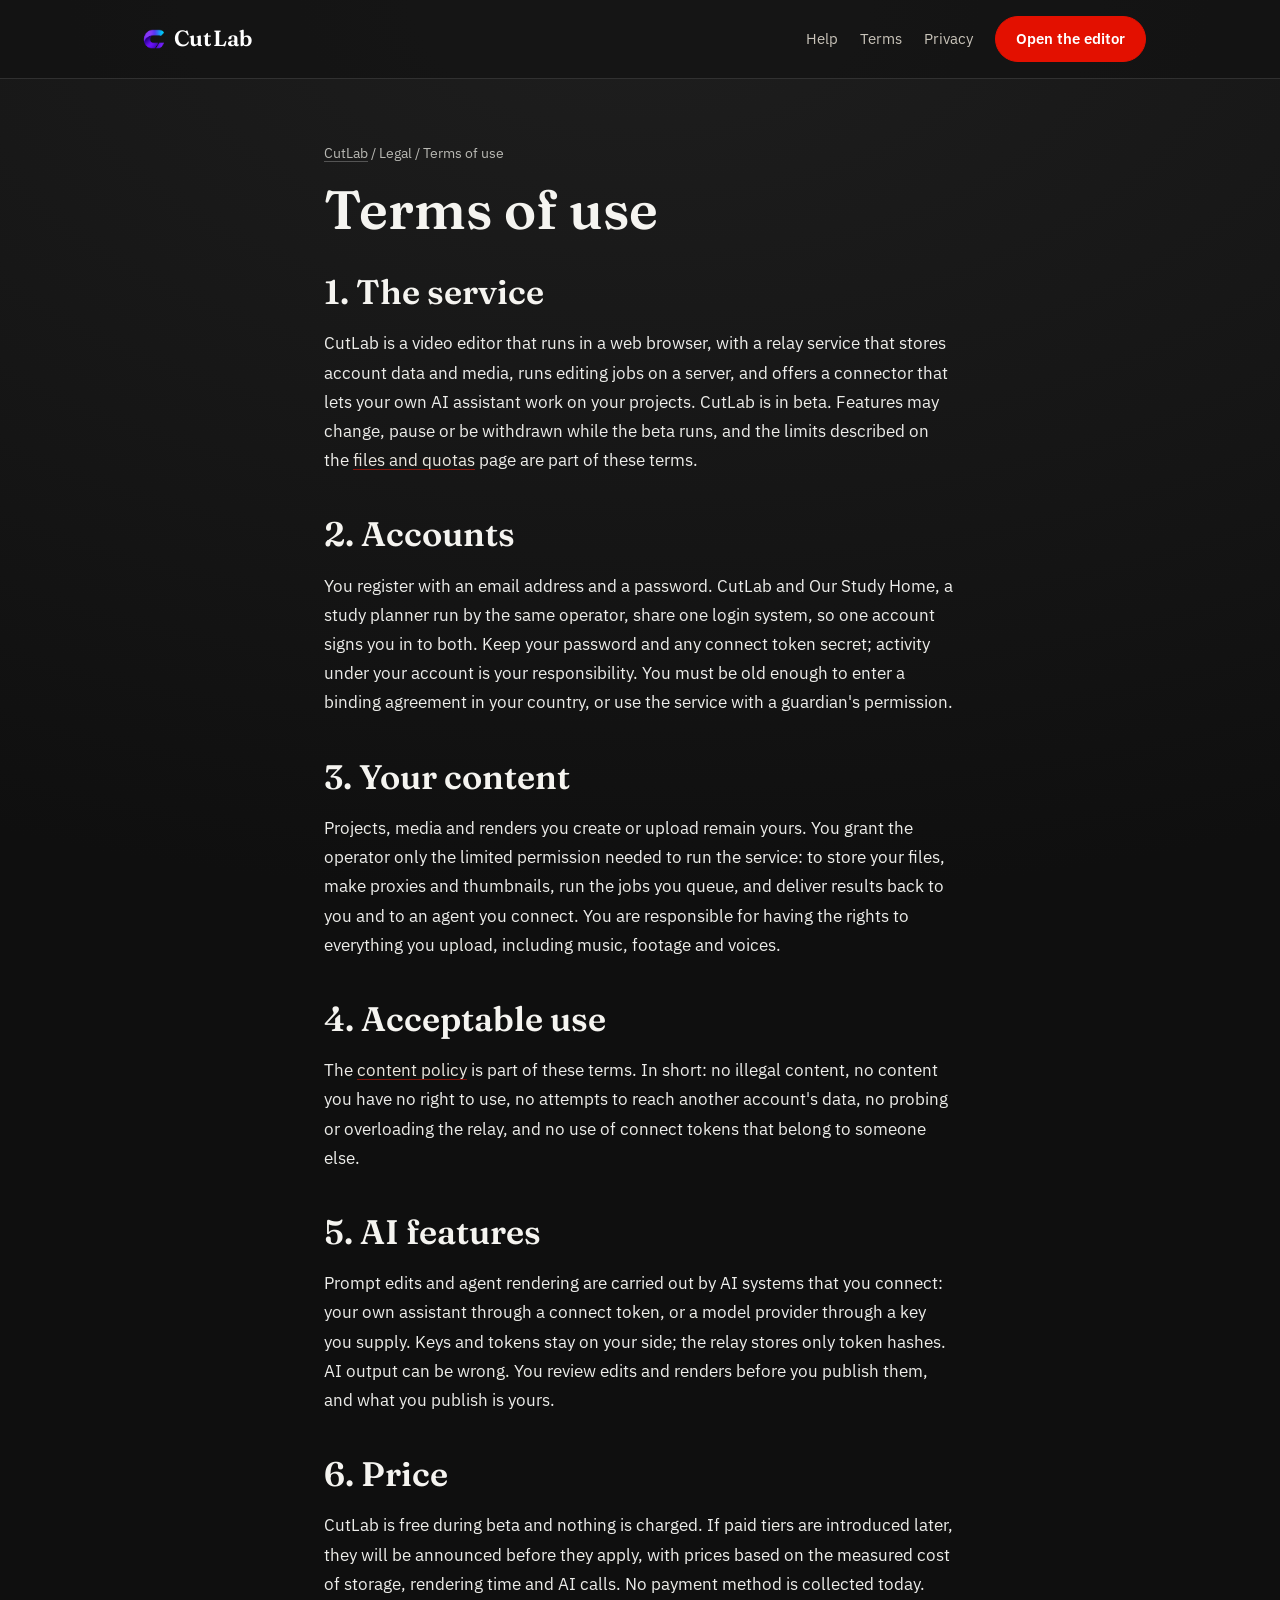
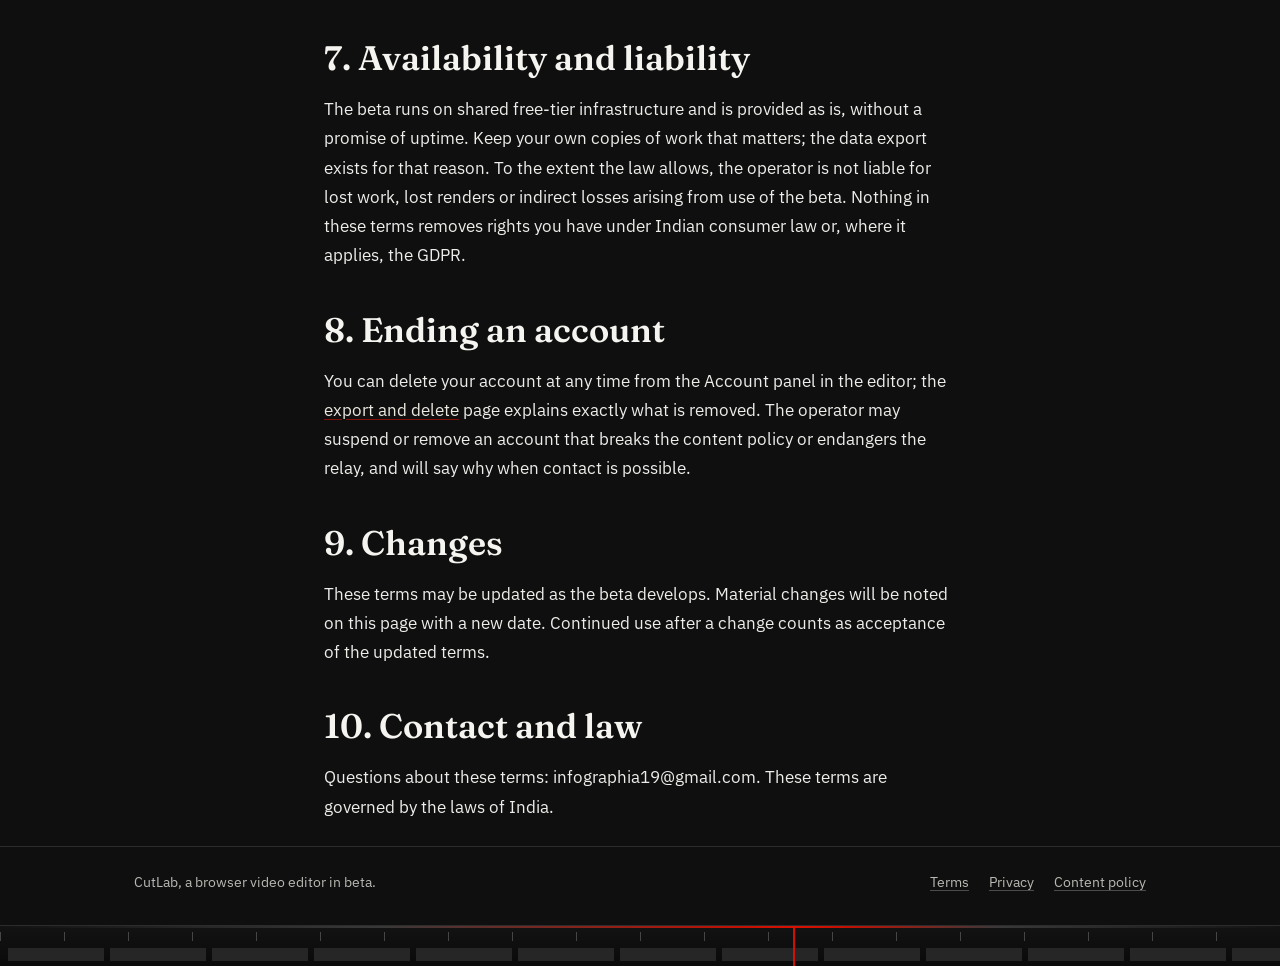
<file: landing/legal/terms.html>
<!DOCTYPE html>
<html lang="en">
<head>
<meta charset="utf-8">
<meta name="viewport" content="width=device-width, initial-scale=1">
<title>Terms of use: CutLab</title>
<meta name="description" content="CutLab terms of use: the service, accounts, your content, AI features, beta limits and deletion.">
<link rel="icon" href="../assets/logo-mark.png">
<link rel="stylesheet" href="../assets/site.css">
</head>
<body>

<header class="site">
  <div class="wrap">
    <a class="brand" href="../"><img src="../assets/logo-mark.png" alt="CutLab logo"><span>CutLab</span></a>
    <nav class="main" aria-label="Main">
      <a href="../help/">Help</a>
      <a href="terms.html">Terms</a>
      <a href="privacy.html">Privacy</a>
      <a class="btn" href="../../">Open the editor</a>
    </nav>
  </div>
</header>

<main class="wrap prose">
  <div class="page-head">
    <p class="crumb"><a href="../">CutLab</a> / Legal / Terms of use</p>
    <h1>Terms of use</h1>
  </div>

  <h2>1. The service</h2>
  <p>
    CutLab is a video editor that runs in a web browser, with a relay service that stores
    account data and media, runs editing jobs on a server, and offers a connector that
    lets your own AI assistant work on your projects. CutLab is in beta. Features may
    change, pause or be withdrawn while the beta runs, and the limits described on the
    <a href="../help/files-and-quotas.html">files and quotas</a> page are part of these terms.
  </p>

  <h2>2. Accounts</h2>
  <p>
    You register with an email address and a password. CutLab and Our Study Home, a study
    planner run by the same operator, share one login system, so one account signs you in
    to both. Keep your password and any connect token secret; activity under your account
    is your responsibility. You must be old enough to enter a binding agreement in your
    country, or use the service with a guardian's permission.
  </p>

  <h2>3. Your content</h2>
  <p>
    Projects, media and renders you create or upload remain yours. You grant the operator
    only the limited permission needed to run the service: to store your files, make
    proxies and thumbnails, run the jobs you queue, and deliver results back to you and to
    an agent you connect. You are responsible for having the rights to everything you
    upload, including music, footage and voices.
  </p>

  <h2>4. Acceptable use</h2>
  <p>
    The <a href="content-policy.html">content policy</a> is part of these terms. In short:
    no illegal content, no content you have no right to use, no attempts to reach another
    account's data, no probing or overloading the relay, and no use of connect tokens that
    belong to someone else.
  </p>

  <h2>5. AI features</h2>
  <p>
    Prompt edits and agent rendering are carried out by AI systems that you connect: your
    own assistant through a connect token, or a model provider through a key you supply.
    Keys and tokens stay on your side; the relay stores only token hashes. AI output can
    be wrong. You review edits and renders before you publish them, and what you publish
    is yours.
  </p>

  <h2>6. Price</h2>
  <p>
    CutLab is free during beta and nothing is charged. If paid tiers are introduced later,
    they will be announced before they apply, with prices based on the measured cost of
    storage, rendering time and AI calls. No payment method is collected today.
  </p>

  <h2>7. Availability and liability</h2>
  <p>
    The beta runs on shared free-tier infrastructure and is provided as is, without a
    promise of uptime. Keep your own copies of work that matters; the data export exists
    for that reason. To the extent the law allows, the operator is not liable for lost
    work, lost renders or indirect losses arising from use of the beta. Nothing in these
    terms removes rights you have under Indian consumer law or, where it applies, the GDPR.
  </p>

  <h2>8. Ending an account</h2>
  <p>
    You can delete your account at any time from the Account panel in the editor; the
    <a href="../help/export-and-delete.html">export and delete</a> page explains exactly
    what is removed. The operator may suspend or remove an account that breaks the
    content policy or endangers the relay, and will say why when contact is possible.
  </p>

  <h2>9. Changes</h2>
  <p>
    These terms may be updated as the beta develops. Material changes will be noted on
    this page with a new date. Continued use after a change counts as acceptance of the
    updated terms.
  </p>

  <h2>10. Contact and law</h2>
  <p>
    Questions about these terms: infographia19@gmail.com. These terms are governed by the laws
    of India.
  </p>

</main>

<footer class="site">
  <div class="wrap">
    <span>CutLab, a browser video editor in beta.</span>
    <nav aria-label="Legal">
      <a href="terms.html">Terms</a>
      <a href="privacy.html">Privacy</a>
      <a href="content-policy.html">Content policy</a>
    </nav>
  </div>
</footer>

</body>
</html>
</file>
<file: landing/assets/site.css>
/* CutLab public pages — one theme across the whole public surface
   (theme unification 2026-11-06): the P1 charcoal system of the start
   page. Charcoal vignette ground, off-white text, Fraunces headlines,
   IBM Plex Sans body, IBM Plex Mono labels. Signal Red is the ONLY
   accent: primary buttons, link underlines on hover, small markers —
   never body text. Body #EDEDEA and secondary #B9B9B4 both clear
   WCAG AA on the charcoal ground. */

/* Self-hosted fonts (2026-11-06) — no Google Fonts requests anywhere:
   the three families live in assets/fonts/ as latin-subset woff2, so
   the design arrives even on networks where the CDN is unreachable.
   Only the weights the CSS actually applies are shipped: Fraunces 600
   (every heading + wordmark), Plex Sans 400/500/600, Plex Mono 400/500.
   Fraunces 500 and Fraunces italic were in the old CDN request but no
   rule or page ever used them, so they are not carried over. Plex Sans
   ships as its variable font (wght axis) in one file, declared per
   weight exactly as the CDN declared it. Total payload: 93,404 B. */
@font-face {
  font-family: "Fraunces";
  font-style: normal;
  font-weight: 600;
  font-display: swap;
  src: url("fonts/fraunces-600.woff2") format("woff2");
  unicode-range: U+0000-00FF, U+0131, U+0152-0153, U+02BB-02BC, U+02C6, U+02DA, U+02DC, U+0304, U+0308, U+0329, U+2000-206F, U+20AC, U+2122, U+2191, U+2193, U+2212, U+2215, U+FEFF, U+FFFD;
}
@font-face {
  font-family: "IBM Plex Sans";
  font-style: normal;
  font-weight: 400;
  font-display: swap;
  src: url("fonts/plex-sans-var.woff2") format("woff2");
  unicode-range: U+0000-00FF, U+0131, U+0152-0153, U+02BB-02BC, U+02C6, U+02DA, U+02DC, U+0304, U+0308, U+0329, U+2000-206F, U+20AC, U+2122, U+2191, U+2193, U+2212, U+2215, U+FEFF, U+FFFD;
}
@font-face {
  font-family: "IBM Plex Sans";
  font-style: normal;
  font-weight: 500;
  font-display: swap;
  src: url("fonts/plex-sans-var.woff2") format("woff2");
  unicode-range: U+0000-00FF, U+0131, U+0152-0153, U+02BB-02BC, U+02C6, U+02DA, U+02DC, U+0304, U+0308, U+0329, U+2000-206F, U+20AC, U+2122, U+2191, U+2193, U+2212, U+2215, U+FEFF, U+FFFD;
}
@font-face {
  font-family: "IBM Plex Sans";
  font-style: normal;
  font-weight: 600;
  font-display: swap;
  src: url("fonts/plex-sans-var.woff2") format("woff2");
  unicode-range: U+0000-00FF, U+0131, U+0152-0153, U+02BB-02BC, U+02C6, U+02DA, U+02DC, U+0304, U+0308, U+0329, U+2000-206F, U+20AC, U+2122, U+2191, U+2193, U+2212, U+2215, U+FEFF, U+FFFD;
}
@font-face {
  font-family: "IBM Plex Mono";
  font-style: normal;
  font-weight: 400;
  font-display: swap;
  src: url("fonts/plex-mono-400.woff2") format("woff2");
  unicode-range: U+0000-00FF, U+0131, U+0152-0153, U+02BB-02BC, U+02C6, U+02DA, U+02DC, U+0304, U+0308, U+0329, U+2000-206F, U+20AC, U+2122, U+2191, U+2193, U+2212, U+2215, U+FEFF, U+FFFD;
}
@font-face {
  font-family: "IBM Plex Mono";
  font-style: normal;
  font-weight: 500;
  font-display: swap;
  src: url("fonts/plex-mono-500.woff2") format("woff2");
  unicode-range: U+0000-00FF, U+0131, U+0152-0153, U+02BB-02BC, U+02C6, U+02DA, U+02DC, U+0304, U+0308, U+0329, U+2000-206F, U+20AC, U+2122, U+2191, U+2193, U+2212, U+2215, U+FEFF, U+FFFD;
}

:root {
  --bg: #141414;
  --surface: #1d1d1d;
  --ink: #ededea;
  --body: #ededea;
  --secondary: #d8d4cc;
  --muted: #b9b9b4;
  --hairline: rgba(255, 255, 255, 0.12);
  --accent: #e31000;
  --accent-dark: #b50d00;
  --code-bg: #212121;
}

* { box-sizing: border-box; }

html { scroll-behavior: smooth; background: #0f0f0f; }

body {
  margin: 0;
  background: radial-gradient(130% 900px at 50% 0%, #1e1e1e 0%, #161616 55%, #0f0f0f 100%);
  background-attachment: fixed;
  background-color: #0f0f0f;
  color: var(--ink);
  font-family: "IBM Plex Sans", "Segoe UI", system-ui, -apple-system, sans-serif;
  font-size: 17px;
  line-height: 1.6;
}

a {
  color: #ece9e1; text-decoration-thickness: 1px; text-underline-offset: 3px;
  text-decoration-color: rgba(227, 16, 0, 0.55);
}
a:hover { color: #fff; text-decoration-color: var(--accent); text-decoration-thickness: 2px; }
a:focus-visible, button:focus-visible, .btn:focus-visible {
  outline: 2px solid var(--accent);
  outline-offset: 2px;
}

.wrap { max-width: 1060px; margin: 0 auto; padding: 0 24px; }

/* header — same corner chrome as the start page: small logo top-left,
   quiet links + one red pill top-right */
header.site {
  border-bottom: 1px solid var(--hairline);
  background: rgba(15, 15, 15, 0.55);
}
header.site .wrap {
  display: flex; align-items: center; gap: 28px; padding-top: 16px; padding-bottom: 16px;
}
.brand { display: flex; align-items: center; gap: 10px; text-decoration: none; color: #fff; }
.brand img { width: 30px; height: 30px; display: block; }
.brand span {
  font-family: "Fraunces", Georgia, serif; font-weight: 600; font-size: 22px; letter-spacing: 0.01em;
}
nav.main { margin-left: auto; display: flex; align-items: center; gap: 22px; font-size: 15px; }
nav.main a { color: #c9c4ba; text-decoration: none; }
nav.main a:hover { color: #fff; text-decoration: underline; text-decoration-color: var(--accent); }
nav.main a.btn { color: #fff; }
nav.main a.btn:hover { color: #fff; text-decoration: none; }

.btn {
  display: inline-block; padding: 10px 20px; border-radius: 999px;
  border: 1px solid var(--accent); background: var(--accent); color: #fff;
  font-weight: 600; font-size: 15px; text-decoration: none;
  transition: background-color 0.15s ease, border-color 0.15s ease;
}
.btn:hover { background: var(--accent-dark); border-color: var(--accent-dark); color: #fff; }
.btn.secondary { background: #212121; color: var(--ink); border-color: #3a3a3a; }
.btn.secondary:hover { background: #2a2a2a; color: #fff; border-color: #c0c0c0; }

/* hero */
.hero { padding: 64px 0 8px; }
.eyebrow {
  font-family: "IBM Plex Mono", "SFMono-Regular", Consolas, monospace;
  font-size: 13px; letter-spacing: 0.14em; text-transform: uppercase; color: var(--accent);
  margin: 0 0 18px;
}
h1, h2, h3 { font-family: "Fraunces", Georgia, serif; font-weight: 600; line-height: 1.15; color: #f5f4f0; }
h1 { font-size: clamp(34px, 5.2vw, 54px); margin: 0 0 20px; max-width: 16em; }
h2 { font-size: clamp(26px, 3.4vw, 34px); margin: 0 0 14px; }
h3 { font-size: 20px; margin: 0 0 8px; }
.lede { font-size: 20px; color: var(--secondary); max-width: 38em; margin: 0 0 28px; }
.cta-row { display: flex; flex-wrap: wrap; gap: 12px; align-items: center; margin-bottom: 12px; }
.cta-note { font-size: 14px; color: var(--muted); }

/* figures */
figure.shot { margin: 40px 0; }
figure.shot img {
  width: 100%; height: auto; display: block;
  border: 1px solid var(--hairline); border-radius: 8px; background: var(--surface);
}
figure.shot video {
  width: 100%; height: auto; display: block;
  border: 1px solid var(--hairline); border-radius: 8px; background: var(--surface);
}
figure.shot figcaption { font-size: 14px; color: var(--muted); margin-top: 10px; }
figure.shot.narrow img { max-width: 760px; }
/* help teaching figures: mono caption; small native shots stay at
   natural size instead of being stretched to the prose measure */
figure.shot figcaption.mono {
  font-family: "IBM Plex Mono", Consolas, monospace; font-size: 12.5px; letter-spacing: 0.05em;
}
.prose figure.shot { margin: 28px 0; }
figure.shot.natural img { width: auto; max-width: 100%; }

/* sections */
section { padding: 44px 0; border-top: 1px solid var(--hairline); }
section:first-of-type { border-top: none; }
.section-intro { max-width: 42em; color: var(--secondary); }

/* ruled feature rows (no card grids) */
.rows { border-top: 1px solid var(--hairline); margin-top: 28px; }
.row {
  display: grid; grid-template-columns: 240px 1fr; gap: 8px 32px;
  padding: 20px 0; border-bottom: 1px solid var(--hairline);
}
.row h3 { margin: 0; font-size: 19px; }
.row p { margin: 0; color: var(--secondary); max-width: 44em; }

/* tables */
table.facts { border-collapse: collapse; width: 100%; margin-top: 24px; background: var(--surface); }
table.facts th, table.facts td {
  text-align: left; padding: 12px 16px; border: 1px solid var(--hairline); vertical-align: top;
}
table.facts th { font-family: "IBM Plex Mono", Consolas, monospace; font-size: 13px;
  letter-spacing: 0.08em; text-transform: uppercase; color: var(--muted); font-weight: 500; }
table.facts td:first-child { font-weight: 600; white-space: nowrap; }
/* quota/limit figures line up digit-for-digit down the column */
table.facts td { font-variant-numeric: tabular-nums; }

/* prose pages (help + legal) — readability governs: ~68ch measure,
   generous leading, AA body text on the charcoal ground */
.prose { max-width: 68ch; line-height: 1.72; }
.prose p, .prose li { color: var(--body); }
.prose ol, .prose ul { padding-left: 24px; }
.prose li { margin-bottom: 8px; }
.prose li::marker { color: var(--muted); }
.prose strong { color: #f5f4f0; }
.prose h2 { margin-top: 40px; }
.prose h2:first-of-type { margin-top: 8px; }
code, .mono { font-family: "IBM Plex Mono", Consolas, monospace; font-size: 0.92em; }
code { background: var(--code-bg); color: #f0ede6; padding: 1px 5px; border-radius: 4px; }
/* long unbroken strings (URLs, tokens) must never escape their box:
   inline code and link text break anywhere; pre blocks wrap first and
   only fall back to a slim themed horizontal scrollbar */
.prose code, .prose a { overflow-wrap: anywhere; }
pre {
  background: var(--code-bg); border: 1px solid var(--hairline); border-radius: 6px;
  padding: 14px 16px; max-width: 100%; overflow-x: auto;
  white-space: pre-wrap; overflow-wrap: anywhere;
  font-size: 14px; line-height: 1.5; color: #f0ede6;
  scrollbar-width: thin; scrollbar-color: #4a4a44 transparent;
}
pre::-webkit-scrollbar { height: 6px; }
pre::-webkit-scrollbar-thumb { background: #4a4a44; border-radius: 3px; }
pre::-webkit-scrollbar-track { background: transparent; }
pre code { background: none; padding: 0; }
.note {
  border-left: 3px solid var(--accent); padding: 4px 0 4px 16px; margin: 20px 0; color: var(--secondary);
}
.page-head { padding: 48px 0 4px; }
.crumb, .prose .crumb { font-size: 14px; color: var(--muted); margin-bottom: 14px; }
.crumb a { color: var(--muted); text-decoration-color: rgba(255, 255, 255, 0.25); }
.crumb a:hover { color: #fff; }

.help-list { list-style: none; padding: 0; margin: 24px 0 0; border-top: 1px solid var(--hairline); }
.help-list li { border-bottom: 1px solid var(--hairline); padding: 16px 0; }
.help-list a { font-weight: 600; font-size: 18px; color: #f5f4f0; }
.help-list a:hover { color: #fff; }
.help-list p { margin: 4px 0 0; color: var(--muted); font-size: 15px; }
/* help index topic marks: one hand-drawn inline SVG line mark per
   topic (silver stroke, at most one Signal Red detail), sitting in a
   small charcoal chip — no icon font, no emoji, no gradients */
.help-list li { display: flex; gap: 16px; align-items: flex-start; }
.help-ico {
  flex: none; width: 42px; height: 42px; margin-top: 2px;
  display: flex; align-items: center; justify-content: center;
  background: var(--surface); border: 1px solid var(--hairline); border-radius: 10px;
}
.help-ico svg { display: block; }

/* footer — legal row, then a quiet, short version of the landing's
   timeline base as the page's ground line (pure CSS, no markup) */
footer.site { border-top: 1px solid var(--hairline); margin-top: 24px; }
footer.site .wrap {
  display: flex; flex-wrap: wrap; gap: 10px 28px; align-items: baseline;
  padding-top: 24px; padding-bottom: 32px; font-size: 14px; color: var(--muted);
}
footer.site nav { display: flex; gap: 20px; margin-left: auto; }
footer.site a { color: var(--muted); text-decoration-color: rgba(255, 255, 255, 0.25); }
footer.site a:hover { color: #fff; text-decoration-color: var(--accent); }
footer.site::after {
  content: ""; display: block; height: 40px; overflow: hidden;
  border-top: 1px solid #2c2c2c;
  background:
    /* playhead: one red vertical at the light concentration */
    linear-gradient(to right, transparent 0, transparent calc(62% - 1px), rgba(227, 16, 0, 0.9) calc(62% - 1px), rgba(227, 16, 0, 0.9) calc(62% + 1px), transparent calc(62% + 1px), transparent 100%) 0 0 / 100% 100% no-repeat,
    /* horizon line: silver, concentrating to Signal Red at 62% */
    linear-gradient(to right, rgba(192, 192, 192, 0) 0%, rgba(192, 192, 192, 0.22) 30%, rgba(227, 16, 0, 0.85) 58%, rgba(227, 16, 0, 0.95) 62%, rgba(227, 16, 0, 0.85) 66%, rgba(192, 192, 192, 0.22) 78%, rgba(192, 192, 192, 0) 100%) 0 0 / 100% 2px no-repeat,
    /* ruler ticks */
    repeating-linear-gradient(to right, rgba(192, 192, 192, 0.30) 0 1px, transparent 1px 64px) 0 6px / 100% 9px no-repeat,
    /* dim clip blocks */
    repeating-linear-gradient(to right, #262626 0 96px, transparent 96px 102px) 8px 22px / 100% 13px no-repeat,
    linear-gradient(to bottom, rgba(255, 255, 255, 0.015), rgba(0, 0, 0, 0.35));
}
.draft-flag { font-family: "IBM Plex Mono", Consolas, monospace; font-size: 12.5px; letter-spacing: 0.06em; }

@media (max-width: 720px) {
  body { font-size: 16px; }
  .row { grid-template-columns: 1fr; }
  header.site .wrap { flex-wrap: wrap; gap: 12px 18px; }
  nav.main { margin-left: 0; flex-wrap: wrap; gap: 14px; }
  .hero { padding-top: 40px; }
  table.facts td:first-child { white-space: normal; }
}

@media (prefers-reduced-motion: reduce) {
  html { scroll-behavior: auto; }
  .btn { transition: none; }
}

/* ================================================================
   START PAGE 2026-11-06 (correction #2) — the landing is an opening
   screen modelled on Comet's start/new-tab page: one viewport, no
   scroll, dark charcoal base, huge centred wordmark, one action
   bar, and a glowing timeline horizon along the bottom edge as the
   ground the brand stands on. Scoped under body.startpage; help/
   and legal/ pages share the same charcoal system via the default
   theme above (unified 2026-11-06).
   Movements: one calm settle-in on load (fade + 12px rise,
   staggered; horizon light fades in last) and an extremely slow
   playhead drift (±26px over 44s) along the timeline base. Both
   stop dead under prefers-reduced-motion.
   ================================================================ */

html:has(body.startpage), body.startpage { height: 100%; }
body.startpage {
  margin: 0; overflow: hidden; color: #ececec;
  font-family: "IBM Plex Sans", "Segoe UI", system-ui, sans-serif;
  background: radial-gradient(120% 90% at 50% 36%, #1e1e1e 0%, #161616 56%, #0f0f0f 100%);
}
body.startpage a { color: #c9c4ba; }
body.startpage a:hover { color: #fff; }
body.startpage a:focus-visible, body.startpage button:focus-visible {
  outline: 2px solid #e31000; outline-offset: 3px; border-radius: 6px;
}

/* corners */
.sp-corner {
  position: fixed; z-index: 20; display: flex; align-items: center; gap: 10px;
  font-size: 14px; color: #c9c4ba;
}
.sp-tl { top: 22px; left: 24px; font-family: "Fraunces", Georgia, serif; font-weight: 600; font-size: 17px; color: #fff; }
.sp-tl img { width: 30px; height: 30px; display: block; }
.sp-tr { top: 22px; right: 24px; gap: 20px; }
.sp-tr nav, .sp-tr { font-weight: 500; }
.sp-tr a { text-decoration: none; }
.sp-signin {
  border: 1px solid #3a3a3a; border-radius: 999px; padding: 8px 18px; background: #212121;
}
.sp-signin:hover { border-color: #c0c0c0; }
.sp-bl { bottom: 118px; left: 24px; }
.sp-bl nav { display: flex; gap: 18px; }
.sp-bl a { text-decoration: none; font-size: 13.5px; color: #8f8f8f; }
.sp-bl a:hover { color: #fff; }
.sp-br {
  bottom: 118px; right: 24px; font-size: 13.5px; color: #8f8f8f;
  font-family: "IBM Plex Mono", Consolas, monospace; letter-spacing: 0.04em;
}

/* constellation canvas — behind everything, above the body's
   radial ground (UI adoption 2026-11-06) */
#sp-field {
  position: fixed; inset: 0; width: 100%; height: 100%;
  z-index: 0; pointer-events: none; opacity: 0.55;
}

/* centre — GROUP PASS 2026-11-06: the previous page's single-group
   layout restored verbatim (hero + action bar + microcopy as ONE
   centred column with the previous page's own margins; user: "the
   CutLab whole section was closer too"). This supersedes the TIGHT
   PASS's split (hero high, pill + microcopy anchored to the floor),
   which opened dead space between the tagline and the pill. */
.sp-centre {
  min-height: 100svh; display: flex; flex-direction: column;
  align-items: center; justify-content: center; text-align: center;
  padding: 40px 20px 150px; box-sizing: border-box; position: relative; z-index: 5;
}
.sp-mark-wrap { position: relative; display: block; margin-bottom: 10px; }
.sp-halo {
  position: absolute; inset: -52px; pointer-events: none;
  background: radial-gradient(50% 50% at 50% 50%, rgba(227,16,0,0.20) 0%, rgba(227,16,0,0.06) 46%, rgba(227,16,0,0) 72%);
  filter: blur(6px);
}
.sp-mark { position: relative; width: 76px; height: 76px; display: block; filter: drop-shadow(0 6px 26px rgba(227,16,0,0.30)); }
.sp-word {
  font-family: "Fraunces", Georgia, serif; font-weight: 600; color: #fff;
  font-size: clamp(76px, 15vw, 156px); line-height: 1.0; margin: 0; letter-spacing: 0.005em;
}
.sp-line { font-size: clamp(17px, 2.4vw, 21px); color: #c9c4ba; margin: 18px 0 34px; }
.sp-bar {
  display: flex; align-items: center; gap: 6px;
  background: #212121; border: 1px solid #3a3a3a; border-radius: 999px;
  padding: 7px; box-shadow: 0 24px 60px rgba(0, 0, 0, 0.45);
  max-width: calc(100vw - 32px);
}
.sp-primary {
  background: #e31000; color: #fff !important; text-decoration: none; font-weight: 600;
  font-size: 16px; padding: 13px 28px; border-radius: 999px; white-space: nowrap;
  transition: background-color 0.15s ease;
}
.sp-primary:hover { background: #b50d00; }
.sp-quiet {
  background: none; border: none; cursor: pointer; font: inherit;
  color: #c9c4ba; text-decoration: none; font-size: 15.5px; font-weight: 500;
  padding: 13px 20px; border-radius: 999px; white-space: nowrap;
}
.sp-quiet:hover { color: #fff; background: #2a2a2a; }
.sp-sub {
  margin: 18px 0 0; font-size: 13.5px; color: #8f8f8f;
  font-family: "IBM Plex Mono", Consolas, monospace; letter-spacing: 0.04em;
}

/* THE BASE — timeline horizon */
.sp-base {
  position: fixed; left: 0; right: 0; bottom: 0; height: 96px; z-index: 10;
  background: linear-gradient(to bottom, rgba(255,255,255,0.015), rgba(0,0,0,0.35));
  border-top: 1px solid #2c2c2c; overflow: hidden;
}
.sp-horizon {
  position: absolute; top: 0; left: 0; right: 0; height: 2px;
  background: linear-gradient(to right,
    rgba(192,192,192,0) 0%, rgba(192,192,192,0.22) 30%,
    rgba(227,16,0,0.85) 58%, rgba(227,16,0,0.95) 62%, rgba(227,16,0,0.85) 66%,
    rgba(192,192,192,0.22) 78%, rgba(192,192,192,0) 100%);
}
.sp-ruler {
  position: absolute; top: 10px; left: 0; right: 0; height: 12px;
  background-image: repeating-linear-gradient(to right, rgba(192,192,192,0.35) 0 1px, transparent 1px 64px);
  border-bottom: 1px solid rgba(192,192,192,0.14);
}
.sp-clips { position: absolute; left: 0; right: 0; bottom: 14px; display: flex; gap: 6px; padding: 0 10px; }
.sp-clips .k { display: block; height: 40px; border-radius: 7px; background: #2a2a2a; border: 1px solid #3a3a3a; flex: none; }
.sp-clips .k.alt { background: #232323; }
.sp-clips .w1 { width: 9%; } .sp-clips .w2 { width: 6%; } .sp-clips .w3 { width: 11%; }
.sp-clips .w4 { width: 7%; } .sp-clips .w5 { width: 13%; } .sp-clips .w6 { width: 5%; }
.sp-playhead {
  position: absolute; top: 0; bottom: 0; left: 62%; width: 2px;
  background: #e31000; box-shadow: 0 0 14px rgba(227,16,0,0.75);
}
.sp-playhead::before {
  content: ""; position: absolute; top: 0; left: 50%; transform: translateX(-50%);
  border: 7px solid transparent; border-top: 10px solid #e31000;
}
.sp-glow {
  position: absolute; top: -6px; left: 50%; transform: translateX(-50%);
  width: 340px; height: 110px; pointer-events: none;
  background: radial-gradient(50% 50% at 50% 42%, rgba(227,16,0,0.30) 0%, rgba(227,16,0,0.10) 45%, rgba(227,16,0,0) 72%);
}
@media (prefers-reduced-motion: no-preference) {
  .sp-playhead { animation: sp-drift 44s ease-in-out infinite alternate; }
  @keyframes sp-drift { from { transform: translateX(-26px); } to { transform: translateX(26px); } }
  .sp-rise { animation: sp-settle 0.85s cubic-bezier(0.22, 0.8, 0.3, 1) both; }
  .sp-centre .sp-rise:nth-child(2) { animation-delay: 0.07s; }
  .sp-centre .sp-rise:nth-child(3) { animation-delay: 0.14s; }
  .sp-centre .sp-rise:nth-child(4) { animation-delay: 0.21s; }
  .sp-centre .sp-rise:nth-child(5) { animation-delay: 0.28s; }
  .sp-base { animation: sp-base-in 1.4s ease 0.35s both; }
  @keyframes sp-settle { from { opacity: 0; transform: translateY(12px); } to { opacity: 1; transform: none; } }
  @keyframes sp-base-in { from { opacity: 0; } to { opacity: 1; } }
}

/* demo modal */
.sp-modal {
  position: fixed; inset: 0; z-index: 80; display: flex; align-items: center; justify-content: center;
  background: rgba(6, 6, 6, 0.72); padding: 20px;
  -webkit-backdrop-filter: blur(6px); backdrop-filter: blur(6px);
}
.sp-modal[hidden] { display: none; }
.sp-modal-card { position: relative; width: min(1020px, 100%); }
.sp-modal-card video {
  width: 100%; height: auto; display: block; border-radius: 16px;
  border: 1px solid #3a3a3a; background: #000; box-shadow: 0 40px 100px rgba(0,0,0,0.6);
}
.sp-modal-card p { color: #c9c4ba; font-size: 14.5px; margin: 14px 2px 0; }
.sp-modal-close {
  position: absolute; top: -52px; right: 0; width: 40px; height: 40px; border-radius: 50%;
  background: #212121; border: 1px solid #3a3a3a; color: #fff; font-size: 22px; cursor: pointer; line-height: 1;
}
.sp-modal-close:hover { background: #2a2a2a; }

/* start page — small screens */
@media (max-width: 640px) {
  .sp-centre { padding-bottom: 128px; }
  .sp-mark { width: 58px; height: 58px; }
  .sp-bar { flex-direction: column; align-items: stretch; border-radius: 26px; width: min(340px, calc(100vw - 40px)); }
  .sp-primary, .sp-quiet { text-align: center; }
  .sp-base { height: 72px; }
  .sp-clips { bottom: 10px; }
  .sp-clips .k { height: 30px; }
  .sp-bl { bottom: 88px; left: 16px; }
  .sp-br { display: none; }
  .sp-tl { top: 16px; left: 16px; }
  .sp-tr { top: 16px; right: 16px; }
  .sp-glow { width: 220px; }
}


/* ================================================================
   COMBINED PASS 2026-11-06 — the remake's effects grafted onto the
   start page (user: previous section + those effects). Full-
   strength interactive backdrop (his canvas sat at 0.7), the
   playhead retired from its 44s idle drift to follow the cursor,
   and the RADIO: a Signal Red segment sliding between the action
   bar's items on the remake's spring (450/32), painted by the
   effects script in index.html. Start-page classes only — help/
   and legal/ pages never use them.
   ================================================================ */
#sp-field { opacity: 0.7; }
.sp-playhead { animation: none; }
.sp-bar { position: relative; }
.sp-seg {
  position: absolute; left: 0; top: 0; width: 0; height: 0;
  border-radius: 999px; background: #e31000; opacity: 0;
  box-shadow: 0 10px 26px rgba(227, 16, 0, 0.35);
  pointer-events: none;
}
.sp-bar .sp-primary, .sp-bar .sp-quiet {
  position: relative; z-index: 1;
  transition: color 0.15s ease, background-color 0.15s ease;
}
.sp-bar.sp-live .sp-primary { background: transparent; }
.sp-bar.sp-live .sp-primary:hover { background: transparent; }
.sp-bar.sp-live .sp-quiet:hover { background: transparent; }
.sp-bar .sp-quiet.sp-on { color: #fff; }
</file>
